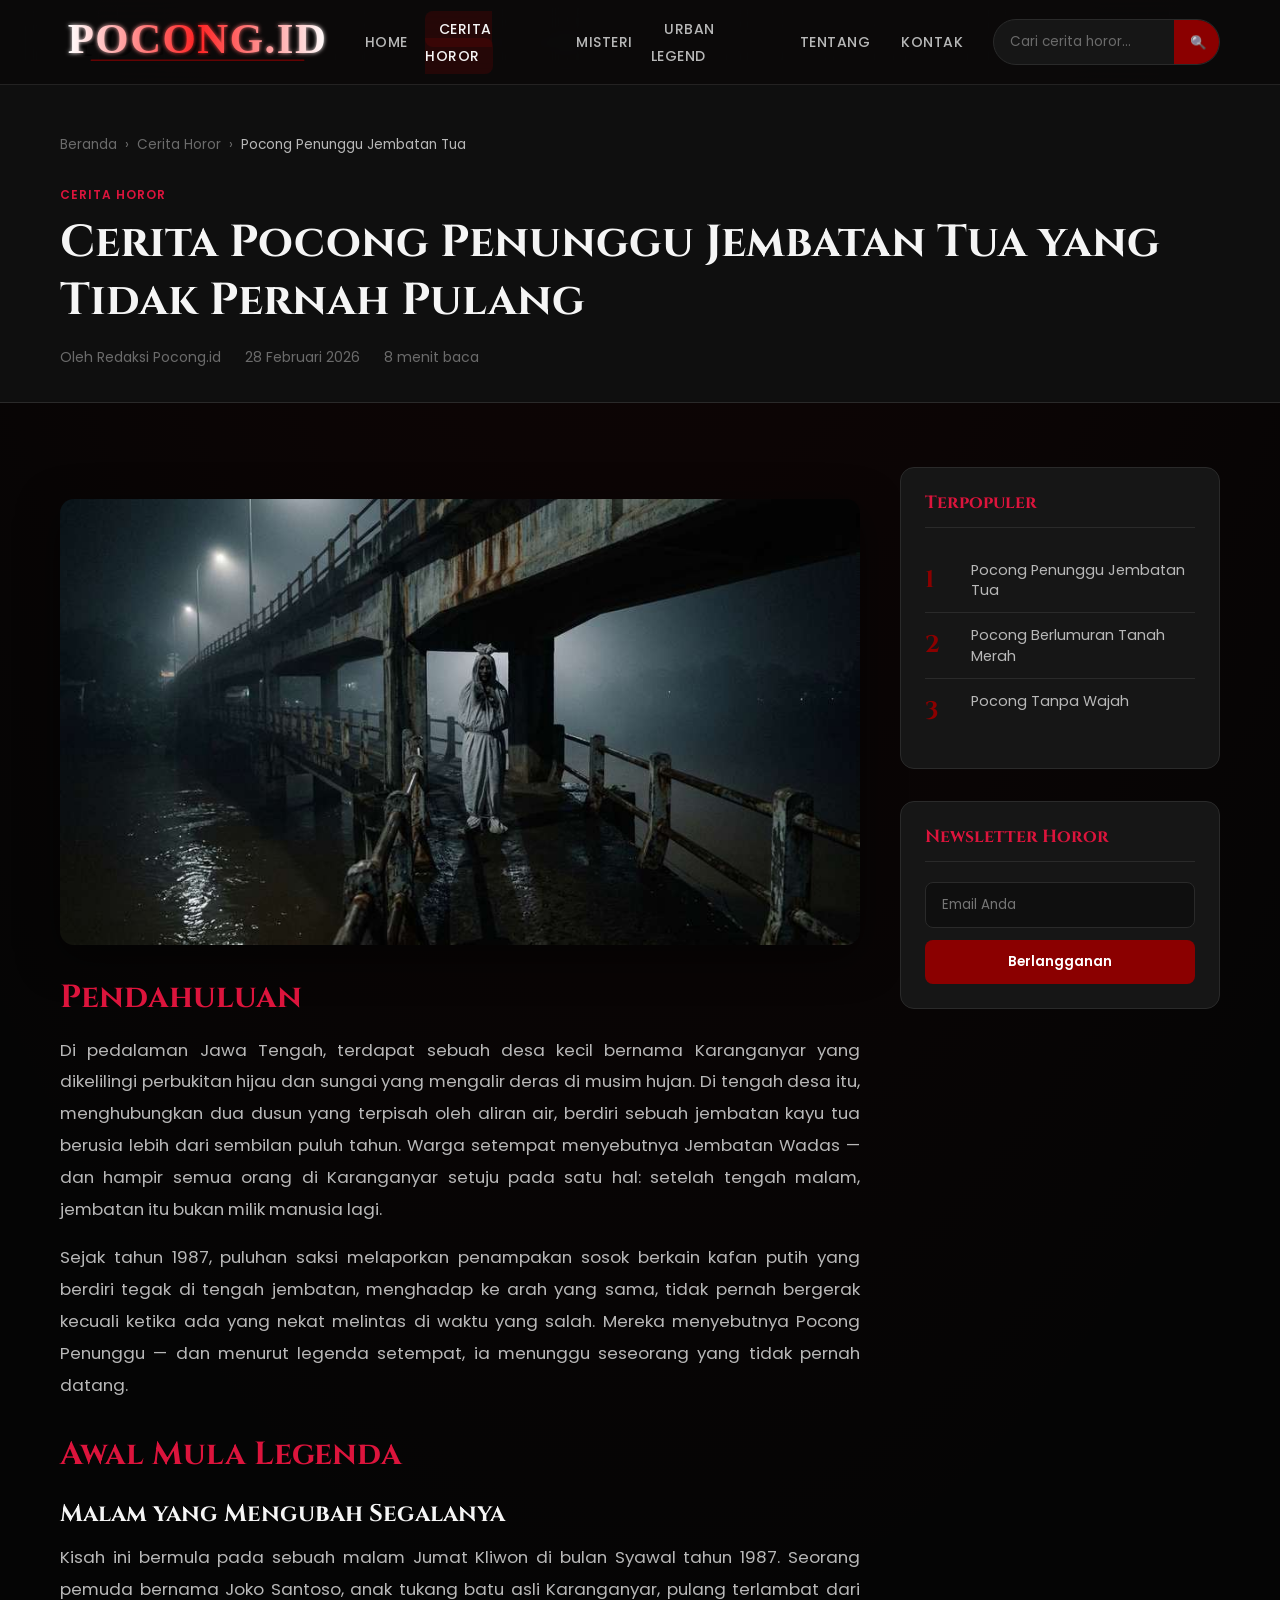
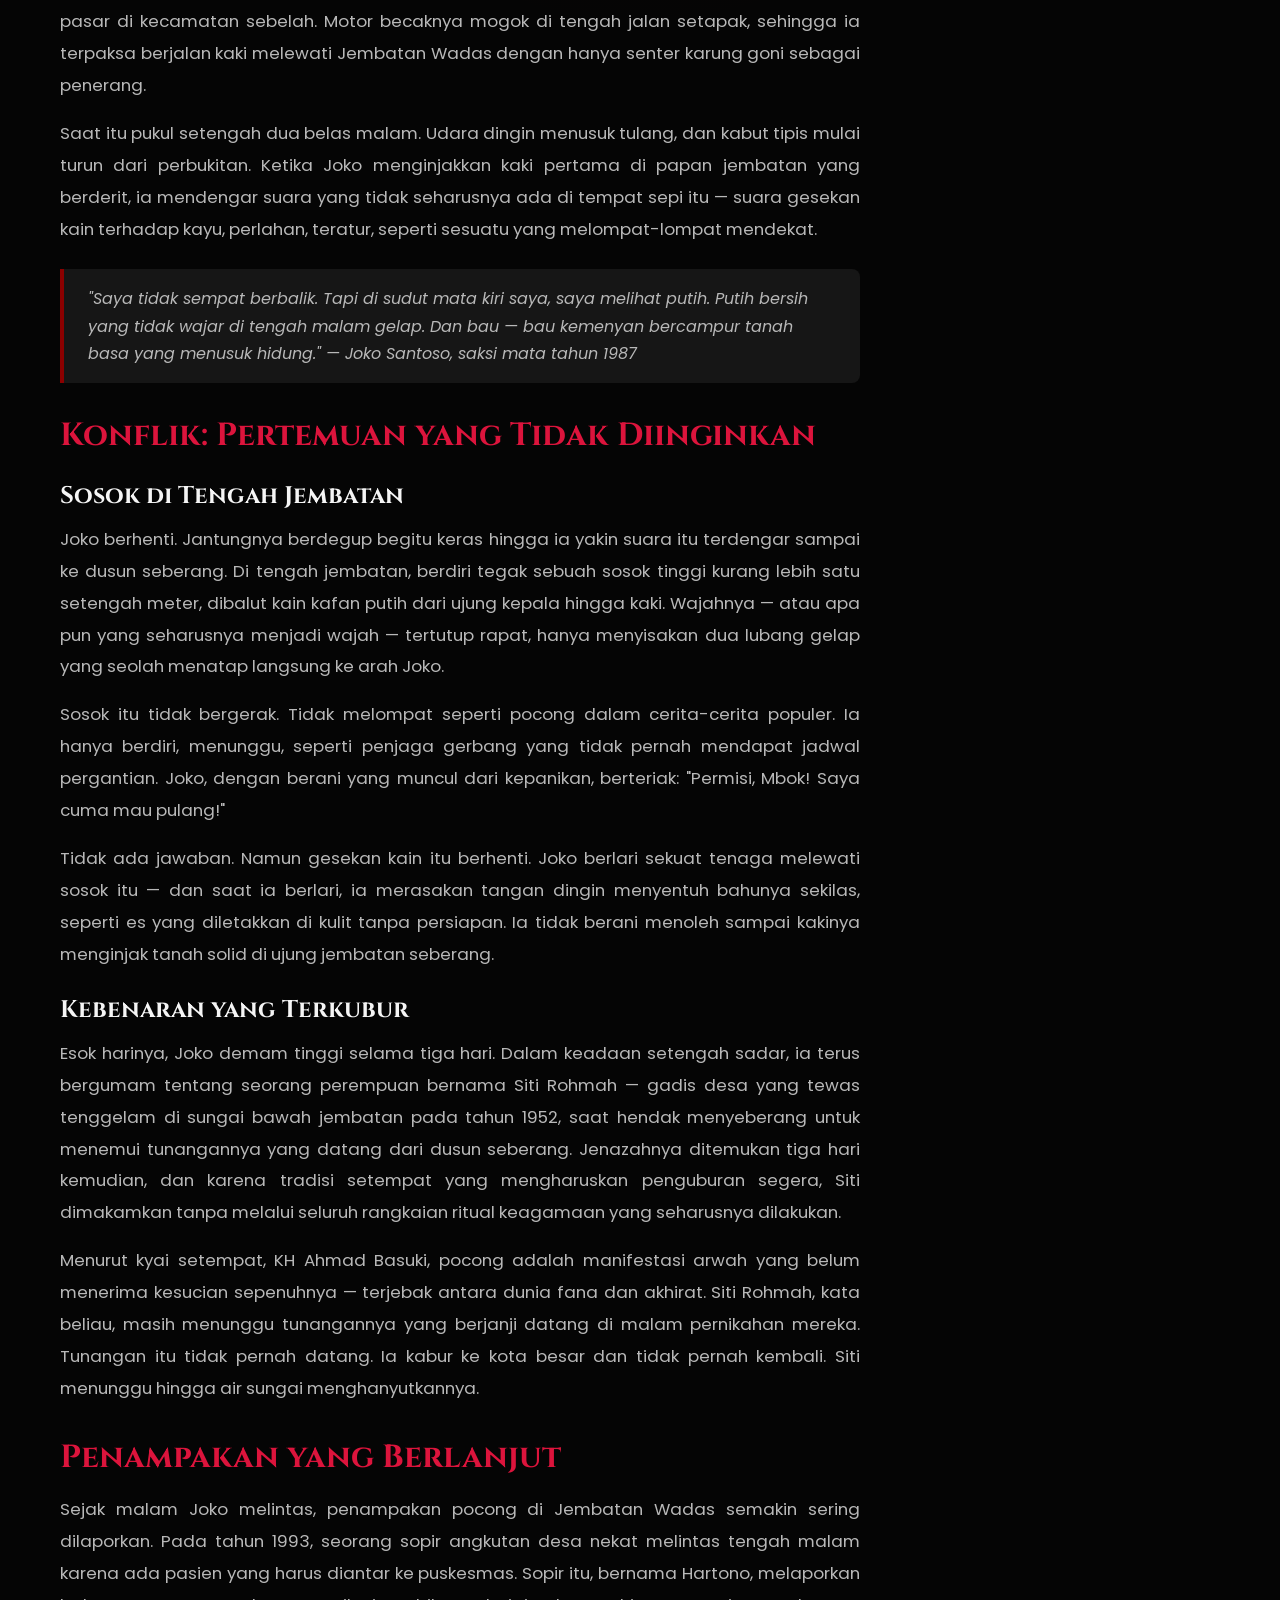
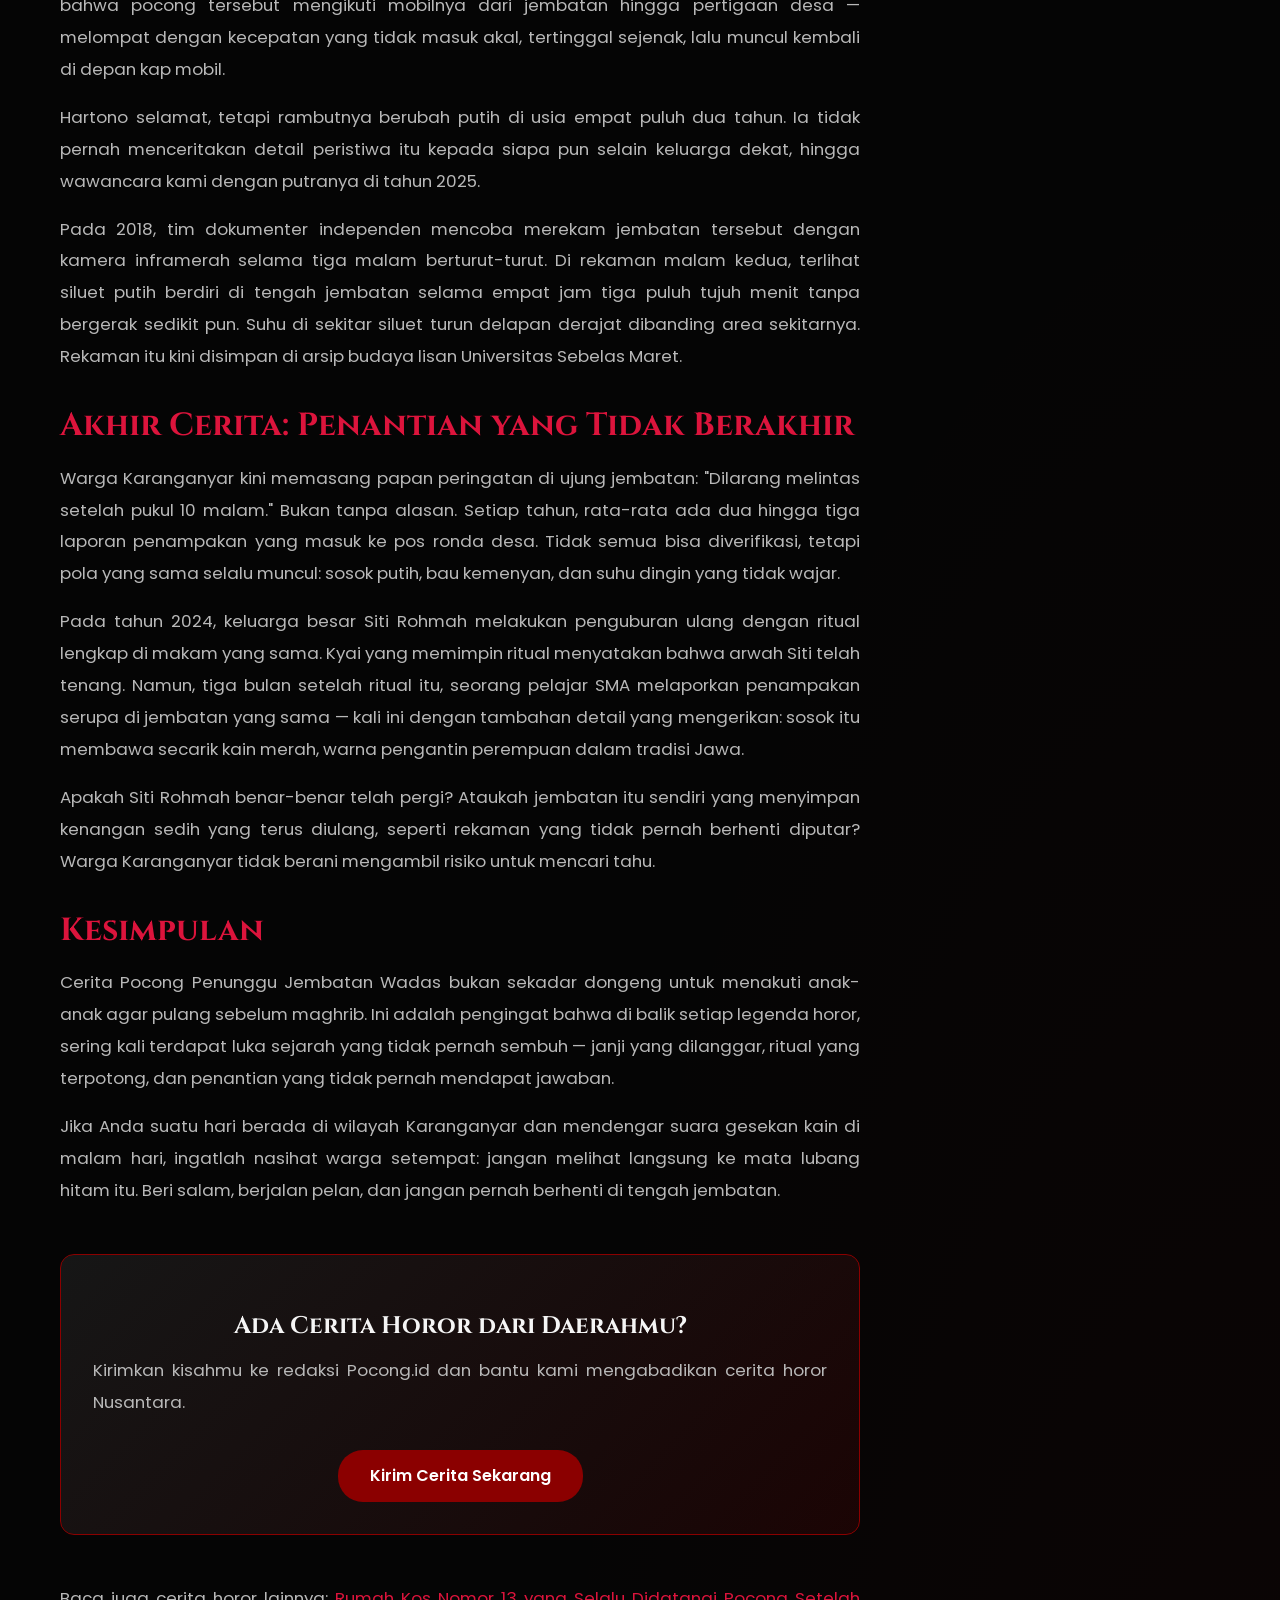
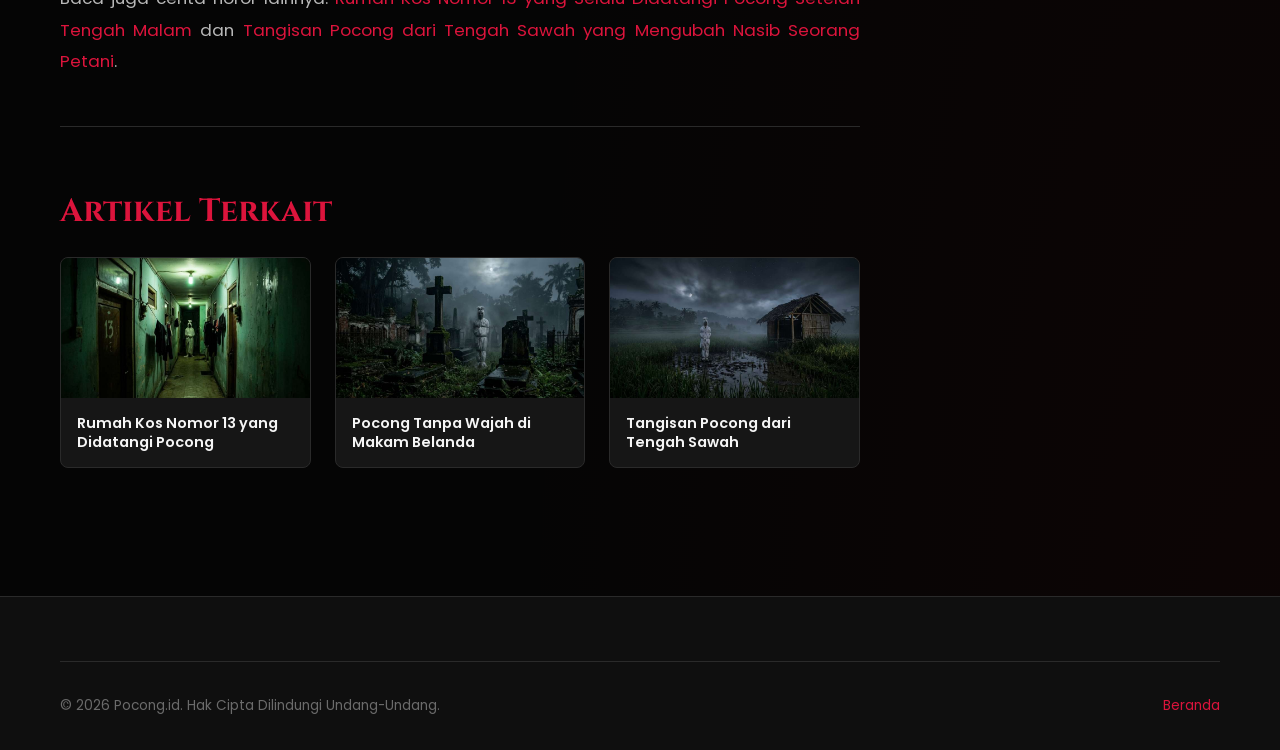
<file: artikel1.html>
<!DOCTYPE html>
<html lang="id">
<head>
  <meta charset="UTF-8">
    <meta name="theme-color" content="#050505">
  <meta name="color-scheme" content="dark">
  <meta name="format-detection" content="telephone=no">
  <link rel="alternate" hreflang="id" href="https://pocong.id/">
  <meta name="viewport" content="width=device-width, initial-scale=1.0">
  <title>Cerita Pocong Penunggu Jembatan Tua yang Tidak Pernah Pulang | Pocong.id</title>
  <meta name="description" content="Kisah mengerikan tentang pocong penunggu jembatan tua di Desa Karanganyar. Saksi mata melaporkan sosok berkain kafan putih yang tidak pernah meninggalkan jembatan sejak 1987.">
  <meta name="keywords" content="pocong jembatan, cerita horor jawa, pocong penunggu, hantu jembatan, cerita seram indonesia">
  <meta name="author" content="Redaksi Pocong.id">
  <meta name="robots" content="index, follow">
  <link rel="canonical" href="https://pocong.id/artikel1.html">
  <meta property="og:type" content="article">
  <meta property="og:title" content="Cerita Pocong Penunggu Jembatan Tua yang Tidak Pernah Pulang">
  <meta property="og:description" content="Sosok pocong telah menunggu di jembatan tua Desa Karanganyar sejak 1987. Tidak ada yang berani melintas setelah tengah malam.">
  <meta property="og:url" content="https://pocong.id/artikel1.html">
  <meta property="og:image" content="https://pocong.id/images/artikel1.jpg">
  <meta name="twitter:card" content="summary_large_image">
  <meta name="twitter:title" content="Pocong Penunggu Jembatan Tua">
  <meta name="twitter:description" content="Cerita horor dari Desa Karanganyar yang tidak pernah pudar dari ingatan warga.">
  <meta name="twitter:image" content="https://pocong.id/images/artikel1.jpg">
  <link rel="icon" type="image/png" href="images/favicon.png">
  <link rel="manifest" href="manifest.json">
  <link rel="preconnect" href="https://fonts.googleapis.com">
  <link rel="preconnect" href="https://fonts.gstatic.com" crossorigin>
  <link rel="preload" href="css/style.css" as="style">
  <link href="https://fonts.googleapis.com/css2?family=Cinzel:wght@400;600;700&family=Poppins:wght@400;500;600&display=swap" rel="stylesheet" media="print" onload="this.media='all'">
  <link rel="stylesheet" href="css/style.css">
  <script type="application/ld+json">
  {
    "@context": "https://schema.org",
    "@type": "Article",
    "headline": "Cerita Pocong Penunggu Jembatan Tua yang Tidak Pernah Pulang",
    "description": "Kisah pocong penunggu jembatan tua di Desa Karanganyar sejak 1987",
    "image": "https://pocong.id/images/artikel1.jpg",
    "author": { "@type": "Organization", "name": "Redaksi Pocong.id" },
    "publisher": {
      "@type": "Organization",
      "name": "Pocong.id",
      "logo": { "@type": "ImageObject", "url": "https://pocong.id/images/logo.png" }
    },
    "datePublished": "2026-02-28",
    "dateModified": "2026-02-28",
    "mainEntityOfPage": "https://pocong.id/artikel1.html"
  }
  </script>
  <script type="application/ld+json">
  {
    "@context": "https://schema.org",
    "@type": "BreadcrumbList",
    "itemListElement": [
      { "@type": "ListItem", "position": 1, "name": "Beranda", "item": "https://pocong.id/" },
      { "@type": "ListItem", "position": 2, "name": "Cerita Horor", "item": "https://pocong.id/artikel1.html" },
      { "@type": "ListItem", "position": 3, "name": "Pocong Penunggu Jembatan Tua" }
    ]
  }
  </script>
</head>
<body>
  <a href="#main-content" class="skip-link">Lompat ke konten utama</a>

  <div id="loading-screen" role="status" aria-label="Memuat halaman" aria-live="polite">
    <svg class="loader-icon" viewBox="0 0 100 100" fill="none" xmlns="http://www.w3.org/2000/svg">
      <circle cx="50" cy="50" r="45" stroke="rgba(139, 0, 0, 0.2)" stroke-width="2" />
      <circle cx="50" cy="50" r="45" stroke="#ff0000" stroke-width="2" stroke-dasharray="283" stroke-dashoffset="75" stroke-linecap="round">
        <animateTransform attributeName="transform" type="rotate" from="0 50 50" to="360 50 50" dur="2s" repeatCount="indefinite" />
      </circle>
      <path d="M50 25C40.6 25 33 32.6 33 42C33 47.3 35.4 52 39.2 55.2V63H44.6V58H55.4V63H60.8V55.2C64.6 52 67 47.3 67 42C67 32.6 59.4 25 50 25ZM43.6 42.9C42.3 42.9 41.3 41.9 41.3 40.6C41.3 39.3 42.3 38.3 43.6 38.3C44.9 38.3 45.9 39.3 45.9 40.6C45.9 41.9 44.9 42.9 43.6 42.9ZM56.4 42.9C55.1 42.9 54.1 41.9 54.1 40.6C54.1 39.3 55.1 38.3 56.4 38.3C57.7 38.3 58.7 39.3 58.7 40.6C58.7 41.9 57.7 42.9 56.4 42.9Z" fill="#ff0000">
        <animate attributeName="opacity" values="0.5;1;0.5" dur="1.5s" repeatCount="indefinite" />
      </path>
    </svg>
    <div class="loader-logo">POCONG.ID</div>
    <div class="loader-bar"><div class="loader-bar-fill"></div></div>
  </div>
  <div id="rain-container" aria-hidden="true"></div>
  <div id="lightning-flash" aria-hidden="true"></div>

  <header>
    <nav class="navbar" role="navigation" aria-label="Navigasi utama">
      <div class="navbar-inner">
        <a href="index.html" class="navbar-logo">
          <img src="images/logo.svg" alt="Logo Pocong.id" width="240" height="60">
        </a>
        <ul class="navbar-nav">
          <li><a href="index.html">Home</a></li>
          <li><a href="artikel1.html">Cerita Horor</a></li>
          <li><a href="artikel3.html">Misteri</a></li>
          <li><a href="artikel5.html">Urban Legend</a></li>
          <li><a href="tentang.html">Tentang</a></li>
          <li><a href="kontak.html">Kontak</a></li>
        </ul>
        <form class="search-form" role="search">
          <input type="search" placeholder="Cari cerita horor..." aria-label="Kata kunci pencarian">
          <button type="submit" aria-label="Cari">&#128269;</button>
        </form>
        <button class="hamburger" aria-label="Buka menu"><span></span><span></span><span></span></button>
      </div>
    </nav>
  </header>

  <div id="reading-progress" role="progressbar" aria-label="Kemajuan membaca artikel" aria-valuemin="0" aria-valuemax="100" aria-valuenow="0"></div>
  <main id="main-content">
    <div class="page-header">
      <div class="container">
        <nav class="breadcrumb" aria-label="Breadcrumb">
          <a href="index.html">Beranda</a> <span>&rsaquo;</span>
          <a href="artikel1.html">Cerita Horor</a> <span>&rsaquo;</span>
          <span class="current">Pocong Penunggu Jembatan Tua</span>
        </nav>
        <header class="article-header fade-in">
          <span class="article-category">Cerita Horor</span>
          <h1>Cerita Pocong Penunggu Jembatan Tua yang Tidak Pernah Pulang</h1>
          <div class="article-header-meta">
            <span>Oleh Redaksi Pocong.id</span>
            <time datetime="2026-02-28">28 Februari 2026</time>
            <span>8 menit baca</span>
          </div>
        </header>
      </div>
    </div>

    <article class="section">
      <div class="container">
        <div class="main-grid">
          <div class="article-content fade-in">
            <figure class="article-featured-image">
              <img src="images/artikel1.jpg" alt="Jembatan tua di Desa Karanganyar yang dikabarkan dihuni pocong penunggu" width="800" height="500" decoding="async" fetchpriority="high" loading="eager">
            </figure>

            <h2>Pendahuluan</h2>
            <p>Di pedalaman Jawa Tengah, terdapat sebuah desa kecil bernama Karanganyar yang dikelilingi perbukitan hijau dan sungai yang mengalir deras di musim hujan. Di tengah desa itu, menghubungkan dua dusun yang terpisah oleh aliran air, berdiri sebuah jembatan kayu tua berusia lebih dari sembilan puluh tahun. Warga setempat menyebutnya Jembatan Wadas — dan hampir semua orang di Karanganyar setuju pada satu hal: setelah tengah malam, jembatan itu bukan milik manusia lagi.</p>
            <p>Sejak tahun 1987, puluhan saksi melaporkan penampakan sosok berkain kafan putih yang berdiri tegak di tengah jembatan, menghadap ke arah yang sama, tidak pernah bergerak kecuali ketika ada yang nekat melintas di waktu yang salah. Mereka menyebutnya Pocong Penunggu — dan menurut legenda setempat, ia menunggu seseorang yang tidak pernah datang.</p>

            <h2>Awal Mula Legenda</h2>
            <h3>Malam yang Mengubah Segalanya</h3>
            <p>Kisah ini bermula pada sebuah malam Jumat Kliwon di bulan Syawal tahun 1987. Seorang pemuda bernama Joko Santoso, anak tukang batu asli Karanganyar, pulang terlambat dari pasar di kecamatan sebelah. Motor becaknya mogok di tengah jalan setapak, sehingga ia terpaksa berjalan kaki melewati Jembatan Wadas dengan hanya senter karung goni sebagai penerang.</p>
            <p>Saat itu pukul setengah dua belas malam. Udara dingin menusuk tulang, dan kabut tipis mulai turun dari perbukitan. Ketika Joko menginjakkan kaki pertama di papan jembatan yang berderit, ia mendengar suara yang tidak seharusnya ada di tempat sepi itu — suara gesekan kain terhadap kayu, perlahan, teratur, seperti sesuatu yang melompat-lompat mendekat.</p>
            <blockquote>"Saya tidak sempat berbalik. Tapi di sudut mata kiri saya, saya melihat putih. Putih bersih yang tidak wajar di tengah malam gelap. Dan bau — bau kemenyan bercampur tanah basa yang menusuk hidung." — Joko Santoso, saksi mata tahun 1987</blockquote>

            <h2>Konflik: Pertemuan yang Tidak Diinginkan</h2>
            <h3>Sosok di Tengah Jembatan</h3>
            <p>Joko berhenti. Jantungnya berdegup begitu keras hingga ia yakin suara itu terdengar sampai ke dusun seberang. Di tengah jembatan, berdiri tegak sebuah sosok tinggi kurang lebih satu setengah meter, dibalut kain kafan putih dari ujung kepala hingga kaki. Wajahnya — atau apa pun yang seharusnya menjadi wajah — tertutup rapat, hanya menyisakan dua lubang gelap yang seolah menatap langsung ke arah Joko.</p>
            <p>Sosok itu tidak bergerak. Tidak melompat seperti pocong dalam cerita-cerita populer. Ia hanya berdiri, menunggu, seperti penjaga gerbang yang tidak pernah mendapat jadwal pergantian. Joko, dengan berani yang muncul dari kepanikan, berteriak: "Permisi, Mbok! Saya cuma mau pulang!"</p>
            <p>Tidak ada jawaban. Namun gesekan kain itu berhenti. Joko berlari sekuat tenaga melewati sosok itu — dan saat ia berlari, ia merasakan tangan dingin menyentuh bahunya sekilas, seperti es yang diletakkan di kulit tanpa persiapan. Ia tidak berani menoleh sampai kakinya menginjak tanah solid di ujung jembatan seberang.</p>

            <h3>Kebenaran yang Terkubur</h3>
            <p>Esok harinya, Joko demam tinggi selama tiga hari. Dalam keadaan setengah sadar, ia terus bergumam tentang seorang perempuan bernama Siti Rohmah — gadis desa yang tewas tenggelam di sungai bawah jembatan pada tahun 1952, saat hendak menyeberang untuk menemui tunangannya yang datang dari dusun seberang. Jenazahnya ditemukan tiga hari kemudian, dan karena tradisi setempat yang mengharuskan penguburan segera, Siti dimakamkan tanpa melalui seluruh rangkaian ritual keagamaan yang seharusnya dilakukan.</p>
            <p>Menurut kyai setempat, KH Ahmad Basuki, pocong adalah manifestasi arwah yang belum menerima kesucian sepenuhnya — terjebak antara dunia fana dan akhirat. Siti Rohmah, kata beliau, masih menunggu tunangannya yang berjanji datang di malam pernikahan mereka. Tunangan itu tidak pernah datang. Ia kabur ke kota besar dan tidak pernah kembali. Siti menunggu hingga air sungai menghanyutkannya.</p>

            <h2>Penampakan yang Berlanjut</h2>
            <p>Sejak malam Joko melintas, penampakan pocong di Jembatan Wadas semakin sering dilaporkan. Pada tahun 1993, seorang sopir angkutan desa nekat melintas tengah malam karena ada pasien yang harus diantar ke puskesmas. Sopir itu, bernama Hartono, melaporkan bahwa pocong tersebut mengikuti mobilnya dari jembatan hingga pertigaan desa — melompat dengan kecepatan yang tidak masuk akal, tertinggal sejenak, lalu muncul kembali di depan kap mobil.</p>
            <p>Hartono selamat, tetapi rambutnya berubah putih di usia empat puluh dua tahun. Ia tidak pernah menceritakan detail peristiwa itu kepada siapa pun selain keluarga dekat, hingga wawancara kami dengan putranya di tahun 2025.</p>
            <p>Pada 2018, tim dokumenter independen mencoba merekam jembatan tersebut dengan kamera inframerah selama tiga malam berturut-turut. Di rekaman malam kedua, terlihat siluet putih berdiri di tengah jembatan selama empat jam tiga puluh tujuh menit tanpa bergerak sedikit pun. Suhu di sekitar siluet turun delapan derajat dibanding area sekitarnya. Rekaman itu kini disimpan di arsip budaya lisan Universitas Sebelas Maret.</p>

            <h2>Akhir Cerita: Penantian yang Tidak Berakhir</h2>
            <p>Warga Karanganyar kini memasang papan peringatan di ujung jembatan: "Dilarang melintas setelah pukul 10 malam." Bukan tanpa alasan. Setiap tahun, rata-rata ada dua hingga tiga laporan penampakan yang masuk ke pos ronda desa. Tidak semua bisa diverifikasi, tetapi pola yang sama selalu muncul: sosok putih, bau kemenyan, dan suhu dingin yang tidak wajar.</p>
            <p>Pada tahun 2024, keluarga besar Siti Rohmah melakukan penguburan ulang dengan ritual lengkap di makam yang sama. Kyai yang memimpin ritual menyatakan bahwa arwah Siti telah tenang. Namun, tiga bulan setelah ritual itu, seorang pelajar SMA melaporkan penampakan serupa di jembatan yang sama — kali ini dengan tambahan detail yang mengerikan: sosok itu membawa secarik kain merah, warna pengantin perempuan dalam tradisi Jawa.</p>
            <p>Apakah Siti Rohmah benar-benar telah pergi? Ataukah jembatan itu sendiri yang menyimpan kenangan sedih yang terus diulang, seperti rekaman yang tidak pernah berhenti diputar? Warga Karanganyar tidak berani mengambil risiko untuk mencari tahu.</p>

            <h2>Kesimpulan</h2>
            <p>Cerita Pocong Penunggu Jembatan Wadas bukan sekadar dongeng untuk menakuti anak-anak agar pulang sebelum maghrib. Ini adalah pengingat bahwa di balik setiap legenda horor, sering kali terdapat luka sejarah yang tidak pernah sembuh — janji yang dilanggar, ritual yang terpotong, dan penantian yang tidak pernah mendapat jawaban.</p>
            <p>Jika Anda suatu hari berada di wilayah Karanganyar dan mendengar suara gesekan kain di malam hari, ingatlah nasihat warga setempat: jangan melihat langsung ke mata lubang hitam itu. Beri salam, berjalan pelan, dan jangan pernah berhenti di tengah jembatan.</p>

            <div class="article-cta">
              <h3>Ada Cerita Horor dari Daerahmu?</h3>
              <p>Kirimkan kisahmu ke redaksi Pocong.id dan bantu kami mengabadikan cerita horor Nusantara.</p>
              <a href="kontak.html" class="btn">Kirim Cerita Sekarang</a>
            </div>

            <p>Baca juga cerita horor lainnya: <a href="artikel2.html">Rumah Kos Nomor 13 yang Selalu Didatangi Pocong Setelah Tengah Malam</a> dan <a href="artikel4.html">Tangisan Pocong dari Tengah Sawah yang Mengubah Nasib Seorang Petani</a>.</p>

            <section class="related-articles" aria-labelledby="related-title">
              <h2 id="related-title">Artikel Terkait</h2>
              <div class="related-grid">
                <article class="related-card">
                  <img src="images/artikel2.jpg" alt="Rumah kos nomor 13" width="300" height="140" decoding="async" loading="lazy">
                  <div class="related-card-body">
                    <h4><a href="artikel2.html">Rumah Kos Nomor 13 yang Didatangi Pocong</a></h4>
                  </div>
                </article>
                <article class="related-card">
                  <img src="images/artikel3.jpg" alt="Pocong di makam Belanda" width="300" height="140" decoding="async" loading="lazy">
                  <div class="related-card-body">
                    <h4><a href="artikel3.html">Pocong Tanpa Wajah di Makam Belanda</a></h4>
                  </div>
                </article>
                <article class="related-card">
                  <img src="images/artikel4.jpg" alt="Tangisan pocong di sawah" width="300" height="140" decoding="async" loading="lazy">
                  <div class="related-card-body">
                    <h4><a href="artikel4.html">Tangisan Pocong dari Tengah Sawah</a></h4>
                  </div>
                </article>
              </div>
            </section>
          </div>

          <aside class="sidebar">
            <div class="sidebar-widget fade-in">
              <h3 class="widget-title">Terpopuler</h3>
              <ol class="popular-list">
                <li><span class="popular-number">1</span><a href="artikel1.html">Pocong Penunggu Jembatan Tua</a></li>
                <li><span class="popular-number">2</span><a href="artikel5.html">Pocong Berlumuran Tanah Merah</a></li>
                <li><span class="popular-number">3</span><a href="artikel3.html">Pocong Tanpa Wajah</a></li>
              </ol>
            </div>
            <div class="sidebar-widget fade-in">
              <h3 class="widget-title">Newsletter Horor</h3>
              <form class="newsletter-form">
                <input type="email" placeholder="Email Anda" required aria-label="Email">
                <button type="submit">Berlangganan</button>
              </form>
            </div>
          </aside>
        </div>
      </div>
    </article>
  </main>

  <footer class="footer">
    <div class="container">
      <div class="footer-bottom">
        <p>&copy; 2026 Pocong.id. Hak Cipta Dilindungi Undang-Undang.</p>
        <p><a href="index.html">Beranda</a></p>
      </div>
    </div>
  </footer>
  <button id="back-to-top" aria-label="Kembali ke atas">&#8593;</button>
    <script src="js/config.js" defer></script>
  <script src="js/script.js" defer></script>
</body>
</html>
</file>
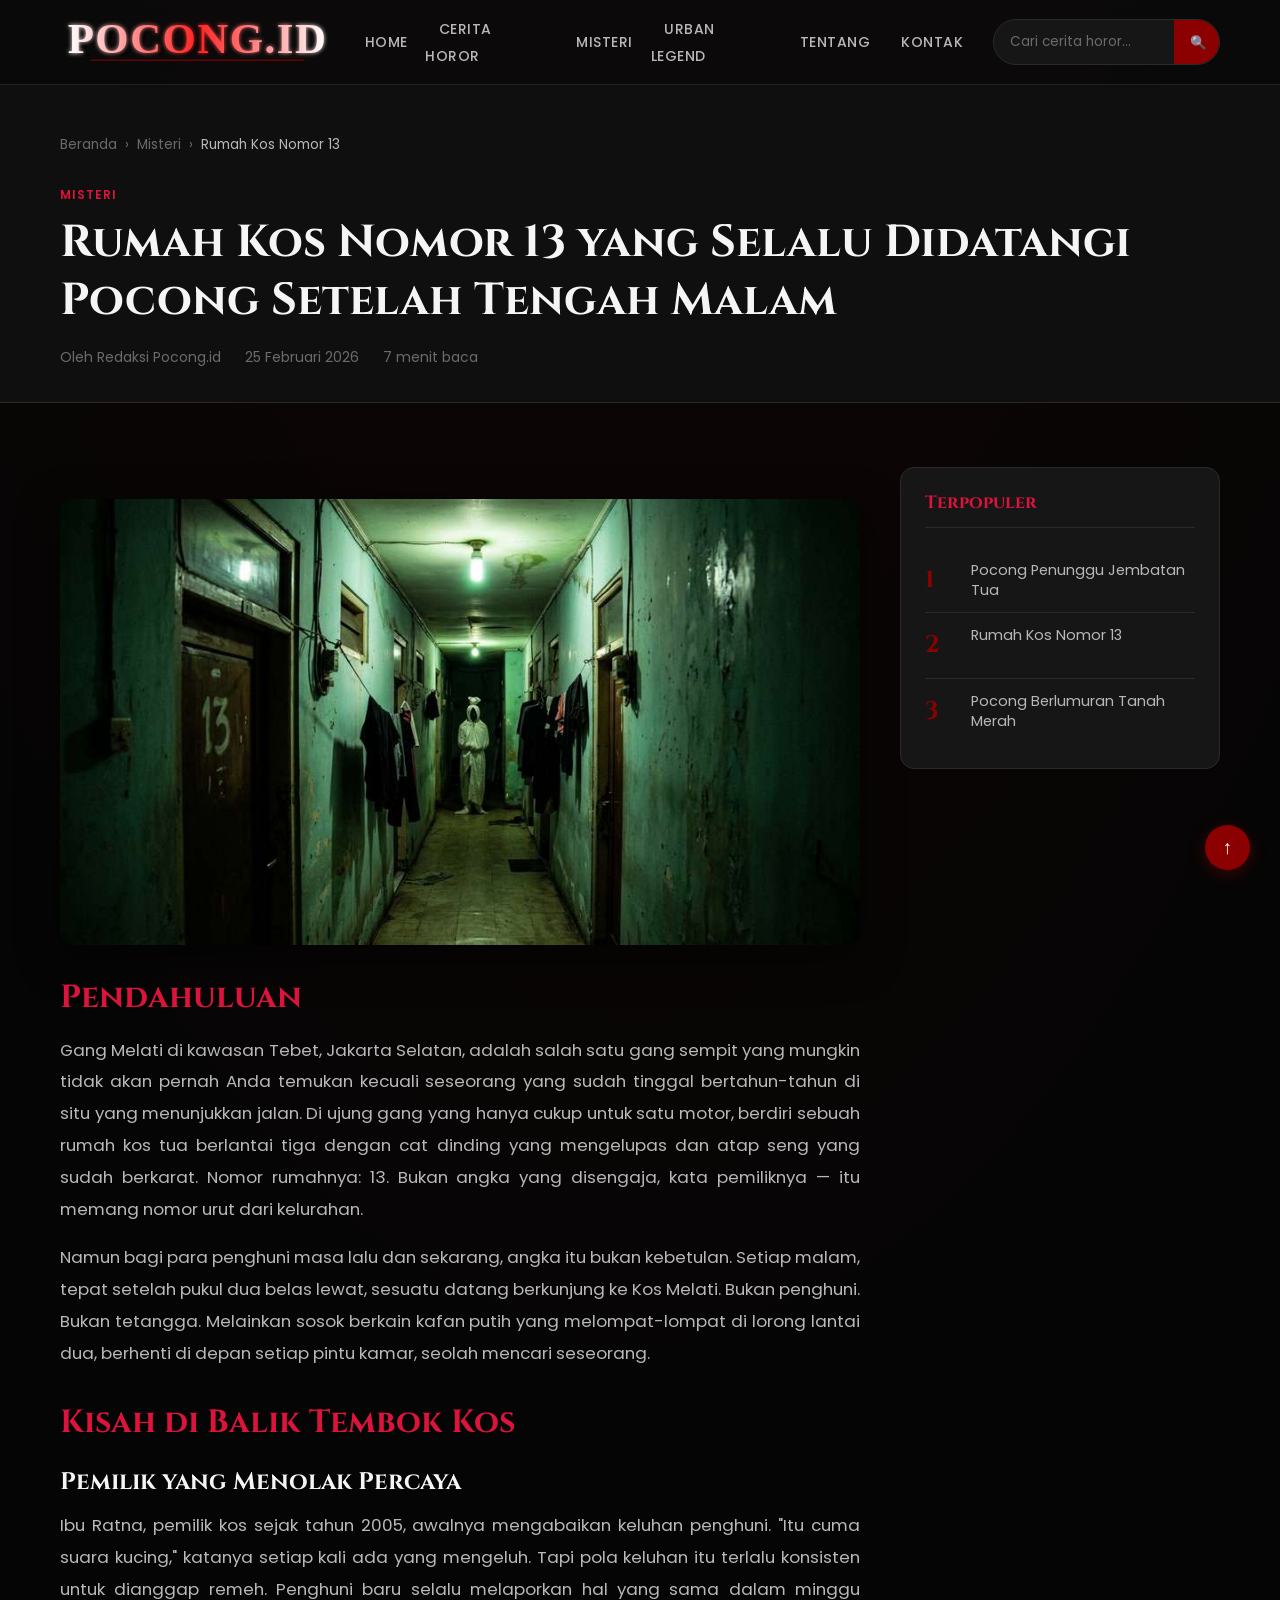
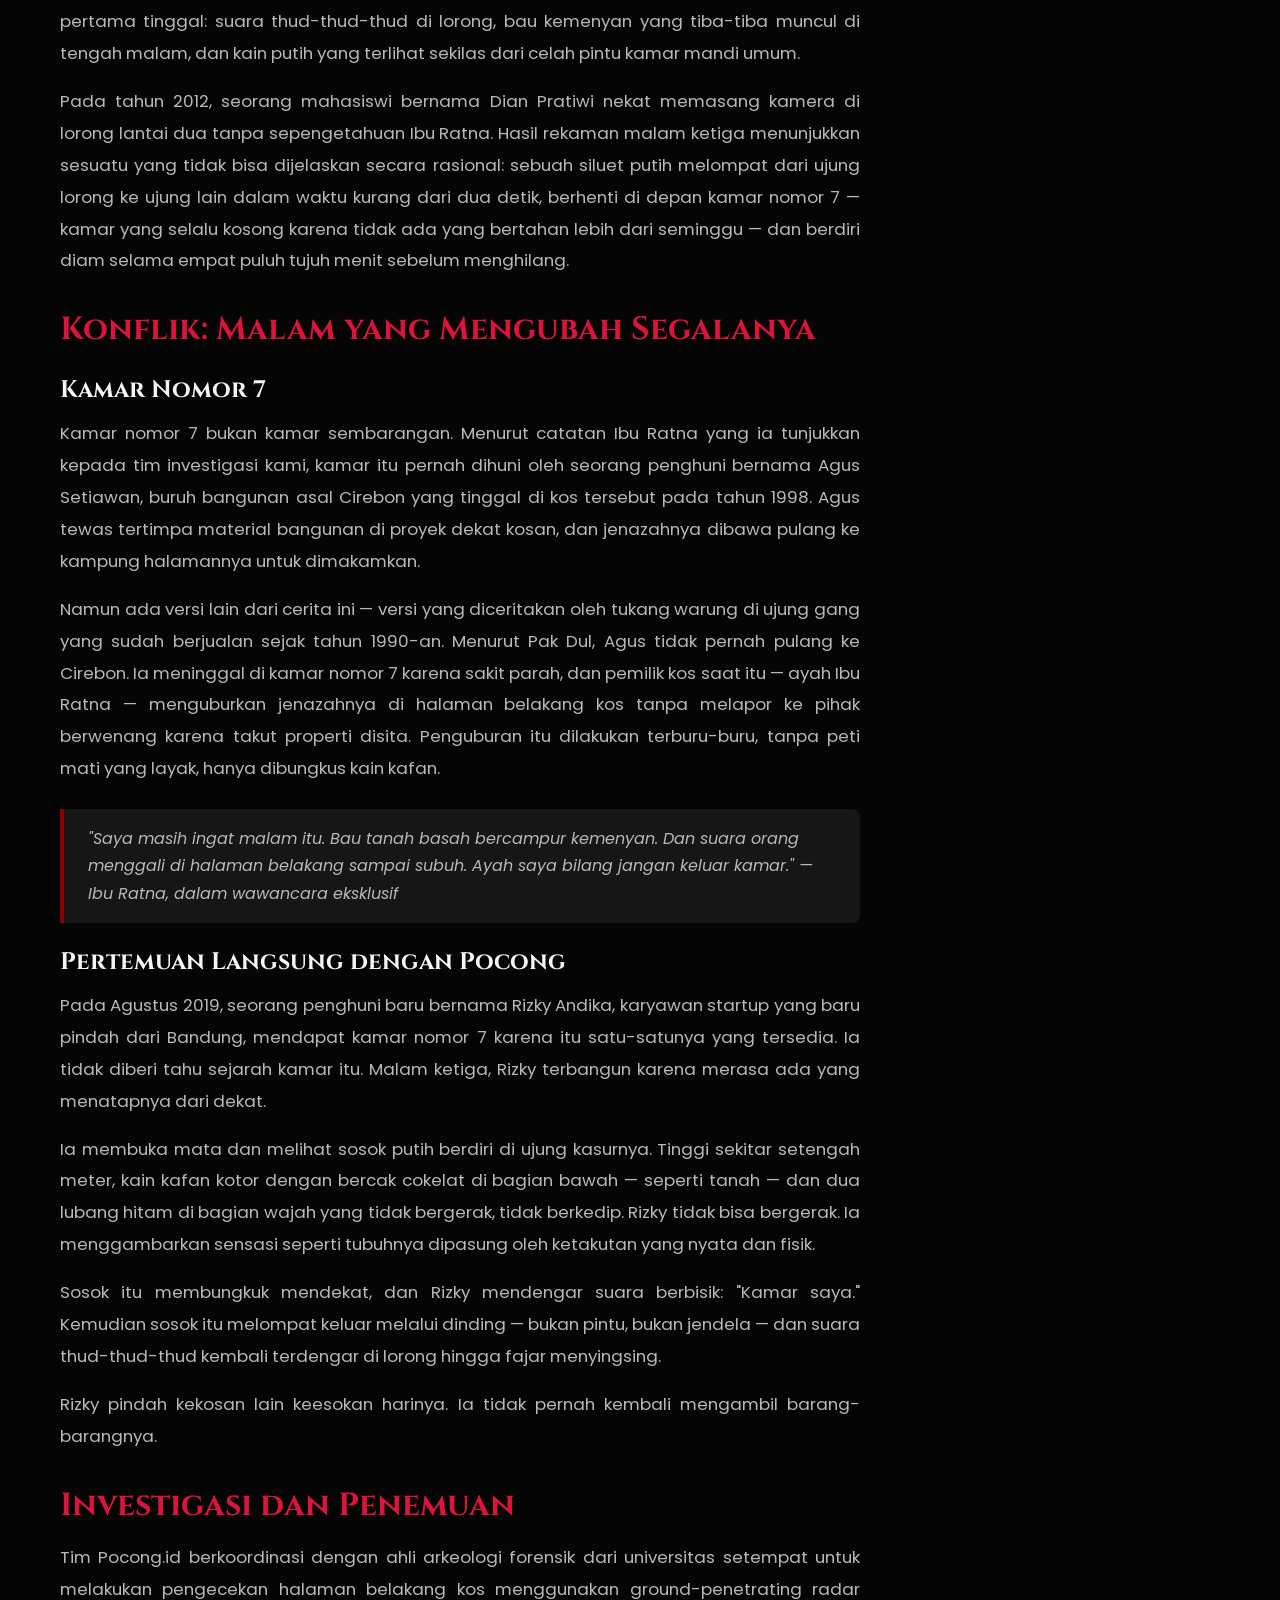
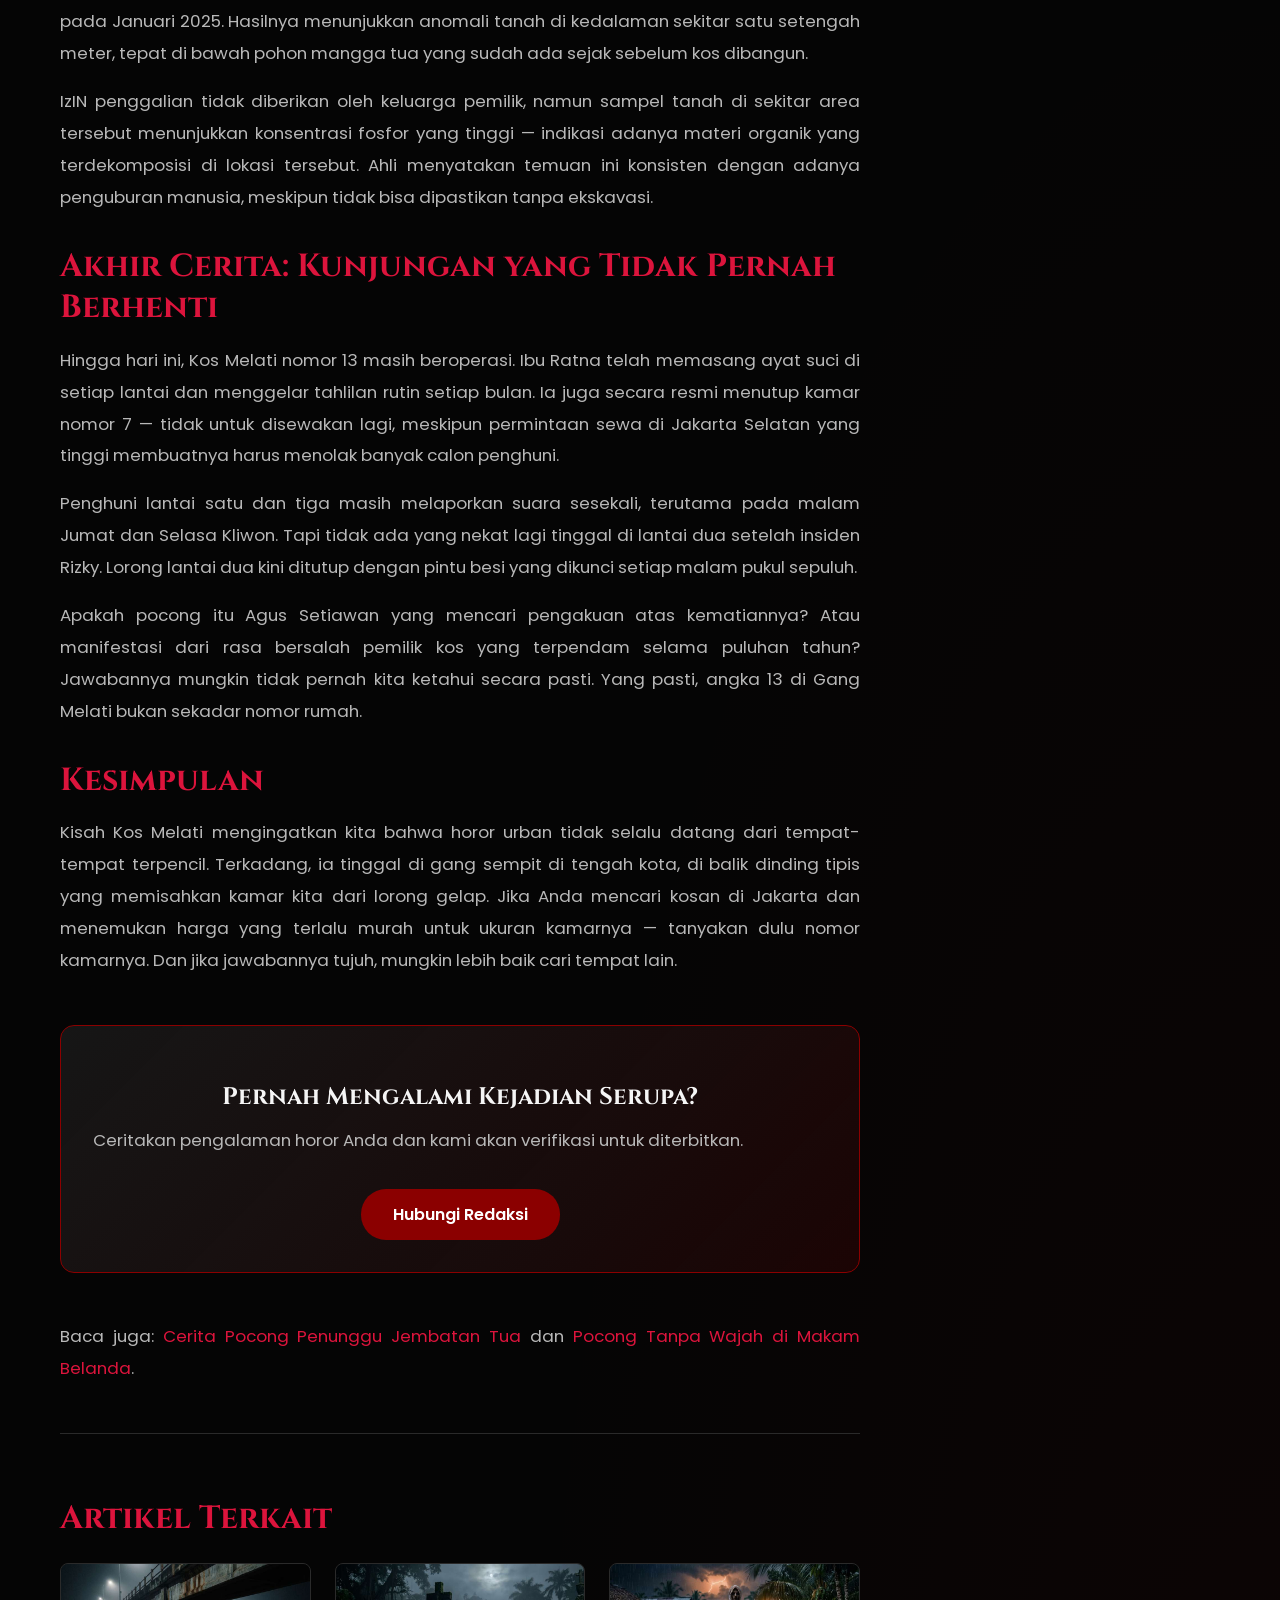
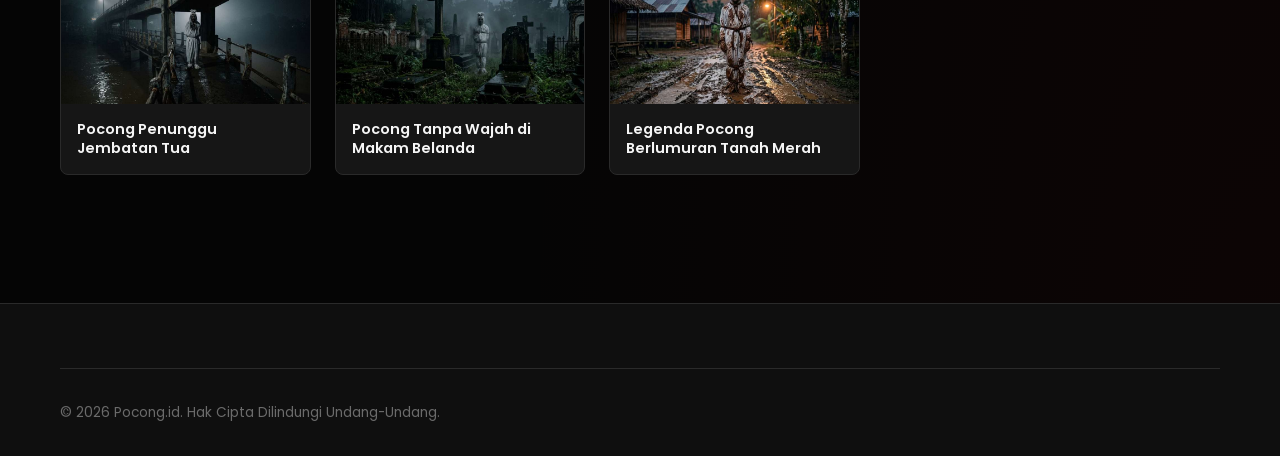
<file: artikel2.html>
<!DOCTYPE html>
<html lang="id">
<head>
  <meta charset="UTF-8">
    <meta name="theme-color" content="#050505">
  <meta name="color-scheme" content="dark">
  <meta name="format-detection" content="telephone=no">
  <link rel="alternate" hreflang="id" href="https://pocong.id/">
  <meta name="viewport" content="width=device-width, initial-scale=1.0">
  <title>Rumah Kos Nomor 13 yang Selalu Didatangi Pocong Setelah Tengah Malam | Pocong.id</title>
  <meta name="description" content="Kisah misterius rumah kos nomor 13 di Gang Melati, Jakarta. Penghuni melaporkan kunjungan pocong setiap malam setelah pukul 12.">
  <meta name="keywords" content="rumah kos angker, pocong jakarta, kos nomor 13, cerita horor urban, hantu kosan">
  <meta name="author" content="Redaksi Pocong.id">
  <meta name="robots" content="index, follow">
  <link rel="canonical" href="https://pocong.id/artikel2.html">
  <meta property="og:type" content="article">
  <meta property="og:title" content="Rumah Kos Nomor 13 yang Selalu Didatangi Pocong Setelah Tengah Malam">
  <meta property="og:description" content="Setiap malam setelah tengah malam, penghuni kosan Gang Melati mendengar kunjungan tak diundang.">
  <meta property="og:url" content="https://pocong.id/artikel2.html">
  <meta property="og:image" content="https://pocong.id/images/artikel2.jpg">
  <meta name="twitter:card" content="summary_large_image">
  <link rel="icon" type="image/png" href="images/favicon.png">
  <link rel="manifest" href="manifest.json">
  <link rel="preconnect" href="https://fonts.googleapis.com">
  <link rel="preconnect" href="https://fonts.gstatic.com" crossorigin>
  <link rel="preload" href="css/style.css" as="style">
  <link href="https://fonts.googleapis.com/css2?family=Cinzel:wght@400;600;700&family=Poppins:wght@400;500;600&display=swap" rel="stylesheet" media="print" onload="this.media='all'">
  <link rel="stylesheet" href="css/style.css">
  <script type="application/ld+json">
  {
    "@context": "https://schema.org",
    "@type": "Article",
    "headline": "Rumah Kos Nomor 13 yang Selalu Didatangi Pocong Setelah Tengah Malam",
    "image": "https://pocong.id/images/artikel2.jpg",
    "author": { "@type": "Organization", "name": "Redaksi Pocong.id" },
    "publisher": { "@type": "Organization", "name": "Pocong.id", "logo": { "@type": "ImageObject", "url": "https://pocong.id/images/logo.png" } },
    "datePublished": "2026-02-25",
    "dateModified": "2026-02-25",
    "mainEntityOfPage": "https://pocong.id/artikel2.html"
  }
  </script>
</head>
<body>
  <a href="#main-content" class="skip-link">Lompat ke konten utama</a>

  <div id="loading-screen" role="status" aria-label="Memuat halaman" aria-live="polite">
    <svg class="loader-icon" viewBox="0 0 100 100" fill="none" xmlns="http://www.w3.org/2000/svg">
      <circle cx="50" cy="50" r="45" stroke="rgba(139, 0, 0, 0.2)" stroke-width="2" />
      <circle cx="50" cy="50" r="45" stroke="#ff0000" stroke-width="2" stroke-dasharray="283" stroke-dashoffset="75" stroke-linecap="round">
        <animateTransform attributeName="transform" type="rotate" from="0 50 50" to="360 50 50" dur="2s" repeatCount="indefinite" />
      </circle>
      <path d="M50 25C40.6 25 33 32.6 33 42C33 47.3 35.4 52 39.2 55.2V63H44.6V58H55.4V63H60.8V55.2C64.6 52 67 47.3 67 42C67 32.6 59.4 25 50 25ZM43.6 42.9C42.3 42.9 41.3 41.9 41.3 40.6C41.3 39.3 42.3 38.3 43.6 38.3C44.9 38.3 45.9 39.3 45.9 40.6C45.9 41.9 44.9 42.9 43.6 42.9ZM56.4 42.9C55.1 42.9 54.1 41.9 54.1 40.6C54.1 39.3 55.1 38.3 56.4 38.3C57.7 38.3 58.7 39.3 58.7 40.6C58.7 41.9 57.7 42.9 56.4 42.9Z" fill="#ff0000">
        <animate attributeName="opacity" values="0.5;1;0.5" dur="1.5s" repeatCount="indefinite" />
      </path>
    </svg>
    <div class="loader-logo">POCONG.ID</div>
    <div class="loader-bar"><div class="loader-bar-fill"></div></div>
  </div>
  <div id="rain-container" aria-hidden="true"></div>
  <div id="lightning-flash" aria-hidden="true"></div>

  <header>
    <nav class="navbar" role="navigation" aria-label="Navigasi utama">
      <div class="navbar-inner">
        <a href="index.html" class="navbar-logo"><img src="images/logo.svg" alt="Logo Pocong.id" width="240" height="60"></a>
        <ul class="navbar-nav">
          <li><a href="index.html">Home</a></li>
          <li><a href="artikel1.html">Cerita Horor</a></li>
          <li><a href="artikel3.html">Misteri</a></li>
          <li><a href="artikel5.html">Urban Legend</a></li>
          <li><a href="tentang.html">Tentang</a></li>
          <li><a href="kontak.html">Kontak</a></li>
        </ul>
        <form class="search-form" role="search">
          <input type="search" placeholder="Cari cerita horor..." aria-label="Kata kunci pencarian">
          <button type="submit" aria-label="Cari">&#128269;</button>
        </form>
        <button class="hamburger" aria-label="Buka menu"><span></span><span></span><span></span></button>
      </div>
    </nav>
  </header>

  <div id="reading-progress" role="progressbar" aria-label="Kemajuan membaca artikel" aria-valuemin="0" aria-valuemax="100" aria-valuenow="0"></div>
  <main id="main-content">
    <div class="page-header">
      <div class="container">
        <nav class="breadcrumb" aria-label="Breadcrumb">
          <a href="index.html">Beranda</a> <span>&rsaquo;</span>
          <a href="artikel2.html">Misteri</a> <span>&rsaquo;</span>
          <span class="current">Rumah Kos Nomor 13</span>
        </nav>
        <header class="article-header fade-in">
          <span class="article-category">Misteri</span>
          <h1>Rumah Kos Nomor 13 yang Selalu Didatangi Pocong Setelah Tengah Malam</h1>
          <div class="article-header-meta">
            <span>Oleh Redaksi Pocong.id</span>
            <time datetime="2026-02-25">25 Februari 2026</time>
            <span>7 menit baca</span>
          </div>
        </header>
      </div>
    </div>

    <article class="section">
      <div class="container">
        <div class="main-grid">
          <div class="article-content fade-in">
            <figure class="article-featured-image">
              <img src="images/artikel2.jpg" alt="Gang sempit rumah kos nomor 13 di Jakarta yang angker" width="800" height="500" decoding="async" fetchpriority="high" loading="eager">
            </figure>

            <h2>Pendahuluan</h2>
            <p>Gang Melati di kawasan Tebet, Jakarta Selatan, adalah salah satu gang sempit yang mungkin tidak akan pernah Anda temukan kecuali seseorang yang sudah tinggal bertahun-tahun di situ yang menunjukkan jalan. Di ujung gang yang hanya cukup untuk satu motor, berdiri sebuah rumah kos tua berlantai tiga dengan cat dinding yang mengelupas dan atap seng yang sudah berkarat. Nomor rumahnya: 13. Bukan angka yang disengaja, kata pemiliknya — itu memang nomor urut dari kelurahan.</p>
            <p>Namun bagi para penghuni masa lalu dan sekarang, angka itu bukan kebetulan. Setiap malam, tepat setelah pukul dua belas lewat, sesuatu datang berkunjung ke Kos Melati. Bukan penghuni. Bukan tetangga. Melainkan sosok berkain kafan putih yang melompat-lompat di lorong lantai dua, berhenti di depan setiap pintu kamar, seolah mencari seseorang.</p>

            <h2>Kisah di Balik Tembok Kos</h2>
            <h3>Pemilik yang Menolak Percaya</h3>
            <p>Ibu Ratna, pemilik kos sejak tahun 2005, awalnya mengabaikan keluhan penghuni. "Itu cuma suara kucing," katanya setiap kali ada yang mengeluh. Tapi pola keluhan itu terlalu konsisten untuk dianggap remeh. Penghuni baru selalu melaporkan hal yang sama dalam minggu pertama tinggal: suara thud-thud-thud di lorong, bau kemenyan yang tiba-tiba muncul di tengah malam, dan kain putih yang terlihat sekilas dari celah pintu kamar mandi umum.</p>
            <p>Pada tahun 2012, seorang mahasiswi bernama Dian Pratiwi nekat memasang kamera di lorong lantai dua tanpa sepengetahuan Ibu Ratna. Hasil rekaman malam ketiga menunjukkan sesuatu yang tidak bisa dijelaskan secara rasional: sebuah siluet putih melompat dari ujung lorong ke ujung lain dalam waktu kurang dari dua detik, berhenti di depan kamar nomor 7 — kamar yang selalu kosong karena tidak ada yang bertahan lebih dari seminggu — dan berdiri diam selama empat puluh tujuh menit sebelum menghilang.</p>

            <h2>Konflik: Malam yang Mengubah Segalanya</h2>
            <h3>Kamar Nomor 7</h3>
            <p>Kamar nomor 7 bukan kamar sembarangan. Menurut catatan Ibu Ratna yang ia tunjukkan kepada tim investigasi kami, kamar itu pernah dihuni oleh seorang penghuni bernama Agus Setiawan, buruh bangunan asal Cirebon yang tinggal di kos tersebut pada tahun 1998. Agus tewas tertimpa material bangunan di proyek dekat kosan, dan jenazahnya dibawa pulang ke kampung halamannya untuk dimakamkan.</p>
            <p>Namun ada versi lain dari cerita ini — versi yang diceritakan oleh tukang warung di ujung gang yang sudah berjualan sejak tahun 1990-an. Menurut Pak Dul, Agus tidak pernah pulang ke Cirebon. Ia meninggal di kamar nomor 7 karena sakit parah, dan pemilik kos saat itu — ayah Ibu Ratna — menguburkan jenazahnya di halaman belakang kos tanpa melapor ke pihak berwenang karena takut properti disita. Penguburan itu dilakukan terburu-buru, tanpa peti mati yang layak, hanya dibungkus kain kafan.</p>
            <blockquote>"Saya masih ingat malam itu. Bau tanah basah bercampur kemenyan. Dan suara orang menggali di halaman belakang sampai subuh. Ayah saya bilang jangan keluar kamar." — Ibu Ratna, dalam wawancara eksklusif</blockquote>

            <h3>Pertemuan Langsung dengan Pocong</h3>
            <p>Pada Agustus 2019, seorang penghuni baru bernama Rizky Andika, karyawan startup yang baru pindah dari Bandung, mendapat kamar nomor 7 karena itu satu-satunya yang tersedia. Ia tidak diberi tahu sejarah kamar itu. Malam ketiga, Rizky terbangun karena merasa ada yang menatapnya dari dekat.</p>
            <p>Ia membuka mata dan melihat sosok putih berdiri di ujung kasurnya. Tinggi sekitar setengah meter, kain kafan kotor dengan bercak cokelat di bagian bawah — seperti tanah — dan dua lubang hitam di bagian wajah yang tidak bergerak, tidak berkedip. Rizky tidak bisa bergerak. Ia menggambarkan sensasi seperti tubuhnya dipasung oleh ketakutan yang nyata dan fisik.</p>
            <p>Sosok itu membungkuk mendekat, dan Rizky mendengar suara berbisik: "Kamar saya." Kemudian sosok itu melompat keluar melalui dinding — bukan pintu, bukan jendela — dan suara thud-thud-thud kembali terdengar di lorong hingga fajar menyingsing.</p>
            <p>Rizky pindah kekosan lain keesokan harinya. Ia tidak pernah kembali mengambil barang-barangnya.</p>

            <h2>Investigasi dan Penemuan</h2>
            <p>Tim Pocong.id berkoordinasi dengan ahli arkeologi forensik dari universitas setempat untuk melakukan pengecekan halaman belakang kos menggunakan ground-penetrating radar pada Januari 2025. Hasilnya menunjukkan anomali tanah di kedalaman sekitar satu setengah meter, tepat di bawah pohon mangga tua yang sudah ada sejak sebelum kos dibangun.</p>
            <p>IzIN penggalian tidak diberikan oleh keluarga pemilik, namun sampel tanah di sekitar area tersebut menunjukkan konsentrasi fosfor yang tinggi — indikasi adanya materi organik yang terdekomposisi di lokasi tersebut. Ahli menyatakan temuan ini konsisten dengan adanya penguburan manusia, meskipun tidak bisa dipastikan tanpa ekskavasi.</p>

            <h2>Akhir Cerita: Kunjungan yang Tidak Pernah Berhenti</h2>
            <p>Hingga hari ini, Kos Melati nomor 13 masih beroperasi. Ibu Ratna telah memasang ayat suci di setiap lantai dan menggelar tahlilan rutin setiap bulan. Ia juga secara resmi menutup kamar nomor 7 — tidak untuk disewakan lagi, meskipun permintaan sewa di Jakarta Selatan yang tinggi membuatnya harus menolak banyak calon penghuni.</p>
            <p>Penghuni lantai satu dan tiga masih melaporkan suara sesekali, terutama pada malam Jumat dan Selasa Kliwon. Tapi tidak ada yang nekat lagi tinggal di lantai dua setelah insiden Rizky. Lorong lantai dua kini ditutup dengan pintu besi yang dikunci setiap malam pukul sepuluh.</p>
            <p>Apakah pocong itu Agus Setiawan yang mencari pengakuan atas kematiannya? Atau manifestasi dari rasa bersalah pemilik kos yang terpendam selama puluhan tahun? Jawabannya mungkin tidak pernah kita ketahui secara pasti. Yang pasti, angka 13 di Gang Melati bukan sekadar nomor rumah.</p>

            <h2>Kesimpulan</h2>
            <p>Kisah Kos Melati mengingatkan kita bahwa horor urban tidak selalu datang dari tempat-tempat terpencil. Terkadang, ia tinggal di gang sempit di tengah kota, di balik dinding tipis yang memisahkan kamar kita dari lorong gelap. Jika Anda mencari kosan di Jakarta dan menemukan harga yang terlalu murah untuk ukuran kamarnya — tanyakan dulu nomor kamarnya. Dan jika jawabannya tujuh, mungkin lebih baik cari tempat lain.</p>

            <div class="article-cta">
              <h3>Pernah Mengalami Kejadian Serupa?</h3>
              <p>Ceritakan pengalaman horor Anda dan kami akan verifikasi untuk diterbitkan.</p>
              <a href="kontak.html" class="btn">Hubungi Redaksi</a>
            </div>

            <p>Baca juga: <a href="artikel1.html">Cerita Pocong Penunggu Jembatan Tua</a> dan <a href="artikel3.html">Pocong Tanpa Wajah di Makam Belanda</a>.</p>

            <section class="related-articles" aria-labelledby="related-title">
              <h2 id="related-title">Artikel Terkait</h2>
              <div class="related-grid">
                <article class="related-card">
                  <img src="images/artikel1.jpg" alt="Pocong penunggu jembatan" width="300" height="140" decoding="async" loading="lazy">
                  <div class="related-card-body"><h4><a href="artikel1.html">Pocong Penunggu Jembatan Tua</a></h4></div>
                </article>
                <article class="related-card">
                  <img src="images/artikel3.jpg" alt="Makam Belanda" width="300" height="140" decoding="async" loading="lazy">
                  <div class="related-card-body"><h4><a href="artikel3.html">Pocong Tanpa Wajah di Makam Belanda</a></h4></div>
                </article>
                <article class="related-card">
                  <img src="images/artikel5.jpg" alt="Desa terlarang" width="300" height="140" decoding="async" loading="lazy">
                  <div class="related-card-body"><h4><a href="artikel5.html">Legenda Pocong Berlumuran Tanah Merah</a></h4></div>
                </article>
              </div>
            </section>
          </div>

          <aside class="sidebar">
            <div class="sidebar-widget fade-in">
              <h3 class="widget-title">Terpopuler</h3>
              <ol class="popular-list">
                <li><span class="popular-number">1</span><a href="artikel1.html">Pocong Penunggu Jembatan Tua</a></li>
                <li><span class="popular-number">2</span><a href="artikel2.html">Rumah Kos Nomor 13</a></li>
                <li><span class="popular-number">3</span><a href="artikel5.html">Pocong Berlumuran Tanah Merah</a></li>
              </ol>
            </div>
          </aside>
        </div>
      </div>
    </article>
  </main>

  <footer class="footer">
    <div class="container">
      <div class="footer-bottom">
        <p>&copy; 2026 Pocong.id. Hak Cipta Dilindungi Undang-Undang.</p>
      </div>
    </div>
  </footer>
  <button id="back-to-top" aria-label="Kembali ke atas">&#8593;</button>
    <script src="js/config.js" defer></script>
  <script src="js/script.js" defer></script>
</body>
</html>
</file>
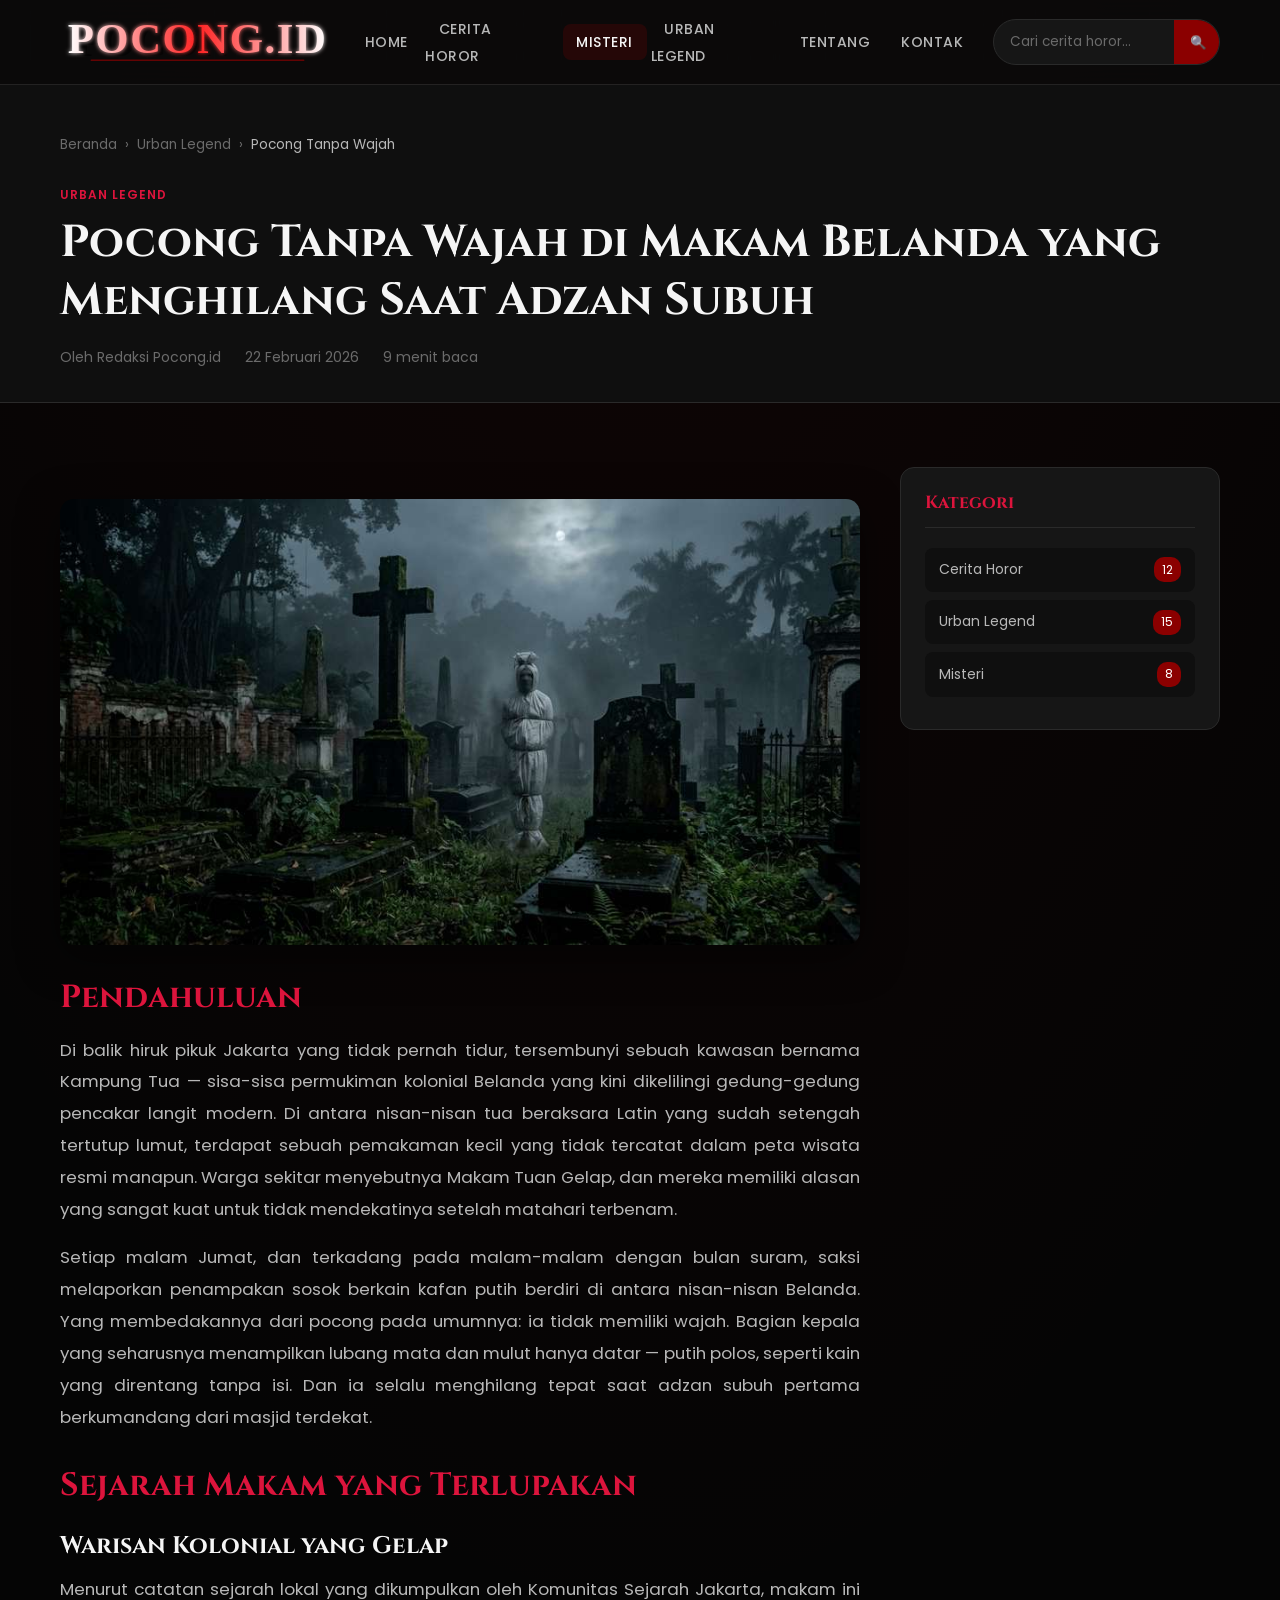
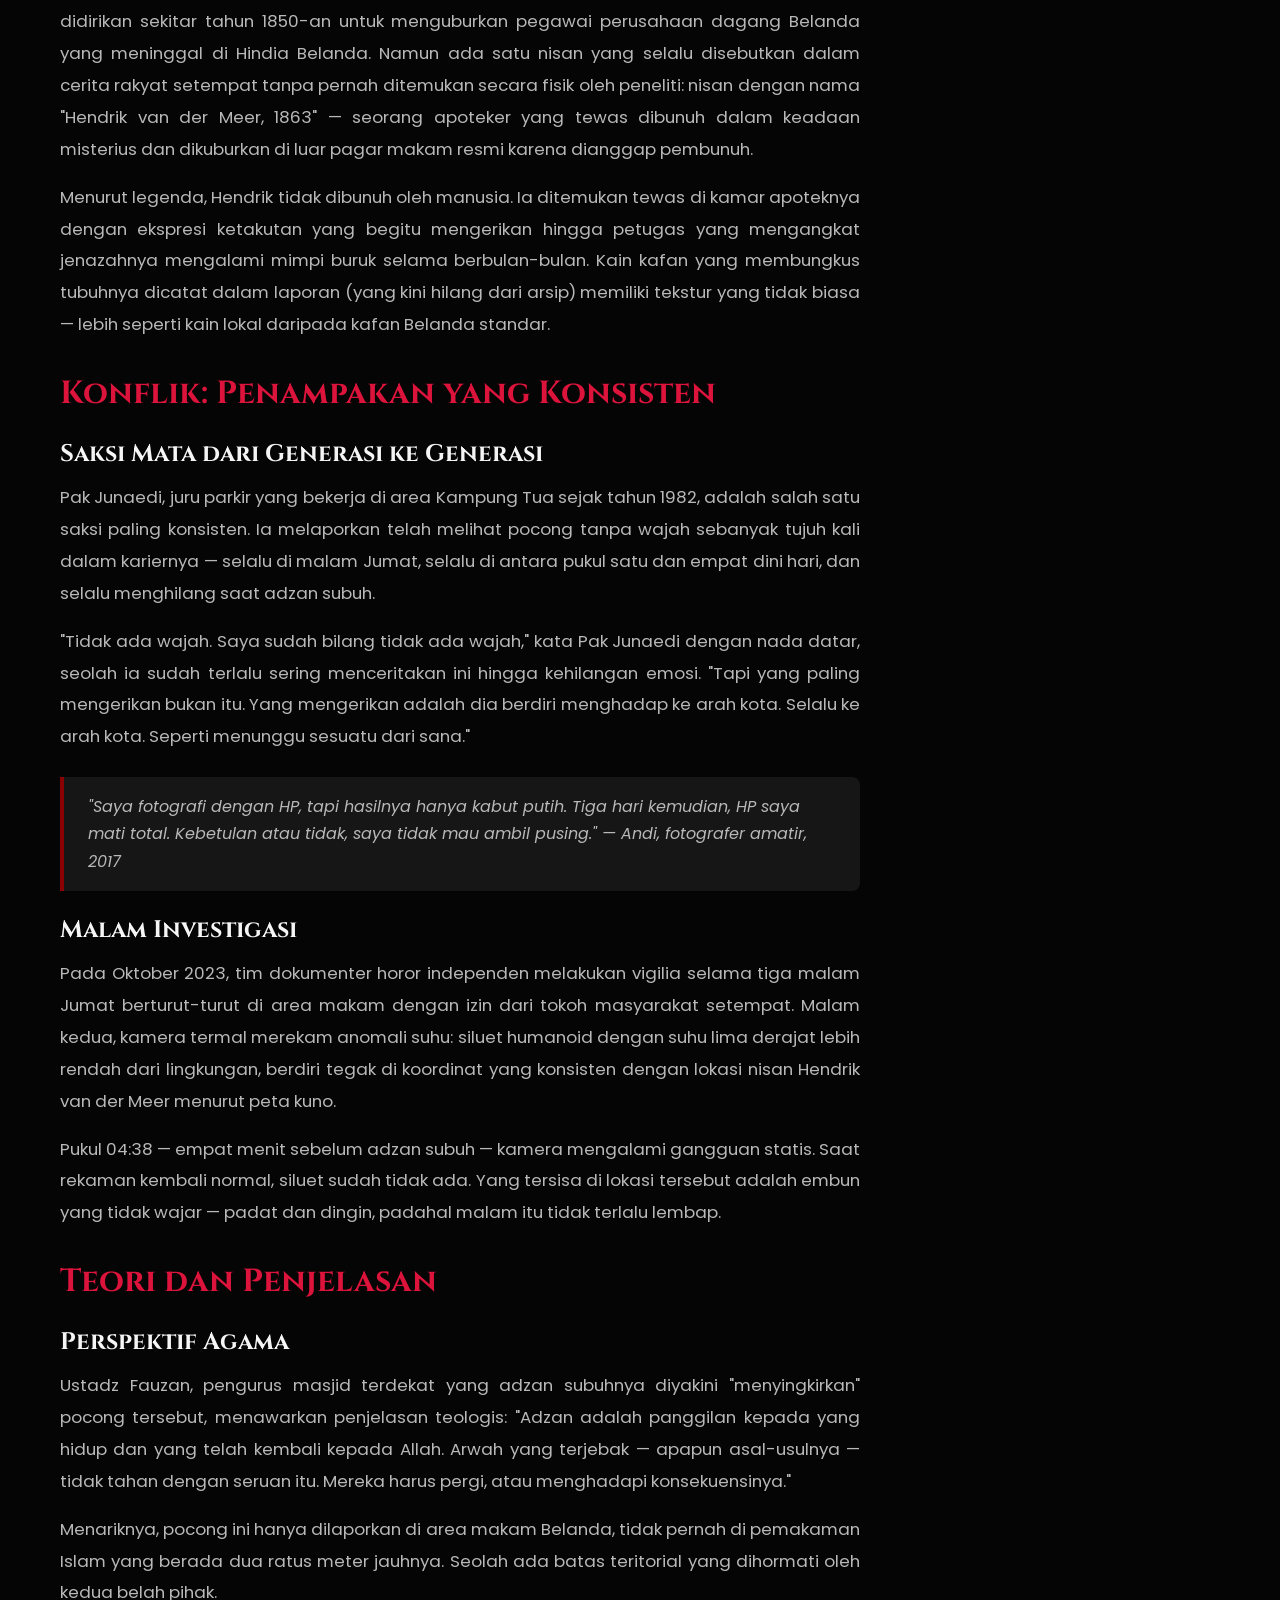
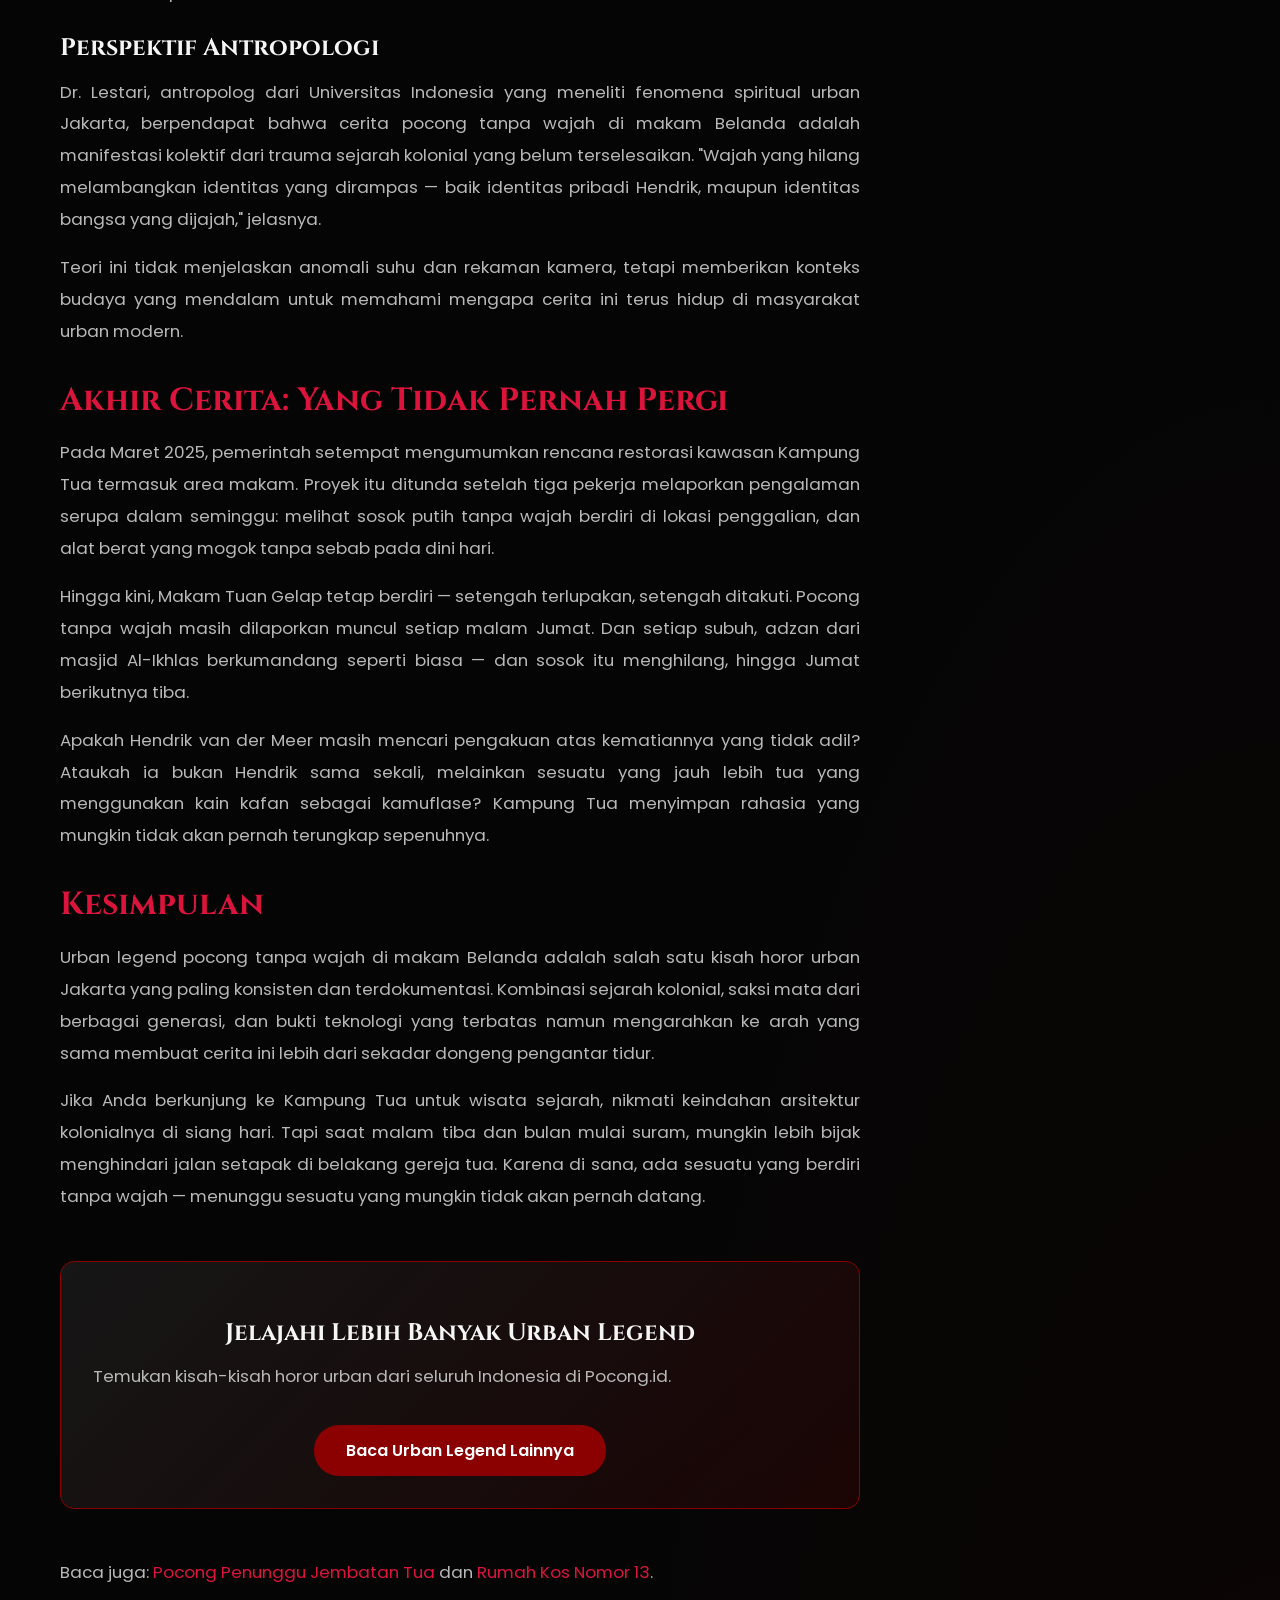
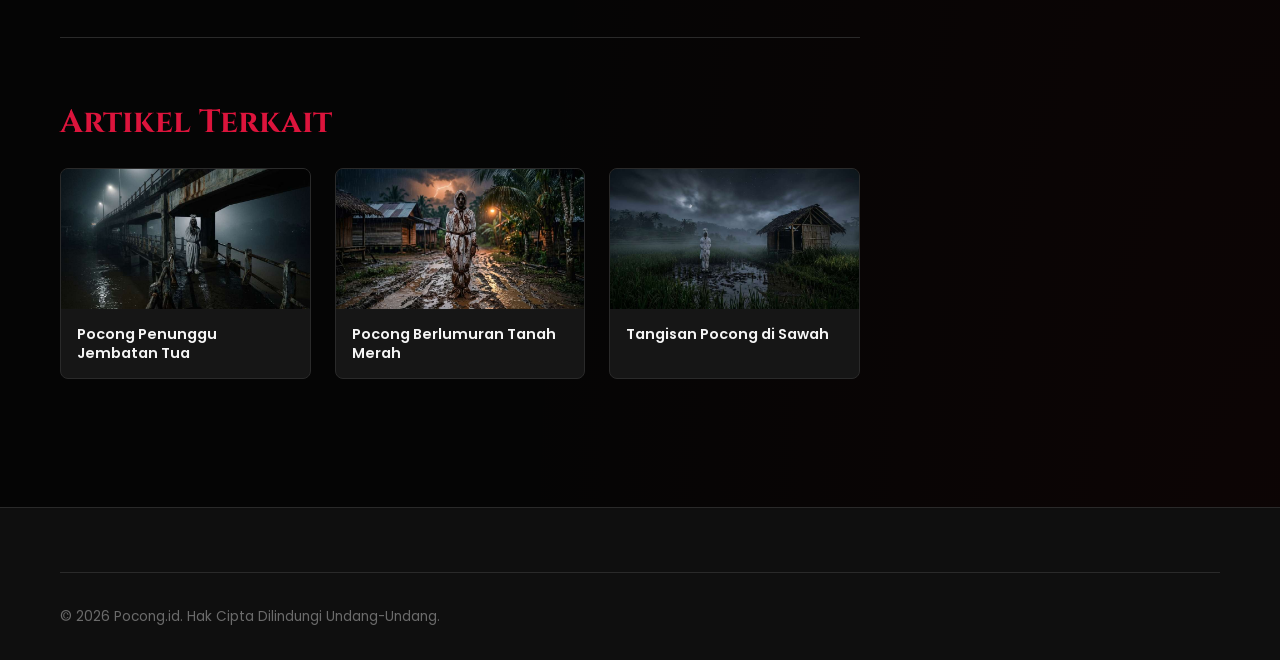
<file: artikel3.html>
<!DOCTYPE html>
<html lang="id">
<head>
  <meta charset="UTF-8">
    <meta name="theme-color" content="#050505">
  <meta name="color-scheme" content="dark">
  <meta name="format-detection" content="telephone=no">
  <link rel="alternate" hreflang="id" href="https://pocong.id/">
  <meta name="viewport" content="width=device-width, initial-scale=1.0">
  <title>Pocong Tanpa Wajah di Makam Belanda yang Menghilang Saat Adzan Subuh | Pocong.id</title>
  <meta name="description" content="Urban legend dari Kampung Tua: pocong tanpa wajah muncul di makam Belanda kuno setiap malam Jumat dan menghilang saat adzan subuh berkumandang.">
  <meta name="keywords" content="pocong tanpa wajah, makam belanda, urban legend jakarta, hantu kolonial, cerita horor">
  <meta name="author" content="Redaksi Pocong.id">
  <meta name="robots" content="index, follow">
  <link rel="canonical" href="https://pocong.id/artikel3.html">
  <meta property="og:type" content="article">
  <meta property="og:title" content="Pocong Tanpa Wajah di Makam Belanda">
  <meta property="og:description" content="Sosok pocong tanpa wajah di makam Belanda kuno Kampung Tua menghilang saat adzan subuh.">
  <meta property="og:url" content="https://pocong.id/artikel3.html">
  <meta property="og:image" content="https://pocong.id/images/artikel3.jpg">
  <meta name="twitter:card" content="summary_large_image">
  <link rel="icon" type="image/png" href="images/favicon.png">
  <link rel="manifest" href="manifest.json">
  <link rel="preconnect" href="https://fonts.googleapis.com">
  <link rel="preconnect" href="https://fonts.gstatic.com" crossorigin>
  <link rel="preload" href="css/style.css" as="style">
  <link href="https://fonts.googleapis.com/css2?family=Cinzel:wght@400;600;700&family=Poppins:wght@400;500;600&display=swap" rel="stylesheet" media="print" onload="this.media='all'">
  <link rel="stylesheet" href="css/style.css">
  <script type="application/ld+json">
  {
    "@context": "https://schema.org",
    "@type": "Article",
    "headline": "Pocong Tanpa Wajah di Makam Belanda yang Menghilang Saat Adzan Subuh",
    "image": "https://pocong.id/images/artikel3.jpg",
    "author": { "@type": "Organization", "name": "Redaksi Pocong.id" },
    "publisher": { "@type": "Organization", "name": "Pocong.id", "logo": { "@type": "ImageObject", "url": "https://pocong.id/images/logo.png" } },
    "datePublished": "2026-02-22",
    "dateModified": "2026-02-22",
    "mainEntityOfPage": "https://pocong.id/artikel3.html"
  }
  </script>
</head>
<body>
  <a href="#main-content" class="skip-link">Lompat ke konten utama</a>

  <div id="loading-screen" role="status" aria-label="Memuat halaman" aria-live="polite">
    <svg class="loader-icon" viewBox="0 0 100 100" fill="none" xmlns="http://www.w3.org/2000/svg">
      <circle cx="50" cy="50" r="45" stroke="rgba(139, 0, 0, 0.2)" stroke-width="2" />
      <circle cx="50" cy="50" r="45" stroke="#ff0000" stroke-width="2" stroke-dasharray="283" stroke-dashoffset="75" stroke-linecap="round">
        <animateTransform attributeName="transform" type="rotate" from="0 50 50" to="360 50 50" dur="2s" repeatCount="indefinite" />
      </circle>
      <path d="M50 25C40.6 25 33 32.6 33 42C33 47.3 35.4 52 39.2 55.2V63H44.6V58H55.4V63H60.8V55.2C64.6 52 67 47.3 67 42C67 32.6 59.4 25 50 25ZM43.6 42.9C42.3 42.9 41.3 41.9 41.3 40.6C41.3 39.3 42.3 38.3 43.6 38.3C44.9 38.3 45.9 39.3 45.9 40.6C45.9 41.9 44.9 42.9 43.6 42.9ZM56.4 42.9C55.1 42.9 54.1 41.9 54.1 40.6C54.1 39.3 55.1 38.3 56.4 38.3C57.7 38.3 58.7 39.3 58.7 40.6C58.7 41.9 57.7 42.9 56.4 42.9Z" fill="#ff0000">
        <animate attributeName="opacity" values="0.5;1;0.5" dur="1.5s" repeatCount="indefinite" />
      </path>
    </svg>
    <div class="loader-logo">POCONG.ID</div>
    <div class="loader-bar"><div class="loader-bar-fill"></div></div>
  </div>
  <div id="rain-container" aria-hidden="true"></div>
  <div id="lightning-flash" aria-hidden="true"></div>

  <header>
    <nav class="navbar" role="navigation" aria-label="Navigasi utama">
      <div class="navbar-inner">
        <a href="index.html" class="navbar-logo"><img src="images/logo.svg" alt="Logo Pocong.id" width="240" height="60"></a>
        <ul class="navbar-nav">
          <li><a href="index.html">Home</a></li>
          <li><a href="artikel1.html">Cerita Horor</a></li>
          <li><a href="artikel3.html">Misteri</a></li>
          <li><a href="artikel5.html">Urban Legend</a></li>
          <li><a href="tentang.html">Tentang</a></li>
          <li><a href="kontak.html">Kontak</a></li>
        </ul>
        <form class="search-form" role="search">
          <input type="search" placeholder="Cari cerita horor..." aria-label="Kata kunci pencarian">
          <button type="submit" aria-label="Cari">&#128269;</button>
        </form>
        <button class="hamburger" aria-label="Buka menu"><span></span><span></span><span></span></button>
      </div>
    </nav>
  </header>

  <div id="reading-progress" role="progressbar" aria-label="Kemajuan membaca artikel" aria-valuemin="0" aria-valuemax="100" aria-valuenow="0"></div>
  <main id="main-content">
    <div class="page-header">
      <div class="container">
        <nav class="breadcrumb" aria-label="Breadcrumb">
          <a href="index.html">Beranda</a> <span>&rsaquo;</span>
          <a href="artikel3.html">Urban Legend</a> <span>&rsaquo;</span>
          <span class="current">Pocong Tanpa Wajah</span>
        </nav>
        <header class="article-header fade-in">
          <span class="article-category">Urban Legend</span>
          <h1>Pocong Tanpa Wajah di Makam Belanda yang Menghilang Saat Adzan Subuh</h1>
          <div class="article-header-meta">
            <span>Oleh Redaksi Pocong.id</span>
            <time datetime="2026-02-22">22 Februari 2026</time>
            <span>9 menit baca</span>
          </div>
        </header>
      </div>
    </div>

    <article class="section">
      <div class="container">
        <div class="main-grid">
          <div class="article-content fade-in">
            <figure class="article-featured-image">
              <img src="images/artikel3.jpg" alt="Makam Belanda kuno di Kampung Tua dengan suasana mistis" width="800" height="500" decoding="async" fetchpriority="high" loading="eager">
            </figure>

            <h2>Pendahuluan</h2>
            <p>Di balik hiruk pikuk Jakarta yang tidak pernah tidur, tersembunyi sebuah kawasan bernama Kampung Tua — sisa-sisa permukiman kolonial Belanda yang kini dikelilingi gedung-gedung pencakar langit modern. Di antara nisan-nisan tua beraksara Latin yang sudah setengah tertutup lumut, terdapat sebuah pemakaman kecil yang tidak tercatat dalam peta wisata resmi manapun. Warga sekitar menyebutnya Makam Tuan Gelap, dan mereka memiliki alasan yang sangat kuat untuk tidak mendekatinya setelah matahari terbenam.</p>
            <p>Setiap malam Jumat, dan terkadang pada malam-malam dengan bulan suram, saksi melaporkan penampakan sosok berkain kafan putih berdiri di antara nisan-nisan Belanda. Yang membedakannya dari pocong pada umumnya: ia tidak memiliki wajah. Bagian kepala yang seharusnya menampilkan lubang mata dan mulut hanya datar — putih polos, seperti kain yang direntang tanpa isi. Dan ia selalu menghilang tepat saat adzan subuh pertama berkumandang dari masjid terdekat.</p>

            <h2>Sejarah Makam yang Terlupakan</h2>
            <h3>Warisan Kolonial yang Gelap</h3>
            <p>Menurut catatan sejarah lokal yang dikumpulkan oleh Komunitas Sejarah Jakarta, makam ini didirikan sekitar tahun 1850-an untuk menguburkan pegawai perusahaan dagang Belanda yang meninggal di Hindia Belanda. Namun ada satu nisan yang selalu disebutkan dalam cerita rakyat setempat tanpa pernah ditemukan secara fisik oleh peneliti: nisan dengan nama "Hendrik van der Meer, 1863" — seorang apoteker yang tewas dibunuh dalam keadaan misterius dan dikuburkan di luar pagar makam resmi karena dianggap pembunuh.</p>
            <p>Menurut legenda, Hendrik tidak dibunuh oleh manusia. Ia ditemukan tewas di kamar apoteknya dengan ekspresi ketakutan yang begitu mengerikan hingga petugas yang mengangkat jenazahnya mengalami mimpi buruk selama berbulan-bulan. Kain kafan yang membungkus tubuhnya dicatat dalam laporan (yang kini hilang dari arsip) memiliki tekstur yang tidak biasa — lebih seperti kain lokal daripada kafan Belanda standar.</p>

            <h2>Konflik: Penampakan yang Konsisten</h2>
            <h3>Saksi Mata dari Generasi ke Generasi</h3>
            <p>Pak Junaedi, juru parkir yang bekerja di area Kampung Tua sejak tahun 1982, adalah salah satu saksi paling konsisten. Ia melaporkan telah melihat pocong tanpa wajah sebanyak tujuh kali dalam kariernya — selalu di malam Jumat, selalu di antara pukul satu dan empat dini hari, dan selalu menghilang saat adzan subuh.</p>
            <p>"Tidak ada wajah. Saya sudah bilang tidak ada wajah," kata Pak Junaedi dengan nada datar, seolah ia sudah terlalu sering menceritakan ini hingga kehilangan emosi. "Tapi yang paling mengerikan bukan itu. Yang mengerikan adalah dia berdiri menghadap ke arah kota. Selalu ke arah kota. Seperti menunggu sesuatu dari sana."</p>
            <blockquote>"Saya fotografi dengan HP, tapi hasilnya hanya kabut putih. Tiga hari kemudian, HP saya mati total. Kebetulan atau tidak, saya tidak mau ambil pusing." — Andi, fotografer amatir, 2017</blockquote>

            <h3>Malam Investigasi</h3>
            <p>Pada Oktober 2023, tim dokumenter horor independen melakukan vigilia selama tiga malam Jumat berturut-turut di area makam dengan izin dari tokoh masyarakat setempat. Malam kedua, kamera termal merekam anomali suhu: siluet humanoid dengan suhu lima derajat lebih rendah dari lingkungan, berdiri tegak di koordinat yang konsisten dengan lokasi nisan Hendrik van der Meer menurut peta kuno.</p>
            <p>Pukul 04:38 — empat menit sebelum adzan subuh — kamera mengalami gangguan statis. Saat rekaman kembali normal, siluet sudah tidak ada. Yang tersisa di lokasi tersebut adalah embun yang tidak wajar — padat dan dingin, padahal malam itu tidak terlalu lembap.</p>

            <h2>Teori dan Penjelasan</h2>
            <h3>Perspektif Agama</h3>
            <p>Ustadz Fauzan, pengurus masjid terdekat yang adzan subuhnya diyakini "menyingkirkan" pocong tersebut, menawarkan penjelasan teologis: "Adzan adalah panggilan kepada yang hidup dan yang telah kembali kepada Allah. Arwah yang terjebak — apapun asal-usulnya — tidak tahan dengan seruan itu. Mereka harus pergi, atau menghadapi konsekuensinya."</p>
            <p>Menariknya, pocong ini hanya dilaporkan di area makam Belanda, tidak pernah di pemakaman Islam yang berada dua ratus meter jauhnya. Seolah ada batas teritorial yang dihormati oleh kedua belah pihak.</p>

            <h3>Perspektif Antropologi</h3>
            <p>Dr. Lestari, antropolog dari Universitas Indonesia yang meneliti fenomena spiritual urban Jakarta, berpendapat bahwa cerita pocong tanpa wajah di makam Belanda adalah manifestasi kolektif dari trauma sejarah kolonial yang belum terselesaikan. "Wajah yang hilang melambangkan identitas yang dirampas — baik identitas pribadi Hendrik, maupun identitas bangsa yang dijajah," jelasnya.</p>
            <p>Teori ini tidak menjelaskan anomali suhu dan rekaman kamera, tetapi memberikan konteks budaya yang mendalam untuk memahami mengapa cerita ini terus hidup di masyarakat urban modern.</p>

            <h2>Akhir Cerita: Yang Tidak Pernah Pergi</h2>
            <p>Pada Maret 2025, pemerintah setempat mengumumkan rencana restorasi kawasan Kampung Tua termasuk area makam. Proyek itu ditunda setelah tiga pekerja melaporkan pengalaman serupa dalam seminggu: melihat sosok putih tanpa wajah berdiri di lokasi penggalian, dan alat berat yang mogok tanpa sebab pada dini hari.</p>
            <p>Hingga kini, Makam Tuan Gelap tetap berdiri — setengah terlupakan, setengah ditakuti. Pocong tanpa wajah masih dilaporkan muncul setiap malam Jumat. Dan setiap subuh, adzan dari masjid Al-Ikhlas berkumandang seperti biasa — dan sosok itu menghilang, hingga Jumat berikutnya tiba.</p>
            <p>Apakah Hendrik van der Meer masih mencari pengakuan atas kematiannya yang tidak adil? Ataukah ia bukan Hendrik sama sekali, melainkan sesuatu yang jauh lebih tua yang menggunakan kain kafan sebagai kamuflase? Kampung Tua menyimpan rahasia yang mungkin tidak akan pernah terungkap sepenuhnya.</p>

            <h2>Kesimpulan</h2>
            <p>Urban legend pocong tanpa wajah di makam Belanda adalah salah satu kisah horor urban Jakarta yang paling konsisten dan terdokumentasi. Kombinasi sejarah kolonial, saksi mata dari berbagai generasi, dan bukti teknologi yang terbatas namun mengarahkan ke arah yang sama membuat cerita ini lebih dari sekadar dongeng pengantar tidur.</p>
            <p>Jika Anda berkunjung ke Kampung Tua untuk wisata sejarah, nikmati keindahan arsitektur kolonialnya di siang hari. Tapi saat malam tiba dan bulan mulai suram, mungkin lebih bijak menghindari jalan setapak di belakang gereja tua. Karena di sana, ada sesuatu yang berdiri tanpa wajah — menunggu sesuatu yang mungkin tidak akan pernah datang.</p>

            <div class="article-cta">
              <h3>Jelajahi Lebih Banyak Urban Legend</h3>
              <p>Temukan kisah-kisah horor urban dari seluruh Indonesia di Pocong.id.</p>
              <a href="artikel5.html" class="btn">Baca Urban Legend Lainnya</a>
            </div>

            <p>Baca juga: <a href="artikel1.html">Pocong Penunggu Jembatan Tua</a> dan <a href="artikel2.html">Rumah Kos Nomor 13</a>.</p>

            <section class="related-articles" aria-labelledby="related-title">
              <h2 id="related-title">Artikel Terkait</h2>
              <div class="related-grid">
                <article class="related-card">
                  <img src="images/artikel1.jpg" alt="Jembatan tua" width="300" height="140" decoding="async" loading="lazy">
                  <div class="related-card-body"><h4><a href="artikel1.html">Pocong Penunggu Jembatan Tua</a></h4></div>
                </article>
                <article class="related-card">
                  <img src="images/artikel5.jpg" alt="Desa terlarang" width="300" height="140" decoding="async" loading="lazy">
                  <div class="related-card-body"><h4><a href="artikel5.html">Pocong Berlumuran Tanah Merah</a></h4></div>
                </article>
                <article class="related-card">
                  <img src="images/artikel4.jpg" alt="Sawah malam" width="300" height="140" decoding="async" loading="lazy">
                  <div class="related-card-body"><h4><a href="artikel4.html">Tangisan Pocong di Sawah</a></h4></div>
                </article>
              </div>
            </section>
          </div>

          <aside class="sidebar">
            <div class="sidebar-widget fade-in">
              <h3 class="widget-title">Kategori</h3>
              <ul class="category-list">
                <li><a href="artikel1.html">Cerita Horor <span class="category-count">12</span></a></li>
                <li><a href="artikel3.html">Urban Legend <span class="category-count">15</span></a></li>
                <li><a href="artikel2.html">Misteri <span class="category-count">8</span></a></li>
              </ul>
            </div>
          </aside>
        </div>
      </div>
    </article>
  </main>

  <footer class="footer">
    <div class="container">
      <div class="footer-bottom">
        <p>&copy; 2026 Pocong.id. Hak Cipta Dilindungi Undang-Undang.</p>
      </div>
    </div>
  </footer>
  <button id="back-to-top" aria-label="Kembali ke atas">&#8593;</button>
    <script src="js/config.js" defer></script>
  <script src="js/script.js" defer></script>
</body>
</html>
</file>
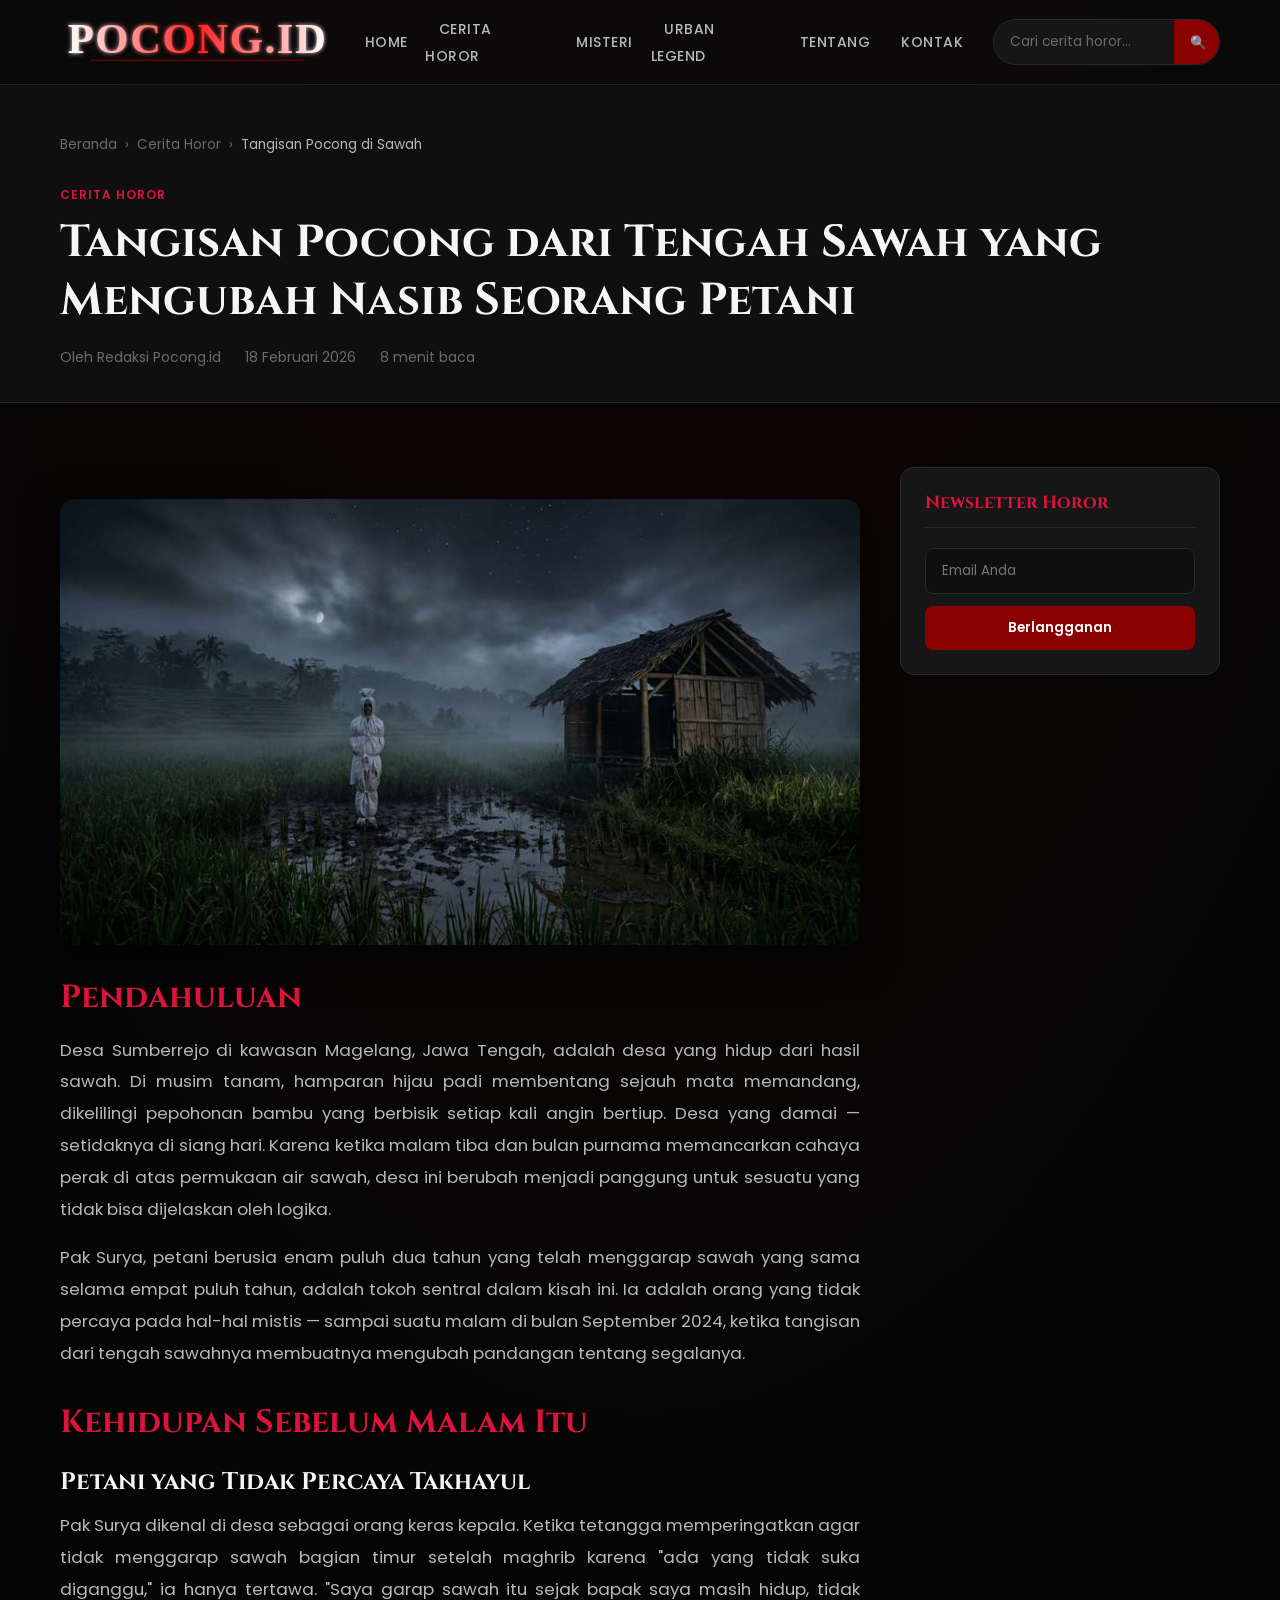
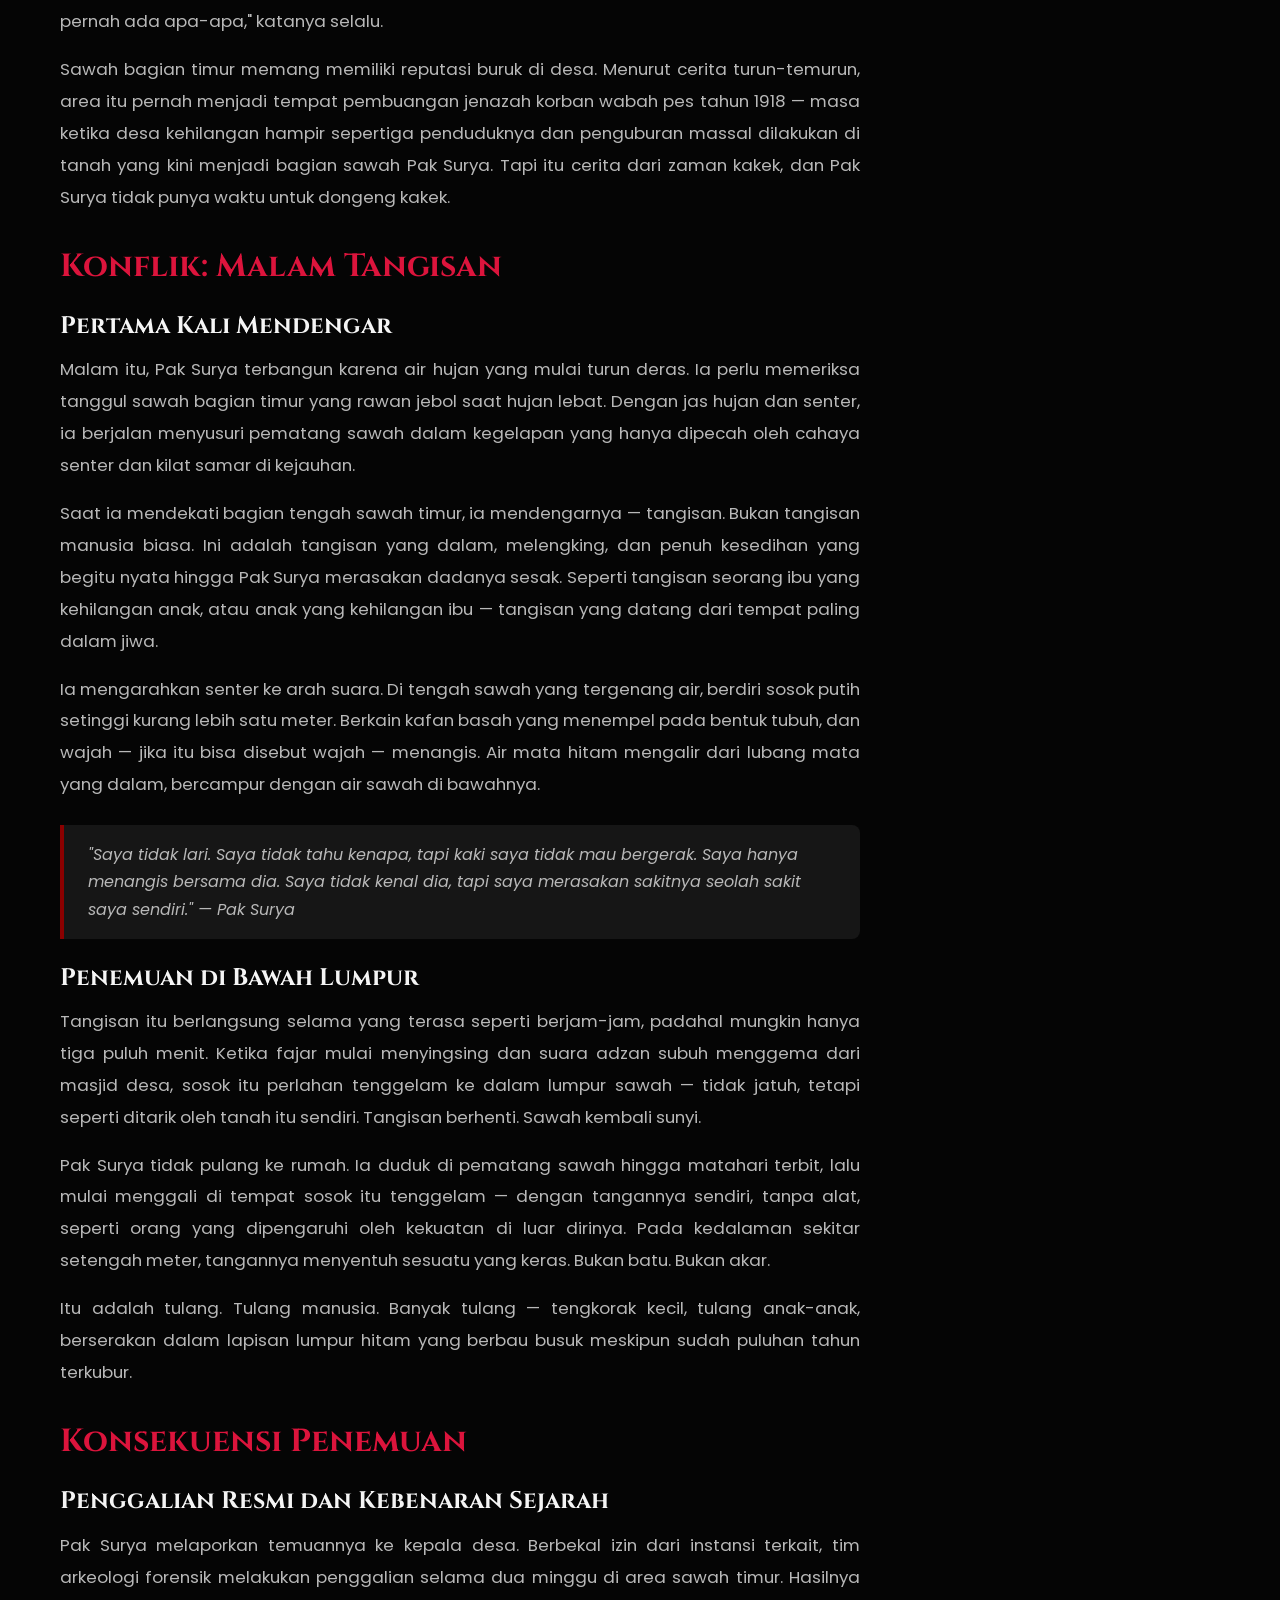
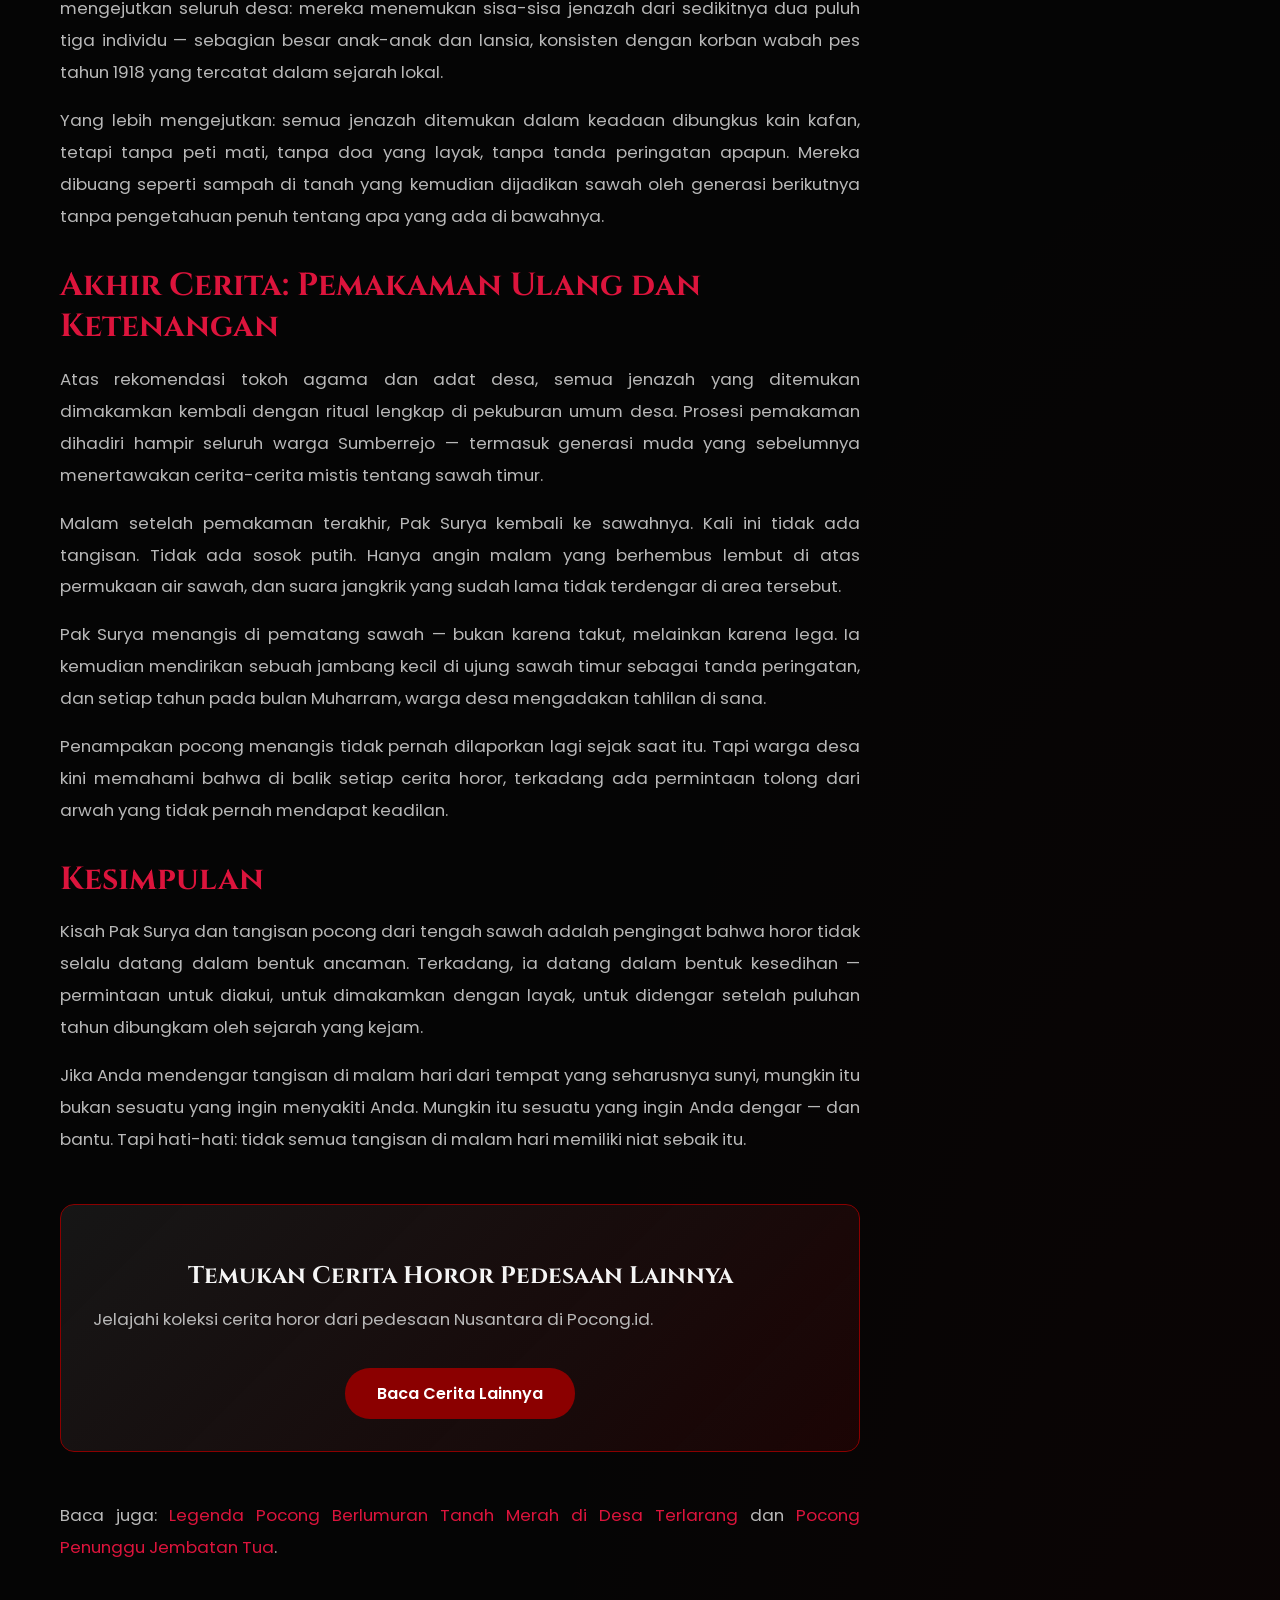
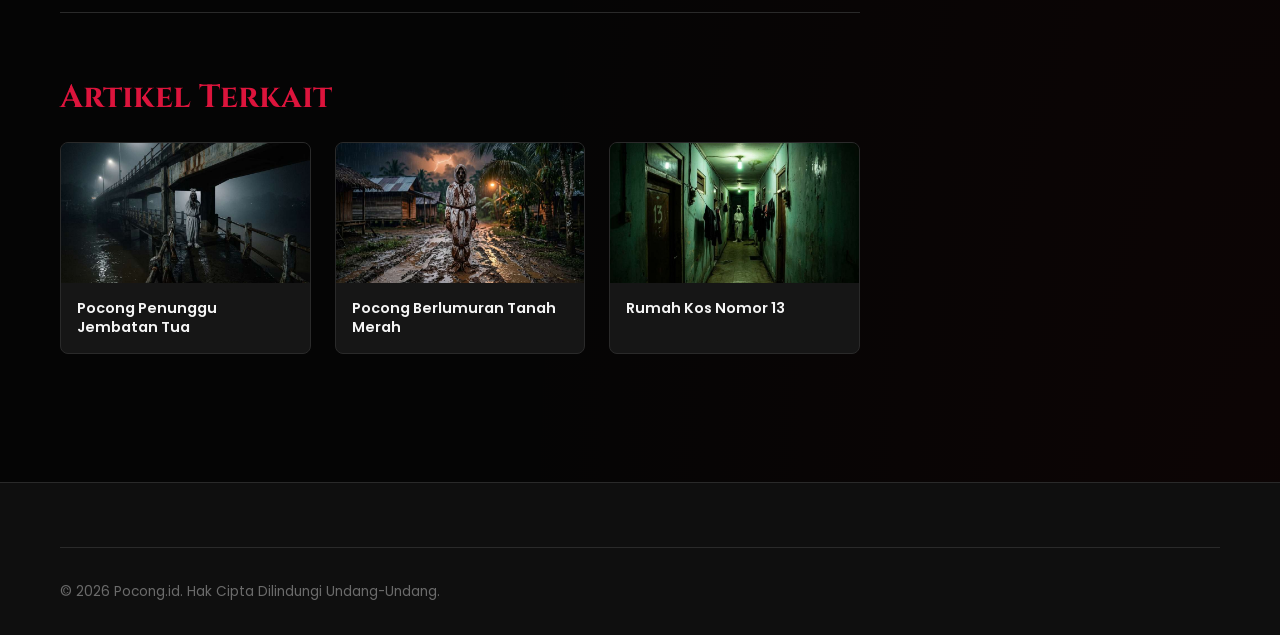
<file: artikel4.html>
<!DOCTYPE html>
<html lang="id">
<head>
  <meta charset="UTF-8">
    <meta name="theme-color" content="#050505">
  <meta name="color-scheme" content="dark">
  <meta name="format-detection" content="telephone=no">
  <link rel="alternate" hreflang="id" href="https://pocong.id/">
  <meta name="viewport" content="width=device-width, initial-scale=1.0">
  <title>Tangisan Pocong dari Tengah Sawah yang Mengubah Nasib Seorang Petani | Pocong.id</title>
  <meta name="description" content="Kisah Pak Surya, petani dari Desa Sumberrejo yang mendengar tangisan pocong dari tengah sawahnya dan menemukan rahasia mengerikan di baliknya.">
  <meta name="keywords" content="pocong sawah, cerita horor petani, tangisan pocong, horor pedesaan, legenda jawa">
  <meta name="author" content="Redaksi Pocong.id">
  <meta name="robots" content="index, follow">
  <link rel="canonical" href="https://pocong.id/artikel4.html">
  <meta property="og:type" content="article">
  <meta property="og:title" content="Tangisan Pocong dari Tengah Sawah">
  <meta property="og:description" content="Tangisan dari tengah sawah mengubah nasib seorang petani di Desa Sumberrejo.">
  <meta property="og:url" content="https://pocong.id/artikel4.html">
  <meta property="og:image" content="https://pocong.id/images/artikel4.jpg">
  <meta name="twitter:card" content="summary_large_image">
  <link rel="icon" type="image/png" href="images/favicon.png">
  <link rel="manifest" href="manifest.json">
  <link rel="preconnect" href="https://fonts.googleapis.com">
  <link rel="preconnect" href="https://fonts.gstatic.com" crossorigin>
  <link rel="preload" href="css/style.css" as="style">
  <link href="https://fonts.googleapis.com/css2?family=Cinzel:wght@400;600;700&family=Poppins:wght@400;500;600&display=swap" rel="stylesheet" media="print" onload="this.media='all'">
  <link rel="stylesheet" href="css/style.css">
  <script type="application/ld+json">
  {
    "@context": "https://schema.org",
    "@type": "Article",
    "headline": "Tangisan Pocong dari Tengah Sawah yang Mengubah Nasib Seorang Petani",
    "image": "https://pocong.id/images/artikel4.jpg",
    "author": { "@type": "Organization", "name": "Redaksi Pocong.id" },
    "publisher": { "@type": "Organization", "name": "Pocong.id", "logo": { "@type": "ImageObject", "url": "https://pocong.id/images/logo.png" } },
    "datePublished": "2026-02-18",
    "dateModified": "2026-02-18",
    "mainEntityOfPage": "https://pocong.id/artikel4.html"
  }
  </script>
</head>
<body>
  <a href="#main-content" class="skip-link">Lompat ke konten utama</a>

  <div id="loading-screen" role="status" aria-label="Memuat halaman" aria-live="polite">
    <svg class="loader-icon" viewBox="0 0 100 100" fill="none" xmlns="http://www.w3.org/2000/svg">
      <circle cx="50" cy="50" r="45" stroke="rgba(139, 0, 0, 0.2)" stroke-width="2" />
      <circle cx="50" cy="50" r="45" stroke="#ff0000" stroke-width="2" stroke-dasharray="283" stroke-dashoffset="75" stroke-linecap="round">
        <animateTransform attributeName="transform" type="rotate" from="0 50 50" to="360 50 50" dur="2s" repeatCount="indefinite" />
      </circle>
      <path d="M50 25C40.6 25 33 32.6 33 42C33 47.3 35.4 52 39.2 55.2V63H44.6V58H55.4V63H60.8V55.2C64.6 52 67 47.3 67 42C67 32.6 59.4 25 50 25ZM43.6 42.9C42.3 42.9 41.3 41.9 41.3 40.6C41.3 39.3 42.3 38.3 43.6 38.3C44.9 38.3 45.9 39.3 45.9 40.6C45.9 41.9 44.9 42.9 43.6 42.9ZM56.4 42.9C55.1 42.9 54.1 41.9 54.1 40.6C54.1 39.3 55.1 38.3 56.4 38.3C57.7 38.3 58.7 39.3 58.7 40.6C58.7 41.9 57.7 42.9 56.4 42.9Z" fill="#ff0000">
        <animate attributeName="opacity" values="0.5;1;0.5" dur="1.5s" repeatCount="indefinite" />
      </path>
    </svg>
    <div class="loader-logo">POCONG.ID</div>
    <div class="loader-bar"><div class="loader-bar-fill"></div></div>
  </div>
  <div id="rain-container" aria-hidden="true"></div>
  <div id="lightning-flash" aria-hidden="true"></div>

  <header>
    <nav class="navbar" role="navigation" aria-label="Navigasi utama">
      <div class="navbar-inner">
        <a href="index.html" class="navbar-logo"><img src="images/logo.svg" alt="Logo Pocong.id" width="240" height="60"></a>
        <ul class="navbar-nav">
          <li><a href="index.html">Home</a></li>
          <li><a href="artikel1.html">Cerita Horor</a></li>
          <li><a href="artikel3.html">Misteri</a></li>
          <li><a href="artikel5.html">Urban Legend</a></li>
          <li><a href="tentang.html">Tentang</a></li>
          <li><a href="kontak.html">Kontak</a></li>
        </ul>
        <form class="search-form" role="search">
          <input type="search" placeholder="Cari cerita horor..." aria-label="Kata kunci pencarian">
          <button type="submit" aria-label="Cari">&#128269;</button>
        </form>
        <button class="hamburger" aria-label="Buka menu"><span></span><span></span><span></span></button>
      </div>
    </nav>
  </header>

  <div id="reading-progress" role="progressbar" aria-label="Kemajuan membaca artikel" aria-valuemin="0" aria-valuemax="100" aria-valuenow="0"></div>
  <main id="main-content">
    <div class="page-header">
      <div class="container">
        <nav class="breadcrumb" aria-label="Breadcrumb">
          <a href="index.html">Beranda</a> <span>&rsaquo;</span>
          <a href="artikel4.html">Cerita Horor</a> <span>&rsaquo;</span>
          <span class="current">Tangisan Pocong di Sawah</span>
        </nav>
        <header class="article-header fade-in">
          <span class="article-category">Cerita Horor</span>
          <h1>Tangisan Pocong dari Tengah Sawah yang Mengubah Nasib Seorang Petani</h1>
          <div class="article-header-meta">
            <span>Oleh Redaksi Pocong.id</span>
            <time datetime="2026-02-18">18 Februari 2026</time>
            <span>8 menit baca</span>
          </div>
        </header>
      </div>
    </div>

    <article class="section">
      <div class="container">
        <div class="main-grid">
          <div class="article-content fade-in">
            <figure class="article-featured-image">
              <img src="images/artikel4.jpg" alt="Sawah luas di malam hari dengan kabut tipis di Desa Sumberrejo" width="800" height="500" decoding="async" fetchpriority="high" loading="eager">
            </figure>

            <h2>Pendahuluan</h2>
            <p>Desa Sumberrejo di kawasan Magelang, Jawa Tengah, adalah desa yang hidup dari hasil sawah. Di musim tanam, hamparan hijau padi membentang sejauh mata memandang, dikelilingi pepohonan bambu yang berbisik setiap kali angin bertiup. Desa yang damai — setidaknya di siang hari. Karena ketika malam tiba dan bulan purnama memancarkan cahaya perak di atas permukaan air sawah, desa ini berubah menjadi panggung untuk sesuatu yang tidak bisa dijelaskan oleh logika.</p>
            <p>Pak Surya, petani berusia enam puluh dua tahun yang telah menggarap sawah yang sama selama empat puluh tahun, adalah tokoh sentral dalam kisah ini. Ia adalah orang yang tidak percaya pada hal-hal mistis — sampai suatu malam di bulan September 2024, ketika tangisan dari tengah sawahnya membuatnya mengubah pandangan tentang segalanya.</p>

            <h2>Kehidupan Sebelum Malam Itu</h2>
            <h3>Petani yang Tidak Percaya Takhayul</h3>
            <p>Pak Surya dikenal di desa sebagai orang keras kepala. Ketika tetangga memperingatkan agar tidak menggarap sawah bagian timur setelah maghrib karena "ada yang tidak suka diganggu," ia hanya tertawa. "Saya garap sawah itu sejak bapak saya masih hidup, tidak pernah ada apa-apa," katanya selalu.</p>
            <p>Sawah bagian timur memang memiliki reputasi buruk di desa. Menurut cerita turun-temurun, area itu pernah menjadi tempat pembuangan jenazah korban wabah pes tahun 1918 — masa ketika desa kehilangan hampir sepertiga penduduknya dan penguburan massal dilakukan di tanah yang kini menjadi bagian sawah Pak Surya. Tapi itu cerita dari zaman kakek, dan Pak Surya tidak punya waktu untuk dongeng kakek.</p>

            <h2>Konflik: Malam Tangisan</h2>
            <h3>Pertama Kali Mendengar</h3>
            <p>Malam itu, Pak Surya terbangun karena air hujan yang mulai turun deras. Ia perlu memeriksa tanggul sawah bagian timur yang rawan jebol saat hujan lebat. Dengan jas hujan dan senter, ia berjalan menyusuri pematang sawah dalam kegelapan yang hanya dipecah oleh cahaya senter dan kilat samar di kejauhan.</p>
            <p>Saat ia mendekati bagian tengah sawah timur, ia mendengarnya — tangisan. Bukan tangisan manusia biasa. Ini adalah tangisan yang dalam, melengking, dan penuh kesedihan yang begitu nyata hingga Pak Surya merasakan dadanya sesak. Seperti tangisan seorang ibu yang kehilangan anak, atau anak yang kehilangan ibu — tangisan yang datang dari tempat paling dalam jiwa.</p>
            <p>Ia mengarahkan senter ke arah suara. Di tengah sawah yang tergenang air, berdiri sosok putih setinggi kurang lebih satu meter. Berkain kafan basah yang menempel pada bentuk tubuh, dan wajah — jika itu bisa disebut wajah — menangis. Air mata hitam mengalir dari lubang mata yang dalam, bercampur dengan air sawah di bawahnya.</p>
            <blockquote>"Saya tidak lari. Saya tidak tahu kenapa, tapi kaki saya tidak mau bergerak. Saya hanya menangis bersama dia. Saya tidak kenal dia, tapi saya merasakan sakitnya seolah sakit saya sendiri." — Pak Surya</blockquote>

            <h3>Penemuan di Bawah Lumpur</h3>
            <p>Tangisan itu berlangsung selama yang terasa seperti berjam-jam, padahal mungkin hanya tiga puluh menit. Ketika fajar mulai menyingsing dan suara adzan subuh menggema dari masjid desa, sosok itu perlahan tenggelam ke dalam lumpur sawah — tidak jatuh, tetapi seperti ditarik oleh tanah itu sendiri. Tangisan berhenti. Sawah kembali sunyi.</p>
            <p>Pak Surya tidak pulang ke rumah. Ia duduk di pematang sawah hingga matahari terbit, lalu mulai menggali di tempat sosok itu tenggelam — dengan tangannya sendiri, tanpa alat, seperti orang yang dipengaruhi oleh kekuatan di luar dirinya. Pada kedalaman sekitar setengah meter, tangannya menyentuh sesuatu yang keras. Bukan batu. Bukan akar.</p>
            <p>Itu adalah tulang. Tulang manusia. Banyak tulang — tengkorak kecil, tulang anak-anak, berserakan dalam lapisan lumpur hitam yang berbau busuk meskipun sudah puluhan tahun terkubur.</p>

            <h2>Konsekuensi Penemuan</h2>
            <h3>Penggalian Resmi dan Kebenaran Sejarah</h3>
            <p>Pak Surya melaporkan temuannya ke kepala desa. Berbekal izin dari instansi terkait, tim arkeologi forensik melakukan penggalian selama dua minggu di area sawah timur. Hasilnya mengejutkan seluruh desa: mereka menemukan sisa-sisa jenazah dari sedikitnya dua puluh tiga individu — sebagian besar anak-anak dan lansia, konsisten dengan korban wabah pes tahun 1918 yang tercatat dalam sejarah lokal.</p>
            <p>Yang lebih mengejutkan: semua jenazah ditemukan dalam keadaan dibungkus kain kafan, tetapi tanpa peti mati, tanpa doa yang layak, tanpa tanda peringatan apapun. Mereka dibuang seperti sampah di tanah yang kemudian dijadikan sawah oleh generasi berikutnya tanpa pengetahuan penuh tentang apa yang ada di bawahnya.</p>

            <h2>Akhir Cerita: Pemakaman Ulang dan Ketenangan</h2>
            <p>Atas rekomendasi tokoh agama dan adat desa, semua jenazah yang ditemukan dimakamkan kembali dengan ritual lengkap di pekuburan umum desa. Prosesi pemakaman dihadiri hampir seluruh warga Sumberrejo — termasuk generasi muda yang sebelumnya menertawakan cerita-cerita mistis tentang sawah timur.</p>
            <p>Malam setelah pemakaman terakhir, Pak Surya kembali ke sawahnya. Kali ini tidak ada tangisan. Tidak ada sosok putih. Hanya angin malam yang berhembus lembut di atas permukaan air sawah, dan suara jangkrik yang sudah lama tidak terdengar di area tersebut.</p>
            <p>Pak Surya menangis di pematang sawah — bukan karena takut, melainkan karena lega. Ia kemudian mendirikan sebuah jambang kecil di ujung sawah timur sebagai tanda peringatan, dan setiap tahun pada bulan Muharram, warga desa mengadakan tahlilan di sana.</p>
            <p>Penampakan pocong menangis tidak pernah dilaporkan lagi sejak saat itu. Tapi warga desa kini memahami bahwa di balik setiap cerita horor, terkadang ada permintaan tolong dari arwah yang tidak pernah mendapat keadilan.</p>

            <h2>Kesimpulan</h2>
            <p>Kisah Pak Surya dan tangisan pocong dari tengah sawah adalah pengingat bahwa horor tidak selalu datang dalam bentuk ancaman. Terkadang, ia datang dalam bentuk kesedihan — permintaan untuk diakui, untuk dimakamkan dengan layak, untuk didengar setelah puluhan tahun dibungkam oleh sejarah yang kejam.</p>
            <p>Jika Anda mendengar tangisan di malam hari dari tempat yang seharusnya sunyi, mungkin itu bukan sesuatu yang ingin menyakiti Anda. Mungkin itu sesuatu yang ingin Anda dengar — dan bantu. Tapi hati-hati: tidak semua tangisan di malam hari memiliki niat sebaik itu.</p>

            <div class="article-cta">
              <h3>Temukan Cerita Horor Pedesaan Lainnya</h3>
              <p>Jelajahi koleksi cerita horor dari pedesaan Nusantara di Pocong.id.</p>
              <a href="artikel1.html" class="btn">Baca Cerita Lainnya</a>
            </div>

            <p>Baca juga: <a href="artikel5.html">Legenda Pocong Berlumuran Tanah Merah di Desa Terlarang</a> dan <a href="artikel1.html">Pocong Penunggu Jembatan Tua</a>.</p>

            <section class="related-articles" aria-labelledby="related-title">
              <h2 id="related-title">Artikel Terkait</h2>
              <div class="related-grid">
                <article class="related-card">
                  <img src="images/artikel1.jpg" alt="Jembatan tua" width="300" height="140" decoding="async" loading="lazy">
                  <div class="related-card-body"><h4><a href="artikel1.html">Pocong Penunggu Jembatan Tua</a></h4></div>
                </article>
                <article class="related-card">
                  <img src="images/artikel5.jpg" alt="Desa terlarang" width="300" height="140" decoding="async" loading="lazy">
                  <div class="related-card-body"><h4><a href="artikel5.html">Pocong Berlumuran Tanah Merah</a></h4></div>
                </article>
                <article class="related-card">
                  <img src="images/artikel2.jpg" alt="Kos nomor 13" width="300" height="140" decoding="async" loading="lazy">
                  <div class="related-card-body"><h4><a href="artikel2.html">Rumah Kos Nomor 13</a></h4></div>
                </article>
              </div>
            </section>
          </div>

          <aside class="sidebar">
            <div class="sidebar-widget fade-in">
              <h3 class="widget-title">Newsletter Horor</h3>
              <form class="newsletter-form">
                <input type="email" placeholder="Email Anda" required aria-label="Email">
                <button type="submit">Berlangganan</button>
              </form>
            </div>
          </aside>
        </div>
      </div>
    </article>
  </main>

  <footer class="footer">
    <div class="container">
      <div class="footer-bottom">
        <p>&copy; 2026 Pocong.id. Hak Cipta Dilindungi Undang-Undang.</p>
      </div>
    </div>
  </footer>
  <button id="back-to-top" aria-label="Kembali ke atas">&#8593;</button>
    <script src="js/config.js" defer></script>
  <script src="js/script.js" defer></script>
</body>
</html>
</file>
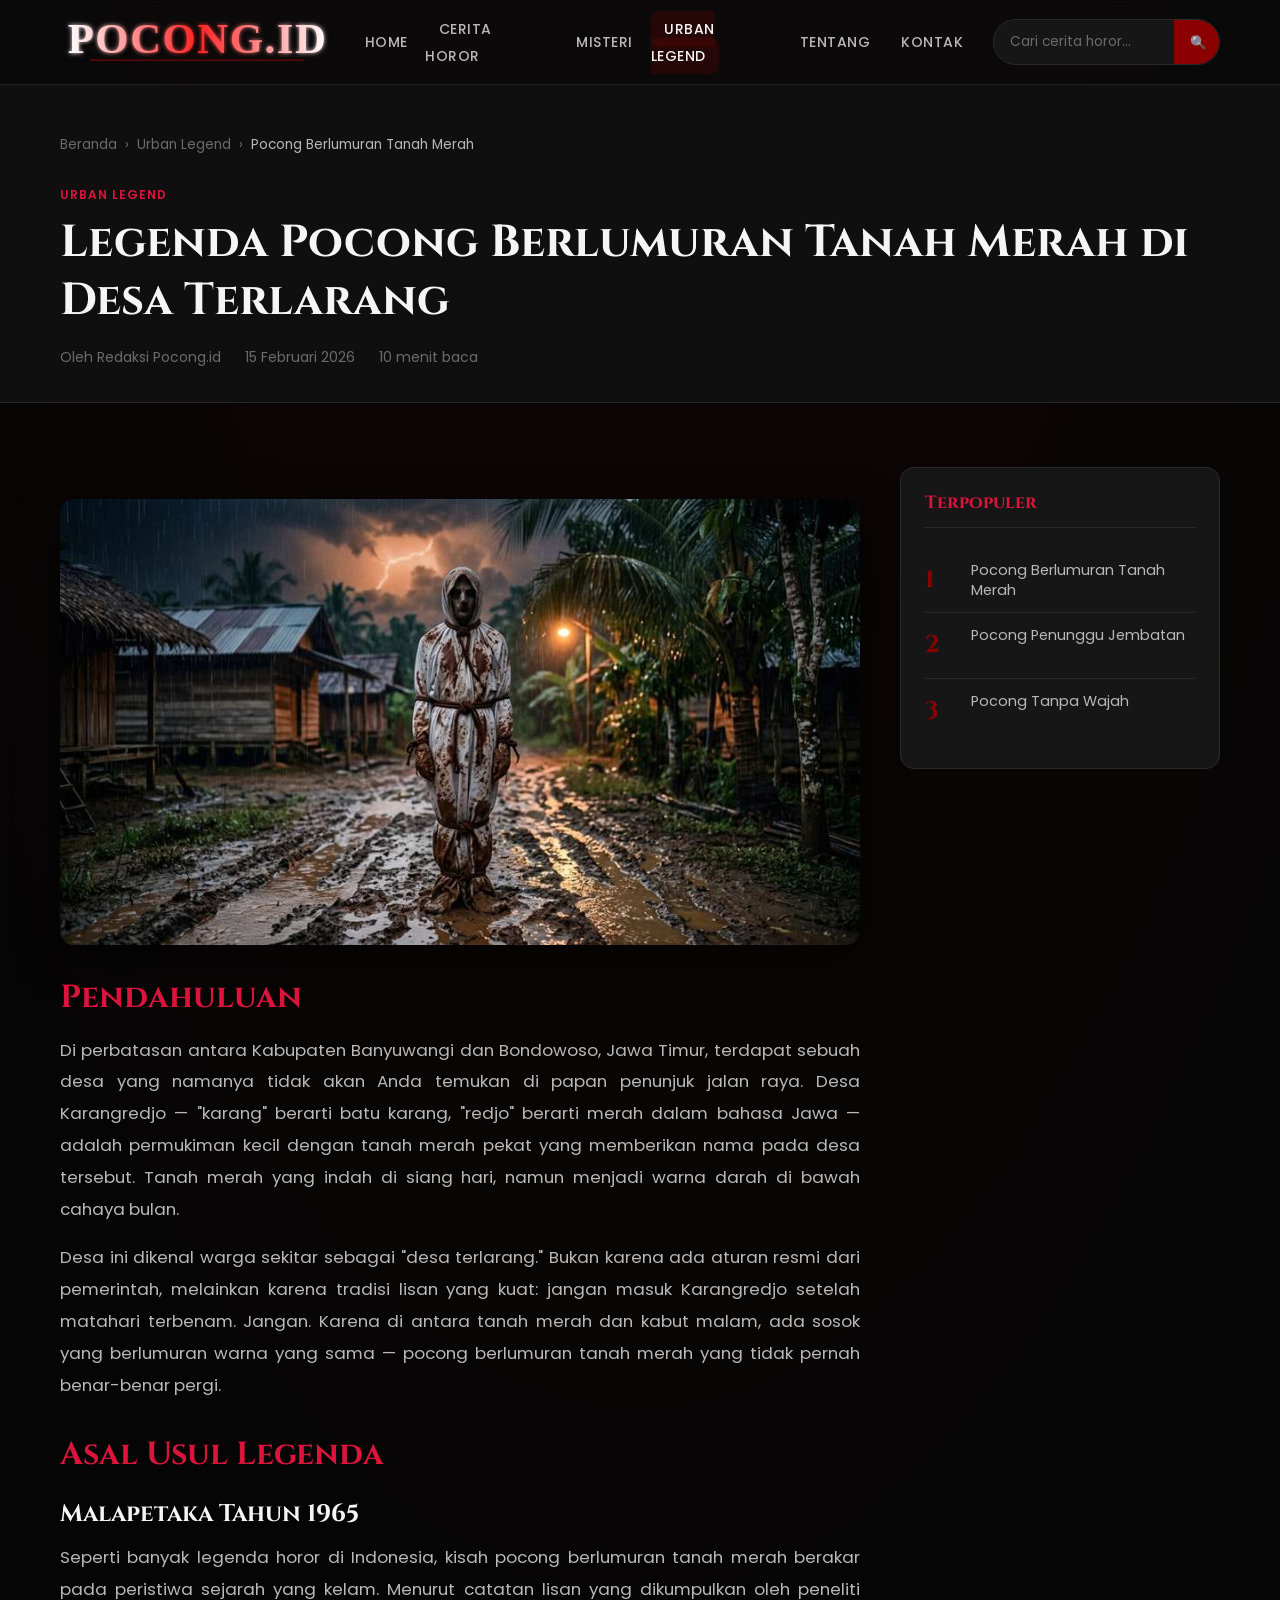
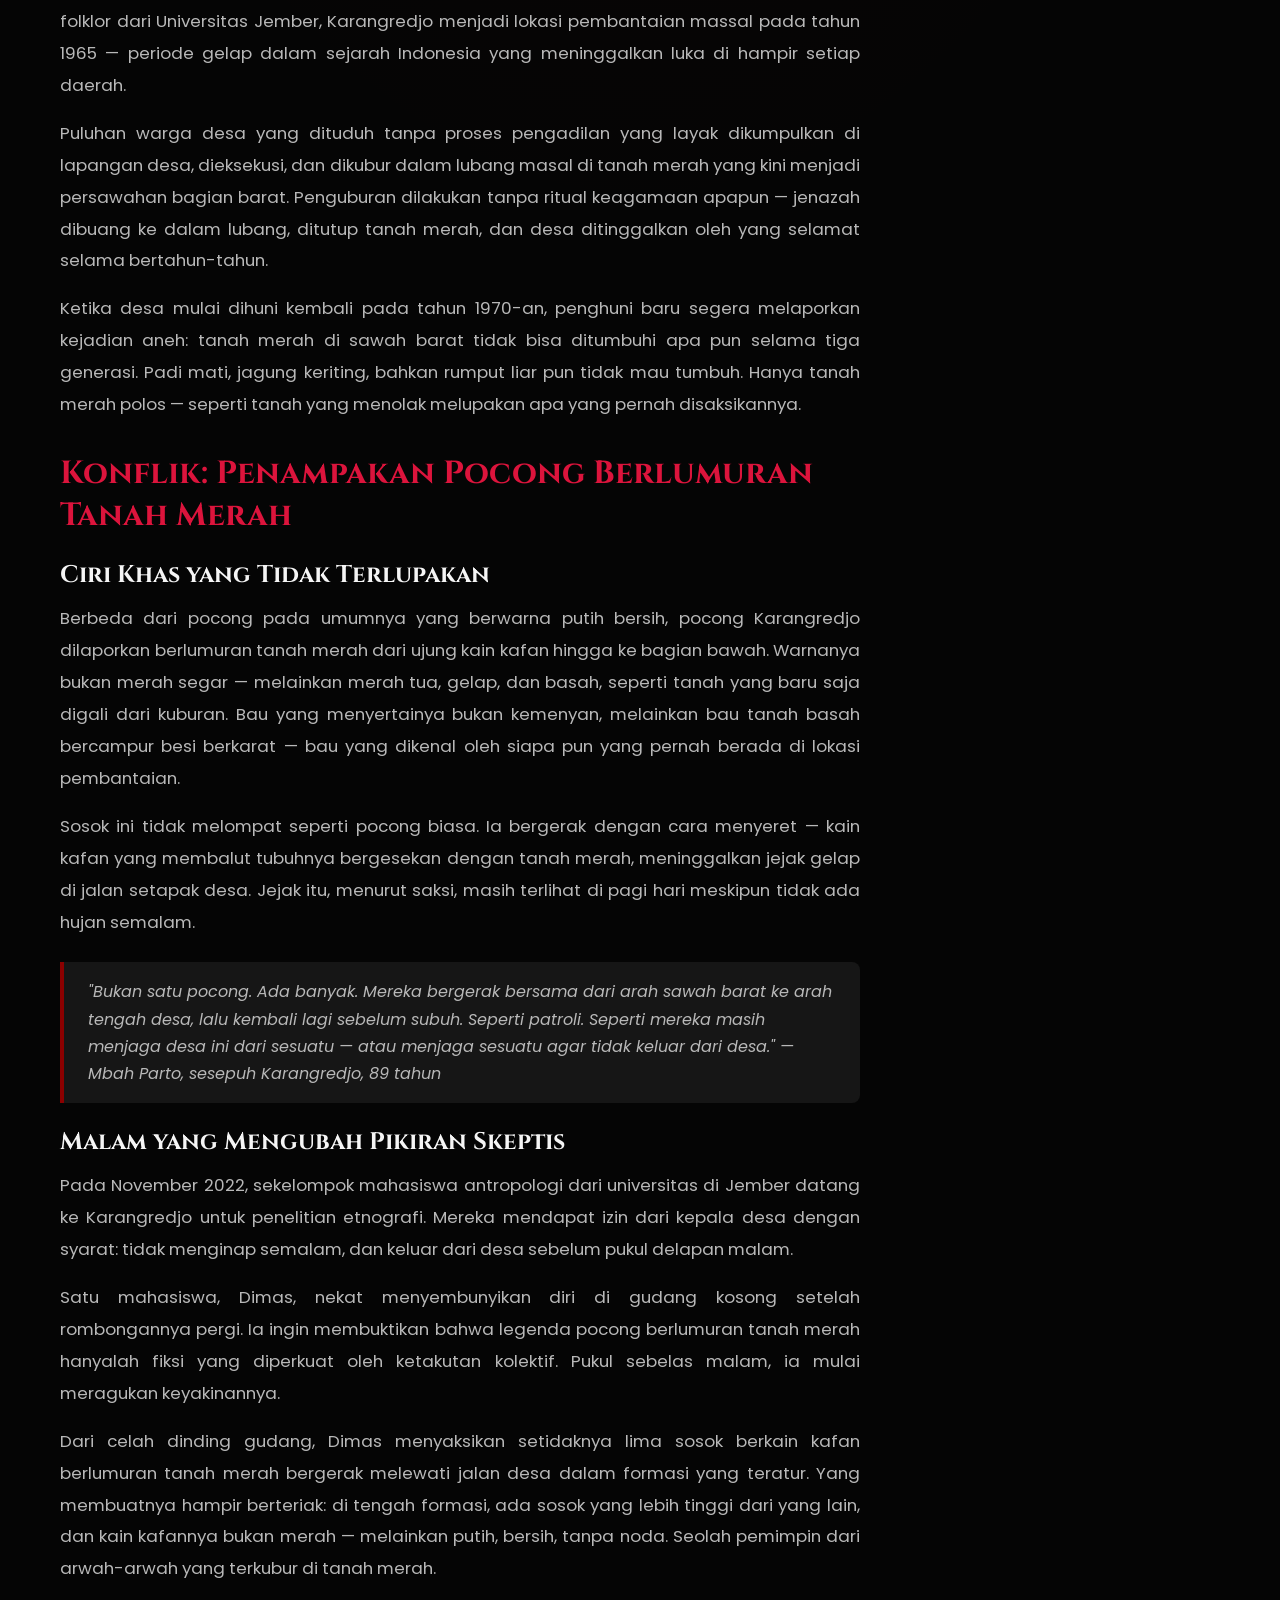
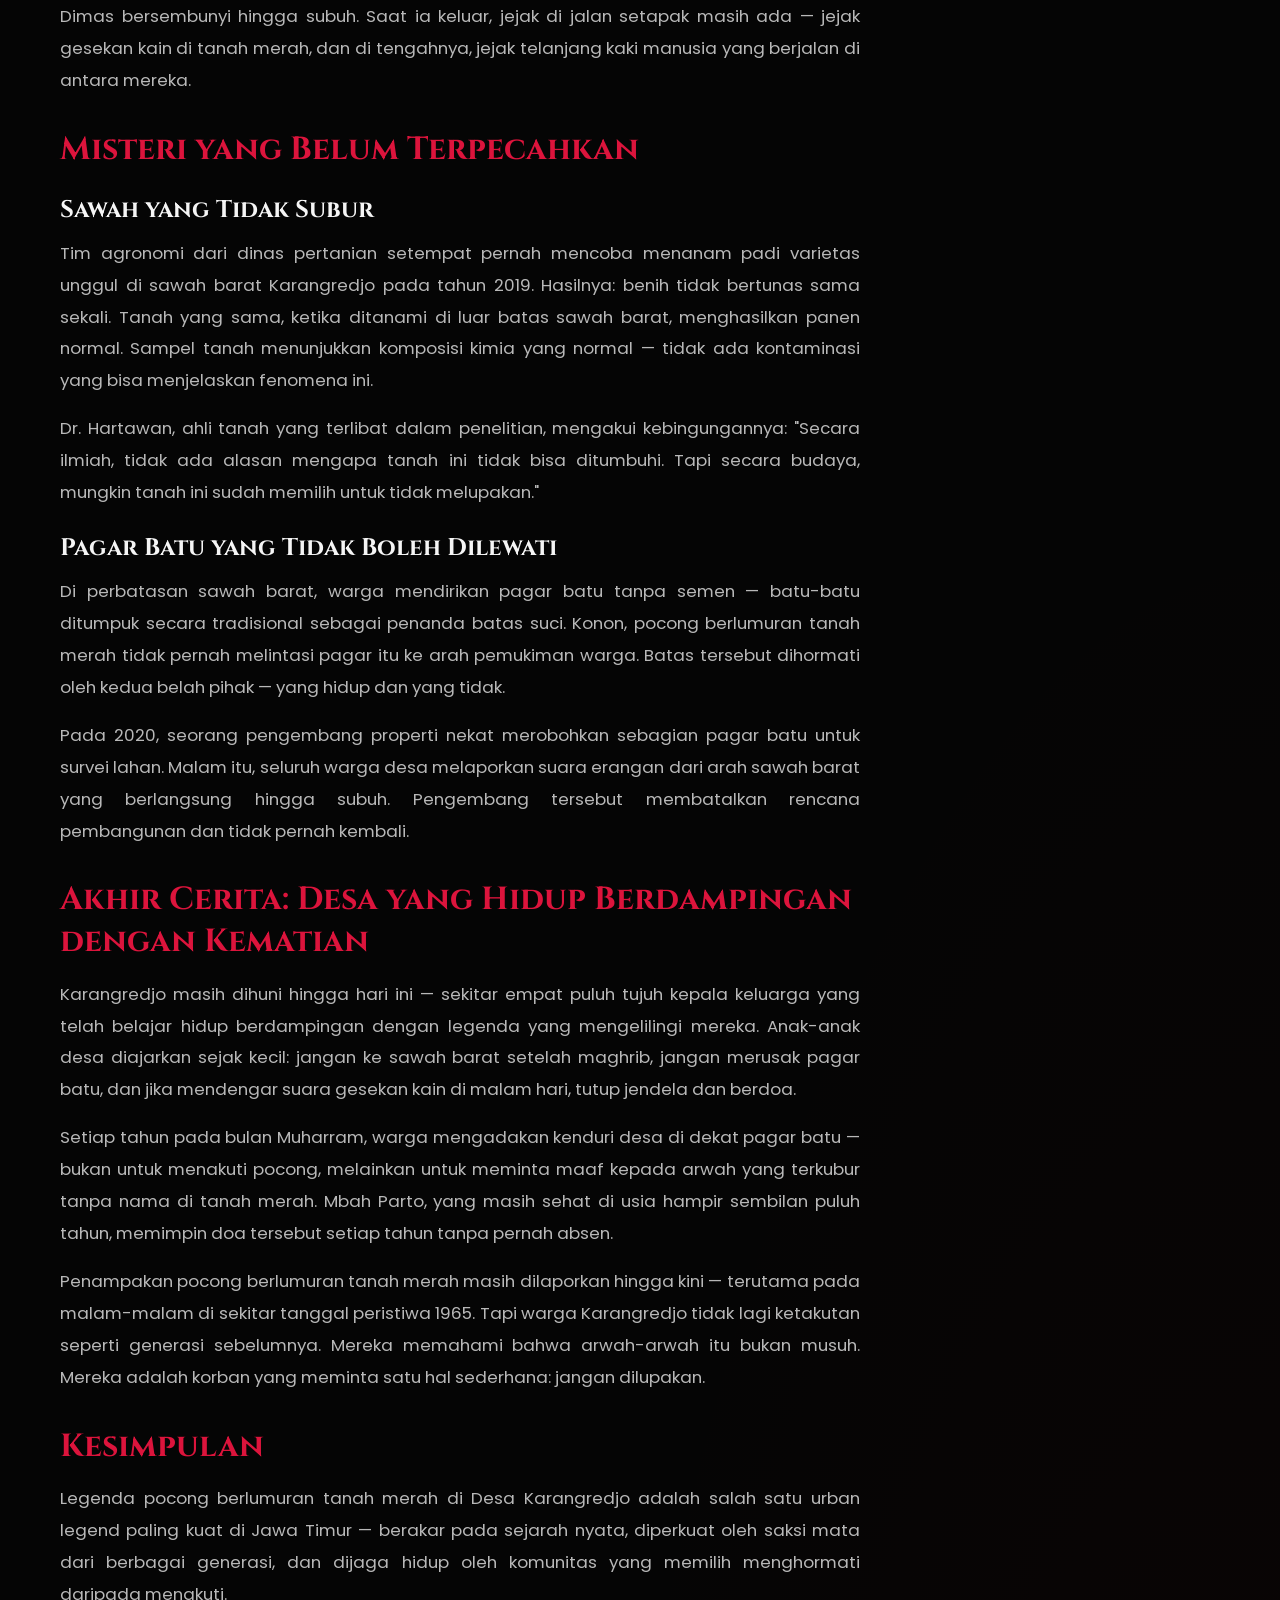
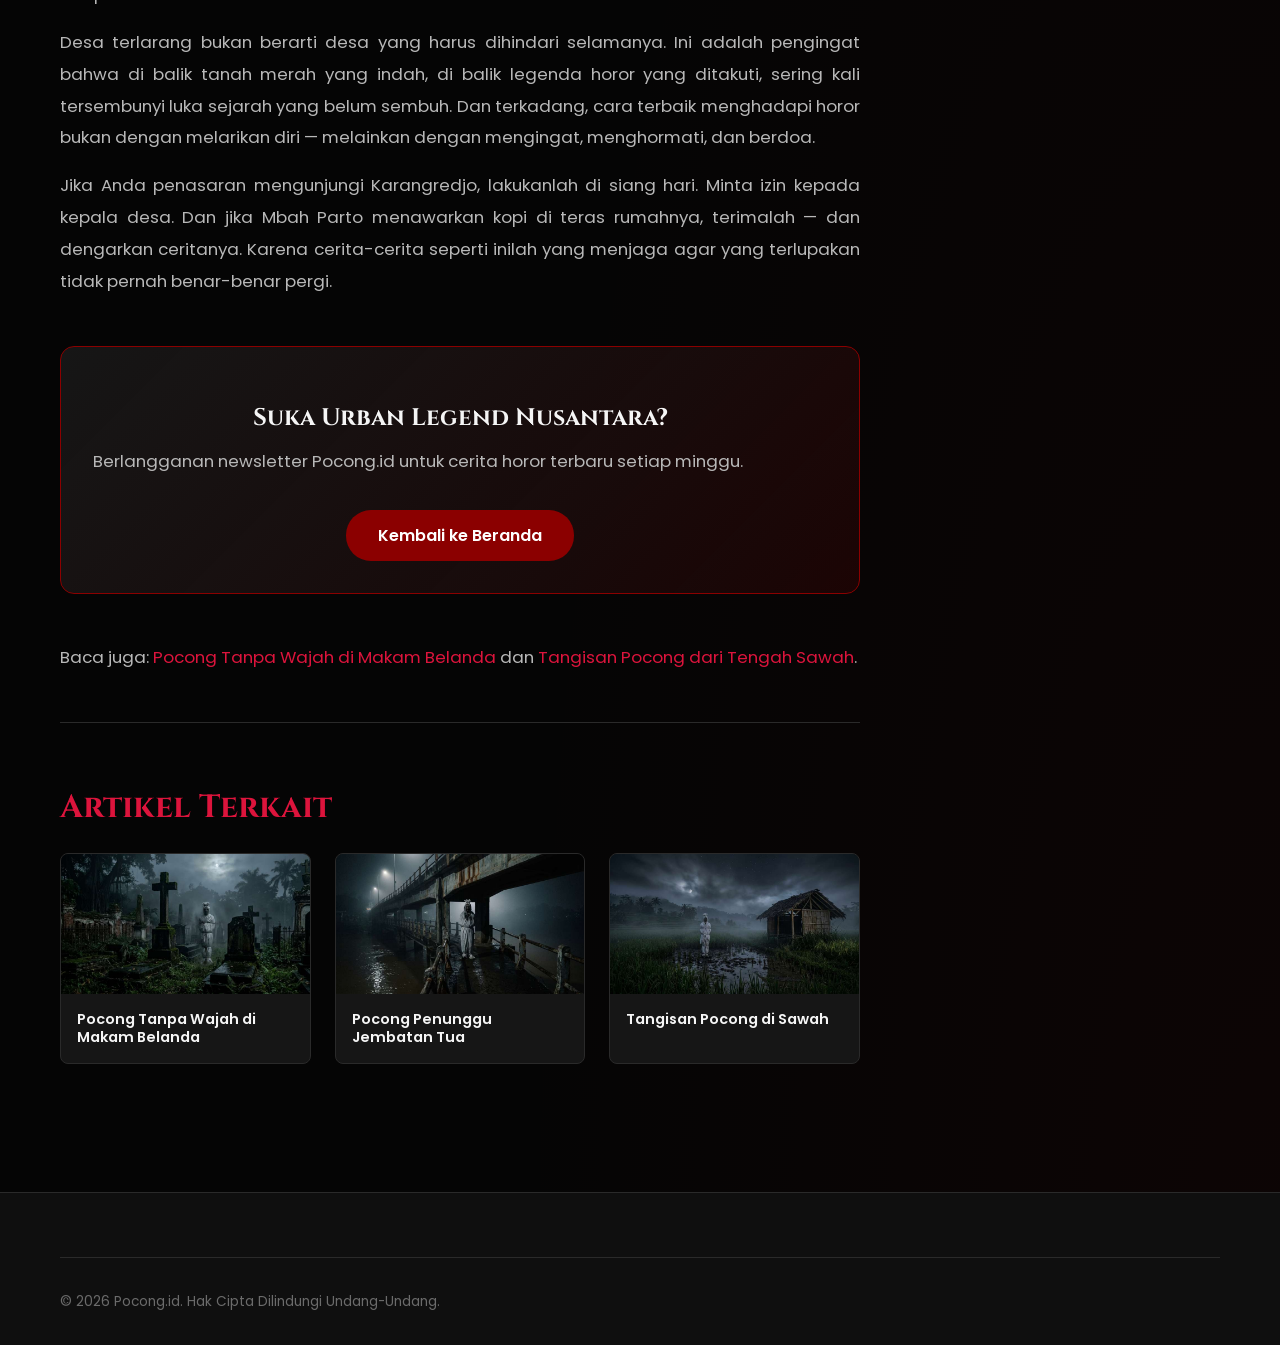
<file: artikel5.html>
<!DOCTYPE html>
<html lang="id">
<head>
  <meta charset="UTF-8">
    <meta name="theme-color" content="#050505">
  <meta name="color-scheme" content="dark">
  <meta name="format-detection" content="telephone=no">
  <link rel="alternate" hreflang="id" href="https://pocong.id/">
  <meta name="viewport" content="width=device-width, initial-scale=1.0">
  <title>Legenda Pocong Berlumuran Tanah Merah di Desa Terlarang | Pocong.id</title>
  <meta name="description" content="Urban legend Desa Karangredjo: pocong berlumuran tanah merah muncul setiap malam dan desa ini dilarang dikunjungi setelah matahari terbenam.">
  <meta name="keywords" content="pocong tanah merah, desa terlarang, urban legend indonesia, legenda pocong, cerita horor desa">
  <meta name="author" content="Redaksi Pocong.id">
  <meta name="robots" content="index, follow">
  <link rel="canonical" href="https://pocong.id/artikel5.html">
  <meta property="og:type" content="article">
  <meta property="og:title" content="Legenda Pocong Berlumuran Tanah Merah di Desa Terlarang">
  <meta property="og:description" content="Desa Karangredjo dan pocong berlumuran tanah merah yang menghantui setiap malam.">
  <meta property="og:url" content="https://pocong.id/artikel5.html">
  <meta property="og:image" content="https://pocong.id/images/artikel5.jpg">
  <meta name="twitter:card" content="summary_large_image">
  <link rel="icon" type="image/png" href="images/favicon.png">
  <link rel="manifest" href="manifest.json">
  <link rel="preconnect" href="https://fonts.googleapis.com">
  <link rel="preconnect" href="https://fonts.gstatic.com" crossorigin>
  <link rel="preload" href="css/style.css" as="style">
  <link href="https://fonts.googleapis.com/css2?family=Cinzel:wght@400;600;700&family=Poppins:wght@400;500;600&display=swap" rel="stylesheet" media="print" onload="this.media='all'">
  <link rel="stylesheet" href="css/style.css">
  <script type="application/ld+json">
  {
    "@context": "https://schema.org",
    "@type": "Article",
    "headline": "Legenda Pocong Berlumuran Tanah Merah di Desa Terlarang",
    "image": "https://pocong.id/images/artikel5.jpg",
    "author": { "@type": "Organization", "name": "Redaksi Pocong.id" },
    "publisher": { "@type": "Organization", "name": "Pocong.id", "logo": { "@type": "ImageObject", "url": "https://pocong.id/images/logo.png" } },
    "datePublished": "2026-02-15",
    "dateModified": "2026-02-15",
    "mainEntityOfPage": "https://pocong.id/artikel5.html"
  }
  </script>
</head>
<body>
  <a href="#main-content" class="skip-link">Lompat ke konten utama</a>

  <div id="loading-screen" role="status" aria-label="Memuat halaman" aria-live="polite">
    <svg class="loader-icon" viewBox="0 0 100 100" fill="none" xmlns="http://www.w3.org/2000/svg">
      <circle cx="50" cy="50" r="45" stroke="rgba(139, 0, 0, 0.2)" stroke-width="2" />
      <circle cx="50" cy="50" r="45" stroke="#ff0000" stroke-width="2" stroke-dasharray="283" stroke-dashoffset="75" stroke-linecap="round">
        <animateTransform attributeName="transform" type="rotate" from="0 50 50" to="360 50 50" dur="2s" repeatCount="indefinite" />
      </circle>
      <path d="M50 25C40.6 25 33 32.6 33 42C33 47.3 35.4 52 39.2 55.2V63H44.6V58H55.4V63H60.8V55.2C64.6 52 67 47.3 67 42C67 32.6 59.4 25 50 25ZM43.6 42.9C42.3 42.9 41.3 41.9 41.3 40.6C41.3 39.3 42.3 38.3 43.6 38.3C44.9 38.3 45.9 39.3 45.9 40.6C45.9 41.9 44.9 42.9 43.6 42.9ZM56.4 42.9C55.1 42.9 54.1 41.9 54.1 40.6C54.1 39.3 55.1 38.3 56.4 38.3C57.7 38.3 58.7 39.3 58.7 40.6C58.7 41.9 57.7 42.9 56.4 42.9Z" fill="#ff0000">
        <animate attributeName="opacity" values="0.5;1;0.5" dur="1.5s" repeatCount="indefinite" />
      </path>
    </svg>
    <div class="loader-logo">POCONG.ID</div>
    <div class="loader-bar"><div class="loader-bar-fill"></div></div>
  </div>
  <div id="rain-container" aria-hidden="true"></div>
  <div id="lightning-flash" aria-hidden="true"></div>

  <header>
    <nav class="navbar" role="navigation" aria-label="Navigasi utama">
      <div class="navbar-inner">
        <a href="index.html" class="navbar-logo"><img src="images/logo.svg" alt="Logo Pocong.id" width="240" height="60"></a>
        <ul class="navbar-nav">
          <li><a href="index.html">Home</a></li>
          <li><a href="artikel1.html">Cerita Horor</a></li>
          <li><a href="artikel3.html">Misteri</a></li>
          <li><a href="artikel5.html">Urban Legend</a></li>
          <li><a href="tentang.html">Tentang</a></li>
          <li><a href="kontak.html">Kontak</a></li>
        </ul>
        <form class="search-form" role="search">
          <input type="search" placeholder="Cari cerita horor..." aria-label="Kata kunci pencarian">
          <button type="submit" aria-label="Cari">&#128269;</button>
        </form>
        <button class="hamburger" aria-label="Buka menu"><span></span><span></span><span></span></button>
      </div>
    </nav>
  </header>

  <div id="reading-progress" role="progressbar" aria-label="Kemajuan membaca artikel" aria-valuemin="0" aria-valuemax="100" aria-valuenow="0"></div>
  <main id="main-content">
    <div class="page-header">
      <div class="container">
        <nav class="breadcrumb" aria-label="Breadcrumb">
          <a href="index.html">Beranda</a> <span>&rsaquo;</span>
          <a href="artikel5.html">Urban Legend</a> <span>&rsaquo;</span>
          <span class="current">Pocong Berlumuran Tanah Merah</span>
        </nav>
        <header class="article-header fade-in">
          <span class="article-category">Urban Legend</span>
          <h1>Legenda Pocong Berlumuran Tanah Merah di Desa Terlarang</h1>
          <div class="article-header-meta">
            <span>Oleh Redaksi Pocong.id</span>
            <time datetime="2026-02-15">15 Februari 2026</time>
            <span>10 menit baca</span>
          </div>
        </header>
      </div>
    </div>

    <article class="section">
      <div class="container">
        <div class="main-grid">
          <div class="article-content fade-in">
            <figure class="article-featured-image">
              <img src="images/artikel5.jpg" alt="Desa Karangredjo dengan tanah merah di malam hari" width="800" height="500" decoding="async" fetchpriority="high" loading="eager">
            </figure>

            <h2>Pendahuluan</h2>
            <p>Di perbatasan antara Kabupaten Banyuwangi dan Bondowoso, Jawa Timur, terdapat sebuah desa yang namanya tidak akan Anda temukan di papan penunjuk jalan raya. Desa Karangredjo — "karang" berarti batu karang, "redjo" berarti merah dalam bahasa Jawa — adalah permukiman kecil dengan tanah merah pekat yang memberikan nama pada desa tersebut. Tanah merah yang indah di siang hari, namun menjadi warna darah di bawah cahaya bulan.</p>
            <p>Desa ini dikenal warga sekitar sebagai "desa terlarang." Bukan karena ada aturan resmi dari pemerintah, melainkan karena tradisi lisan yang kuat: jangan masuk Karangredjo setelah matahari terbenam. Jangan. Karena di antara tanah merah dan kabut malam, ada sosok yang berlumuran warna yang sama — pocong berlumuran tanah merah yang tidak pernah benar-benar pergi.</p>

            <h2>Asal Usul Legenda</h2>
            <h3>Malapetaka Tahun 1965</h3>
            <p>Seperti banyak legenda horor di Indonesia, kisah pocong berlumuran tanah merah berakar pada peristiwa sejarah yang kelam. Menurut catatan lisan yang dikumpulkan oleh peneliti folklor dari Universitas Jember, Karangredjo menjadi lokasi pembantaian massal pada tahun 1965 — periode gelap dalam sejarah Indonesia yang meninggalkan luka di hampir setiap daerah.</p>
            <p>Puluhan warga desa yang dituduh tanpa proses pengadilan yang layak dikumpulkan di lapangan desa, dieksekusi, dan dikubur dalam lubang masal di tanah merah yang kini menjadi persawahan bagian barat. Penguburan dilakukan tanpa ritual keagamaan apapun — jenazah dibuang ke dalam lubang, ditutup tanah merah, dan desa ditinggalkan oleh yang selamat selama bertahun-tahun.</p>
            <p>Ketika desa mulai dihuni kembali pada tahun 1970-an, penghuni baru segera melaporkan kejadian aneh: tanah merah di sawah barat tidak bisa ditumbuhi apa pun selama tiga generasi. Padi mati, jagung keriting, bahkan rumput liar pun tidak mau tumbuh. Hanya tanah merah polos — seperti tanah yang menolak melupakan apa yang pernah disaksikannya.</p>

            <h2>Konflik: Penampakan Pocong Berlumuran Tanah Merah</h2>
            <h3>Ciri Khas yang Tidak Terlupakan</h3>
            <p>Berbeda dari pocong pada umumnya yang berwarna putih bersih, pocong Karangredjo dilaporkan berlumuran tanah merah dari ujung kain kafan hingga ke bagian bawah. Warnanya bukan merah segar — melainkan merah tua, gelap, dan basah, seperti tanah yang baru saja digali dari kuburan. Bau yang menyertainya bukan kemenyan, melainkan bau tanah basah bercampur besi berkarat — bau yang dikenal oleh siapa pun yang pernah berada di lokasi pembantaian.</p>
            <p>Sosok ini tidak melompat seperti pocong biasa. Ia bergerak dengan cara menyeret — kain kafan yang membalut tubuhnya bergesekan dengan tanah merah, meninggalkan jejak gelap di jalan setapak desa. Jejak itu, menurut saksi, masih terlihat di pagi hari meskipun tidak ada hujan semalam.</p>
            <blockquote>"Bukan satu pocong. Ada banyak. Mereka bergerak bersama dari arah sawah barat ke arah tengah desa, lalu kembali lagi sebelum subuh. Seperti patroli. Seperti mereka masih menjaga desa ini dari sesuatu — atau menjaga sesuatu agar tidak keluar dari desa." — Mbah Parto, sesepuh Karangredjo, 89 tahun</blockquote>

            <h3>Malam yang Mengubah Pikiran Skeptis</h3>
            <p>Pada November 2022, sekelompok mahasiswa antropologi dari universitas di Jember datang ke Karangredjo untuk penelitian etnografi. Mereka mendapat izin dari kepala desa dengan syarat: tidak menginap semalam, dan keluar dari desa sebelum pukul delapan malam.</p>
            <p>Satu mahasiswa, Dimas, nekat menyembunyikan diri di gudang kosong setelah rombongannya pergi. Ia ingin membuktikan bahwa legenda pocong berlumuran tanah merah hanyalah fiksi yang diperkuat oleh ketakutan kolektif. Pukul sebelas malam, ia mulai meragukan keyakinannya.</p>
            <p>Dari celah dinding gudang, Dimas menyaksikan setidaknya lima sosok berkain kafan berlumuran tanah merah bergerak melewati jalan desa dalam formasi yang teratur. Yang membuatnya hampir berteriak: di tengah formasi, ada sosok yang lebih tinggi dari yang lain, dan kain kafannya bukan merah — melainkan putih, bersih, tanpa noda. Seolah pemimpin dari arwah-arwah yang terkubur di tanah merah.</p>
            <p>Dimas bersembunyi hingga subuh. Saat ia keluar, jejak di jalan setapak masih ada — jejak gesekan kain di tanah merah, dan di tengahnya, jejak telanjang kaki manusia yang berjalan di antara mereka.</p>

            <h2>Misteri yang Belum Terpecahkan</h2>
            <h3>Sawah yang Tidak Subur</h3>
            <p>Tim agronomi dari dinas pertanian setempat pernah mencoba menanam padi varietas unggul di sawah barat Karangredjo pada tahun 2019. Hasilnya: benih tidak bertunas sama sekali. Tanah yang sama, ketika ditanami di luar batas sawah barat, menghasilkan panen normal. Sampel tanah menunjukkan komposisi kimia yang normal — tidak ada kontaminasi yang bisa menjelaskan fenomena ini.</p>
            <p>Dr. Hartawan, ahli tanah yang terlibat dalam penelitian, mengakui kebingungannya: "Secara ilmiah, tidak ada alasan mengapa tanah ini tidak bisa ditumbuhi. Tapi secara budaya, mungkin tanah ini sudah memilih untuk tidak melupakan."</p>

            <h3>Pagar Batu yang Tidak Boleh Dilewati</h3>
            <p>Di perbatasan sawah barat, warga mendirikan pagar batu tanpa semen — batu-batu ditumpuk secara tradisional sebagai penanda batas suci. Konon, pocong berlumuran tanah merah tidak pernah melintasi pagar itu ke arah pemukiman warga. Batas tersebut dihormati oleh kedua belah pihak — yang hidup dan yang tidak.</p>
            <p>Pada 2020, seorang pengembang properti nekat merobohkan sebagian pagar batu untuk survei lahan. Malam itu, seluruh warga desa melaporkan suara erangan dari arah sawah barat yang berlangsung hingga subuh. Pengembang tersebut membatalkan rencana pembangunan dan tidak pernah kembali.</p>

            <h2>Akhir Cerita: Desa yang Hidup Berdampingan dengan Kematian</h2>
            <p>Karangredjo masih dihuni hingga hari ini — sekitar empat puluh tujuh kepala keluarga yang telah belajar hidup berdampingan dengan legenda yang mengelilingi mereka. Anak-anak desa diajarkan sejak kecil: jangan ke sawah barat setelah maghrib, jangan merusak pagar batu, dan jika mendengar suara gesekan kain di malam hari, tutup jendela dan berdoa.</p>
            <p>Setiap tahun pada bulan Muharram, warga mengadakan kenduri desa di dekat pagar batu — bukan untuk menakuti pocong, melainkan untuk meminta maaf kepada arwah yang terkubur tanpa nama di tanah merah. Mbah Parto, yang masih sehat di usia hampir sembilan puluh tahun, memimpin doa tersebut setiap tahun tanpa pernah absen.</p>
            <p>Penampakan pocong berlumuran tanah merah masih dilaporkan hingga kini — terutama pada malam-malam di sekitar tanggal peristiwa 1965. Tapi warga Karangredjo tidak lagi ketakutan seperti generasi sebelumnya. Mereka memahami bahwa arwah-arwah itu bukan musuh. Mereka adalah korban yang meminta satu hal sederhana: jangan dilupakan.</p>

            <h2>Kesimpulan</h2>
            <p>Legenda pocong berlumuran tanah merah di Desa Karangredjo adalah salah satu urban legend paling kuat di Jawa Timur — berakar pada sejarah nyata, diperkuat oleh saksi mata dari berbagai generasi, dan dijaga hidup oleh komunitas yang memilih menghormati daripada menakuti.</p>
            <p>Desa terlarang bukan berarti desa yang harus dihindari selamanya. Ini adalah pengingat bahwa di balik tanah merah yang indah, di balik legenda horor yang ditakuti, sering kali tersembunyi luka sejarah yang belum sembuh. Dan terkadang, cara terbaik menghadapi horor bukan dengan melarikan diri — melainkan dengan mengingat, menghormati, dan berdoa.</p>
            <p>Jika Anda penasaran mengunjungi Karangredjo, lakukanlah di siang hari. Minta izin kepada kepala desa. Dan jika Mbah Parto menawarkan kopi di teras rumahnya, terimalah — dan dengarkan ceritanya. Karena cerita-cerita seperti inilah yang menjaga agar yang terlupakan tidak pernah benar-benar pergi.</p>

            <div class="article-cta">
              <h3>Suka Urban Legend Nusantara?</h3>
              <p>Berlangganan newsletter Pocong.id untuk cerita horor terbaru setiap minggu.</p>
              <a href="index.html" class="btn">Kembali ke Beranda</a>
            </div>

            <p>Baca juga: <a href="artikel3.html">Pocong Tanpa Wajah di Makam Belanda</a> dan <a href="artikel4.html">Tangisan Pocong dari Tengah Sawah</a>.</p>

            <section class="related-articles" aria-labelledby="related-title">
              <h2 id="related-title">Artikel Terkait</h2>
              <div class="related-grid">
                <article class="related-card">
                  <img src="images/artikel3.jpg" alt="Makam Belanda" width="300" height="140" decoding="async" loading="lazy">
                  <div class="related-card-body"><h4><a href="artikel3.html">Pocong Tanpa Wajah di Makam Belanda</a></h4></div>
                </article>
                <article class="related-card">
                  <img src="images/artikel1.jpg" alt="Jembatan tua" width="300" height="140" decoding="async" loading="lazy">
                  <div class="related-card-body"><h4><a href="artikel1.html">Pocong Penunggu Jembatan Tua</a></h4></div>
                </article>
                <article class="related-card">
                  <img src="images/artikel4.jpg" alt="Sawah malam" width="300" height="140" decoding="async" loading="lazy">
                  <div class="related-card-body"><h4><a href="artikel4.html">Tangisan Pocong di Sawah</a></h4></div>
                </article>
              </div>
            </section>
          </div>

          <aside class="sidebar">
            <div class="sidebar-widget fade-in">
              <h3 class="widget-title">Terpopuler</h3>
              <ol class="popular-list">
                <li><span class="popular-number">1</span><a href="artikel5.html">Pocong Berlumuran Tanah Merah</a></li>
                <li><span class="popular-number">2</span><a href="artikel1.html">Pocong Penunggu Jembatan</a></li>
                <li><span class="popular-number">3</span><a href="artikel3.html">Pocong Tanpa Wajah</a></li>
              </ol>
            </div>
          </aside>
        </div>
      </div>
    </article>
  </main>

  <footer class="footer">
    <div class="container">
      <div class="footer-bottom">
        <p>&copy; 2026 Pocong.id. Hak Cipta Dilindungi Undang-Undang.</p>
      </div>
    </div>
  </footer>
  <button id="back-to-top" aria-label="Kembali ke atas">&#8593;</button>
    <script src="js/config.js" defer></script>
  <script src="js/script.js" defer></script>
</body>
</html>
</file>
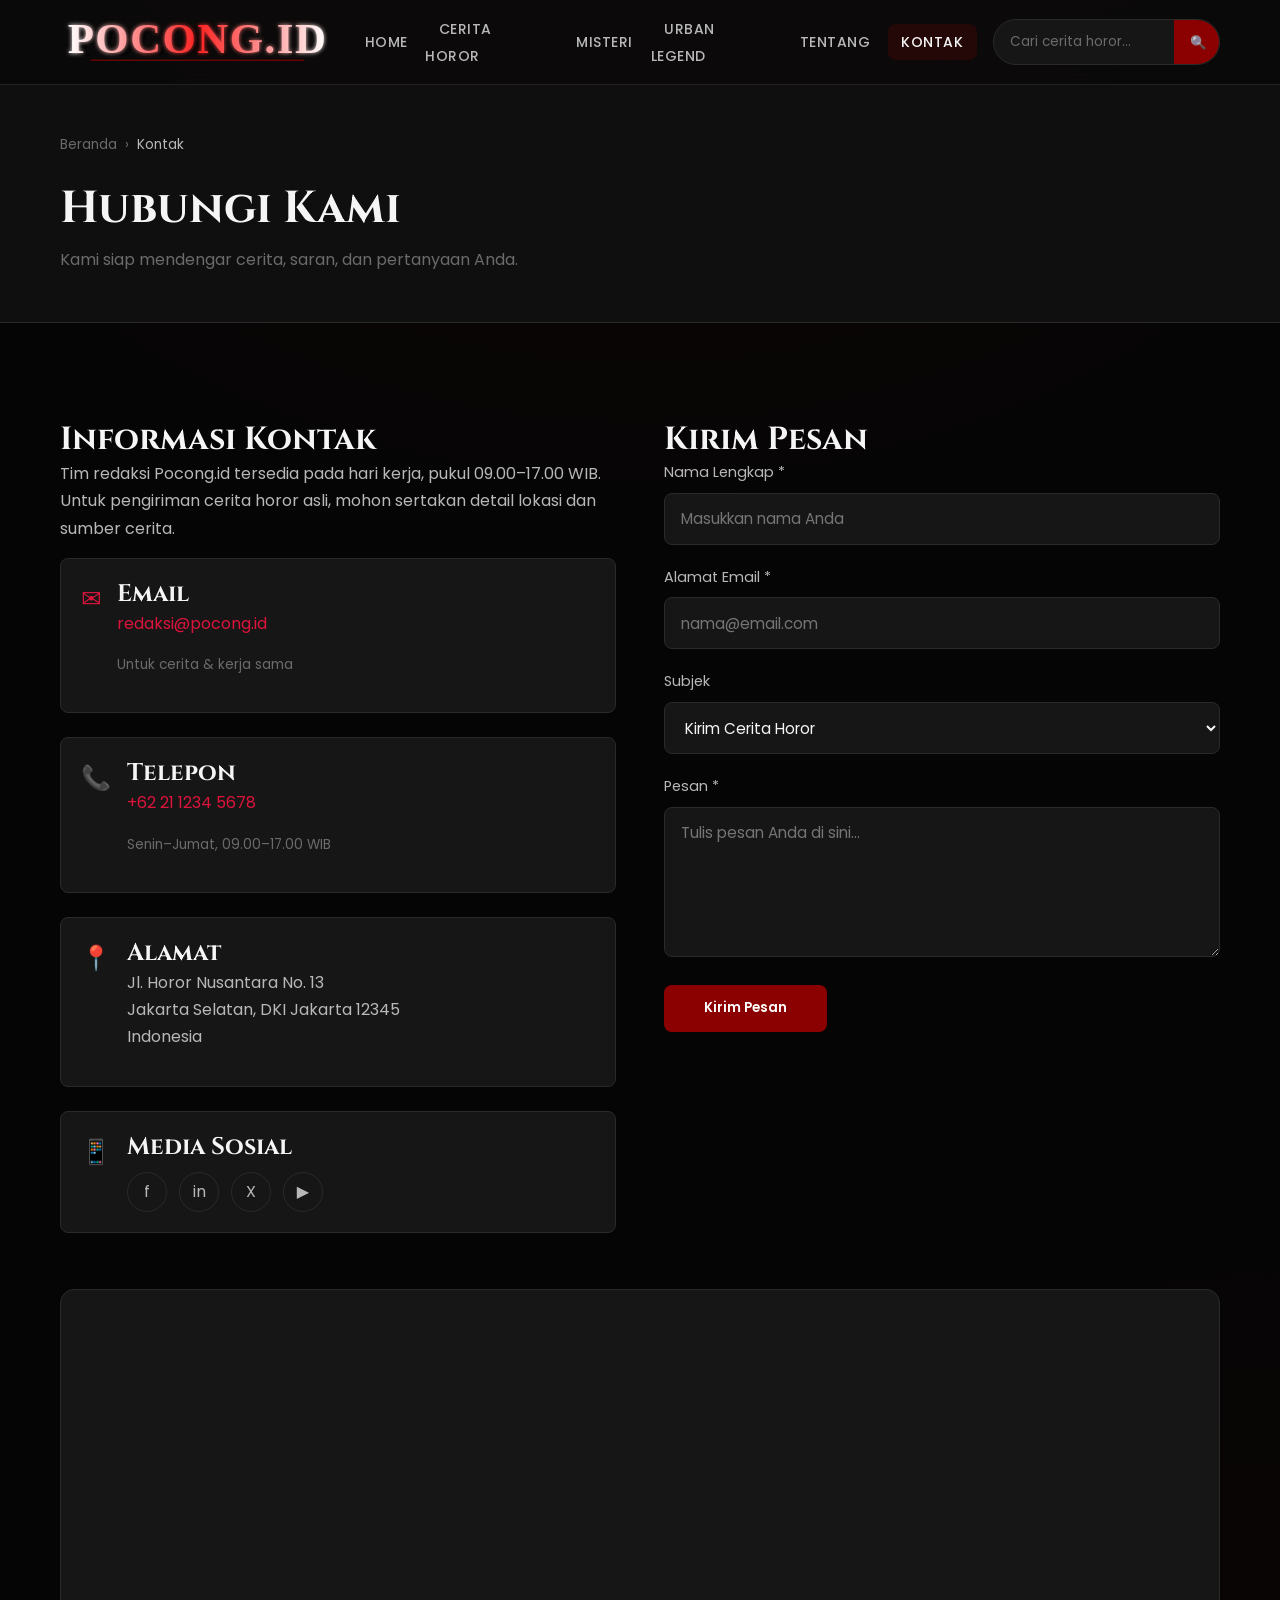
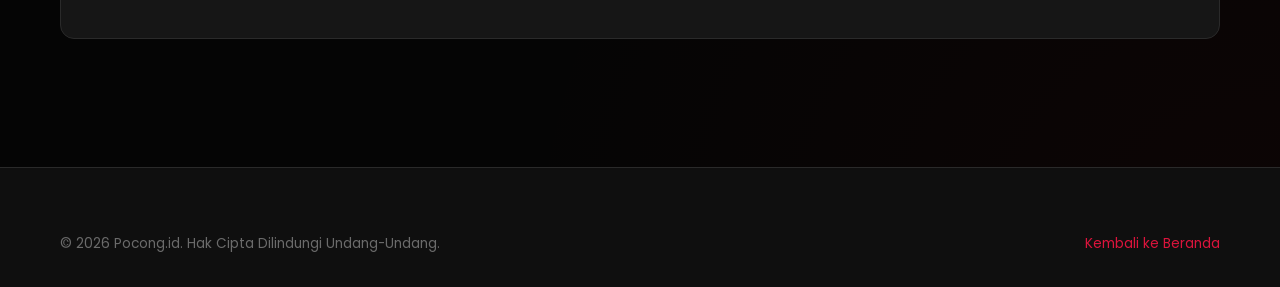
<file: kontak.html>
<!DOCTYPE html>
<html lang="id">
<head>
  <meta charset="UTF-8">
    <meta name="theme-color" content="#050505">
  <meta name="color-scheme" content="dark">
  <meta name="format-detection" content="telephone=no">
  <link rel="alternate" hreflang="id" href="https://pocong.id/">
  <meta name="viewport" content="width=device-width, initial-scale=1.0">
  <title>Kontak - Pocong.id | Hubungi Redaksi Kami</title>
  <meta name="description" content="Hubungi tim redaksi Pocong.id. Kirim cerita horor, saran, atau pertanyaan melalui formulir kontak, email, atau telepon.">
  <meta name="keywords" content="kontak pocong.id, kirim cerita horor, redaksi pocong, hubungi kami">
  <meta name="robots" content="index, follow">
  <link rel="canonical" href="https://pocong.id/kontak.html">
  <meta property="og:title" content="Kontak - Pocong.id">
  <meta property="og:description" content="Hubungi tim redaksi Pocong.id untuk cerita, saran, dan kerja sama.">
  <meta property="og:url" content="https://pocong.id/kontak.html">
  <meta property="og:type" content="website">
  <link rel="icon" type="image/png" href="images/favicon.png">
  <link rel="manifest" href="manifest.json">
  <link rel="preconnect" href="https://fonts.googleapis.com">
  <link rel="preconnect" href="https://fonts.gstatic.com" crossorigin>
  <link rel="preload" href="css/style.css" as="style">
  <link href="https://fonts.googleapis.com/css2?family=Cinzel:wght@400;600;700&family=Poppins:wght@400;500;600&display=swap" rel="stylesheet" media="print" onload="this.media='all'">
  <link rel="stylesheet" href="css/style.css">
  <script type="application/ld+json">
  {
    "@context": "https://schema.org",
    "@type": "ContactPage",
    "name": "Kontak Pocong.id",
    "url": "https://pocong.id/kontak.html",
    "mainEntity": {
      "@type": "Organization",
      "name": "Pocong.id",
      "email": "redaksi@pocong.id",
      "telephone": "+62-21-1234-5678",
      "address": {
        "@type": "PostalAddress",
        "streetAddress": "Jl. Horor Nusantara No. 13",
        "addressLocality": "Jakarta Selatan",
        "addressRegion": "DKI Jakarta",
        "postalCode": "12345",
        "addressCountry": "ID"
      }
    }
  }
  </script>
</head>
<body>
  <a href="#main-content" class="skip-link">Lompat ke konten utama</a>

  <div id="loading-screen" role="status" aria-label="Memuat halaman" aria-live="polite">
    <svg class="loader-icon" viewBox="0 0 100 100" fill="none" xmlns="http://www.w3.org/2000/svg">
      <circle cx="50" cy="50" r="45" stroke="rgba(139, 0, 0, 0.2)" stroke-width="2" />
      <circle cx="50" cy="50" r="45" stroke="#ff0000" stroke-width="2" stroke-dasharray="283" stroke-dashoffset="75" stroke-linecap="round">
        <animateTransform attributeName="transform" type="rotate" from="0 50 50" to="360 50 50" dur="2s" repeatCount="indefinite" />
      </circle>
      <path d="M50 25C40.6 25 33 32.6 33 42C33 47.3 35.4 52 39.2 55.2V63H44.6V58H55.4V63H60.8V55.2C64.6 52 67 47.3 67 42C67 32.6 59.4 25 50 25ZM43.6 42.9C42.3 42.9 41.3 41.9 41.3 40.6C41.3 39.3 42.3 38.3 43.6 38.3C44.9 38.3 45.9 39.3 45.9 40.6C45.9 41.9 44.9 42.9 43.6 42.9ZM56.4 42.9C55.1 42.9 54.1 41.9 54.1 40.6C54.1 39.3 55.1 38.3 56.4 38.3C57.7 38.3 58.7 39.3 58.7 40.6C58.7 41.9 57.7 42.9 56.4 42.9Z" fill="#ff0000">
        <animate attributeName="opacity" values="0.5;1;0.5" dur="1.5s" repeatCount="indefinite" />
      </path>
    </svg>
    <div class="loader-logo">POCONG.ID</div>
    <div class="loader-bar"><div class="loader-bar-fill"></div></div>
  </div>
  <div id="rain-container" aria-hidden="true"></div>
  <div id="lightning-flash" aria-hidden="true"></div>

  <header>
    <nav class="navbar" role="navigation" aria-label="Navigasi utama">
      <div class="navbar-inner">
        <a href="index.html" class="navbar-logo">
          <img src="images/logo.svg" alt="Logo Pocong.id" width="240" height="60">
        </a>
        <ul class="navbar-nav">
          <li><a href="index.html">Home</a></li>
          <li><a href="artikel1.html">Cerita Horor</a></li>
          <li><a href="artikel3.html">Misteri</a></li>
          <li><a href="artikel5.html">Urban Legend</a></li>
          <li><a href="tentang.html">Tentang</a></li>
          <li><a href="kontak.html">Kontak</a></li>
        </ul>
        <form class="search-form" role="search">
          <input type="search" placeholder="Cari cerita horor..." aria-label="Kata kunci pencarian">
          <button type="submit" aria-label="Cari">&#128269;</button>
        </form>
        <button class="hamburger" aria-label="Buka menu"><span></span><span></span><span></span></button>
      </div>
    </nav>
  </header>

  <main id="main-content">
    <div class="page-header">
      <div class="container">
        <nav class="breadcrumb" aria-label="Breadcrumb">
          <a href="index.html">Beranda</a> <span>&rsaquo;</span> <span class="current">Kontak</span>
        </nav>
        <h1>Hubungi Kami</h1>
        <p style="color:var(--text-muted);margin-top:0.5rem;">Kami siap mendengar cerita, saran, dan pertanyaan Anda.</p>
      </div>
    </div>

    <section class="section">
      <div class="container">
        <div class="contact-grid fade-in">
          <div>
            <h2>Informasi Kontak</h2>
            <p>Tim redaksi Pocong.id tersedia pada hari kerja, pukul 09.00–17.00 WIB. Untuk pengiriman cerita horor asli, mohon sertakan detail lokasi dan sumber cerita.</p>

            <div class="contact-info-item">
              <span class="contact-info-icon">&#9993;</span>
              <div>
                <h3>Email</h3>
                <p><a href="mailto:redaksi@pocong.id">redaksi@pocong.id</a></p>
                <p style="font-size:0.85rem;color:var(--text-muted);">Untuk cerita &amp; kerja sama</p>
              </div>
            </div>

            <div class="contact-info-item">
              <span class="contact-info-icon">&#128222;</span>
              <div>
                <h3>Telepon</h3>
                <p><a href="tel:+622112345678">+62 21 1234 5678</a></p>
                <p style="font-size:0.85rem;color:var(--text-muted);">Senin–Jumat, 09.00–17.00 WIB</p>
              </div>
            </div>

            <div class="contact-info-item">
              <span class="contact-info-icon">&#128205;</span>
              <div>
                <h3>Alamat</h3>
                <p>Jl. Horor Nusantara No. 13<br>Jakarta Selatan, DKI Jakarta 12345<br>Indonesia</p>
              </div>
            </div>

            <div class="contact-info-item">
              <span class="contact-info-icon">&#128241;</span>
              <div>
                <h3>Media Sosial</h3>
                <div class="social-links" style="margin-top:0.5rem;">
                  <a href="https://facebook.com/pocongid" target="_blank" rel="noopener" aria-label="Facebook">f</a>
                  <a href="https://instagram.com/pocongid" target="_blank" rel="noopener" aria-label="Instagram">in</a>
                  <a href="https://twitter.com/pocongid" target="_blank" rel="noopener" aria-label="Twitter">X</a>
                  <a href="https://youtube.com/pocongid" target="_blank" rel="noopener" aria-label="YouTube">&#9654;</a>
                </div>
              </div>
            </div>
          </div>

          <div>
            <h2>Kirim Pesan</h2>
            <form class="contact-form" aria-label="Formulir kontak">
              <div class="form-group">
                <label for="nama">Nama Lengkap *</label>
                <input type="text" id="nama" name="nama" required placeholder="Masukkan nama Anda">
              </div>
              <div class="form-group">
                <label for="email">Alamat Email *</label>
                <input type="email" id="email" name="email" required placeholder="nama@email.com">
              </div>
              <div class="form-group">
                <label for="subjek">Subjek</label>
                <select id="subjek" name="subjek">
                  <option value="cerita">Kirim Cerita Horor</option>
                  <option value="saran">Saran &amp; Masukan</option>
                  <option value="kerjasama">Kerja Sama</option>
                  <option value="lainnya">Lainnya</option>
                </select>
              </div>
              <div class="form-group">
                <label for="pesan">Pesan *</label>
                <textarea id="pesan" name="pesan" required placeholder="Tulis pesan Anda di sini..."></textarea>
              </div>
              <button type="submit">Kirim Pesan</button>
            </form>
          </div>
        </div>

        <div class="map-placeholder fade-in">
          <iframe 
            src="https://www.google.com/maps/embed?pb=!1m18!1m12!1m3!1d126906.94056253457!2d106.74563814424683!3d-6.281896796349372!2m3!1f0!2f0!3f0!3m2!1i1024!2i768!4f13.1!3m3!1m2!1s0x2e69f1c7bfbbfa2d%3A0xea8b9e69c1064f2!2sSouth%20Jakarta%2C%20South%20Jakarta%20City%2C%20Jakarta!5e0!3m2!1sen!2sid!4v1700000000000!5m2!1sen!2sid" 
            width="100%" 
            height="100%" 
            style="border:0;" 
            allowfullscreen="" 
            loading="lazy" 
            referrerpolicy="no-referrer-when-downgrade"
            title="Peta Lokasi Kantor Redaksi Pocong.id"></iframe>
        </div>
      </div>
    </section>
  </main>

  <footer class="footer">
    <div class="container">
      <div class="footer-bottom" style="border-top:none;padding-top:0;">
        <p>&copy; 2026 Pocong.id. Hak Cipta Dilindungi Undang-Undang.</p>
        <p><a href="index.html">Kembali ke Beranda</a></p>
      </div>
    </div>
  </footer>
  <button id="back-to-top" aria-label="Kembali ke atas">&#8593;</button>
    <script src="js/config.js" defer></script>
  <script src="js/script.js" defer></script>
</body>
</html>
</file>
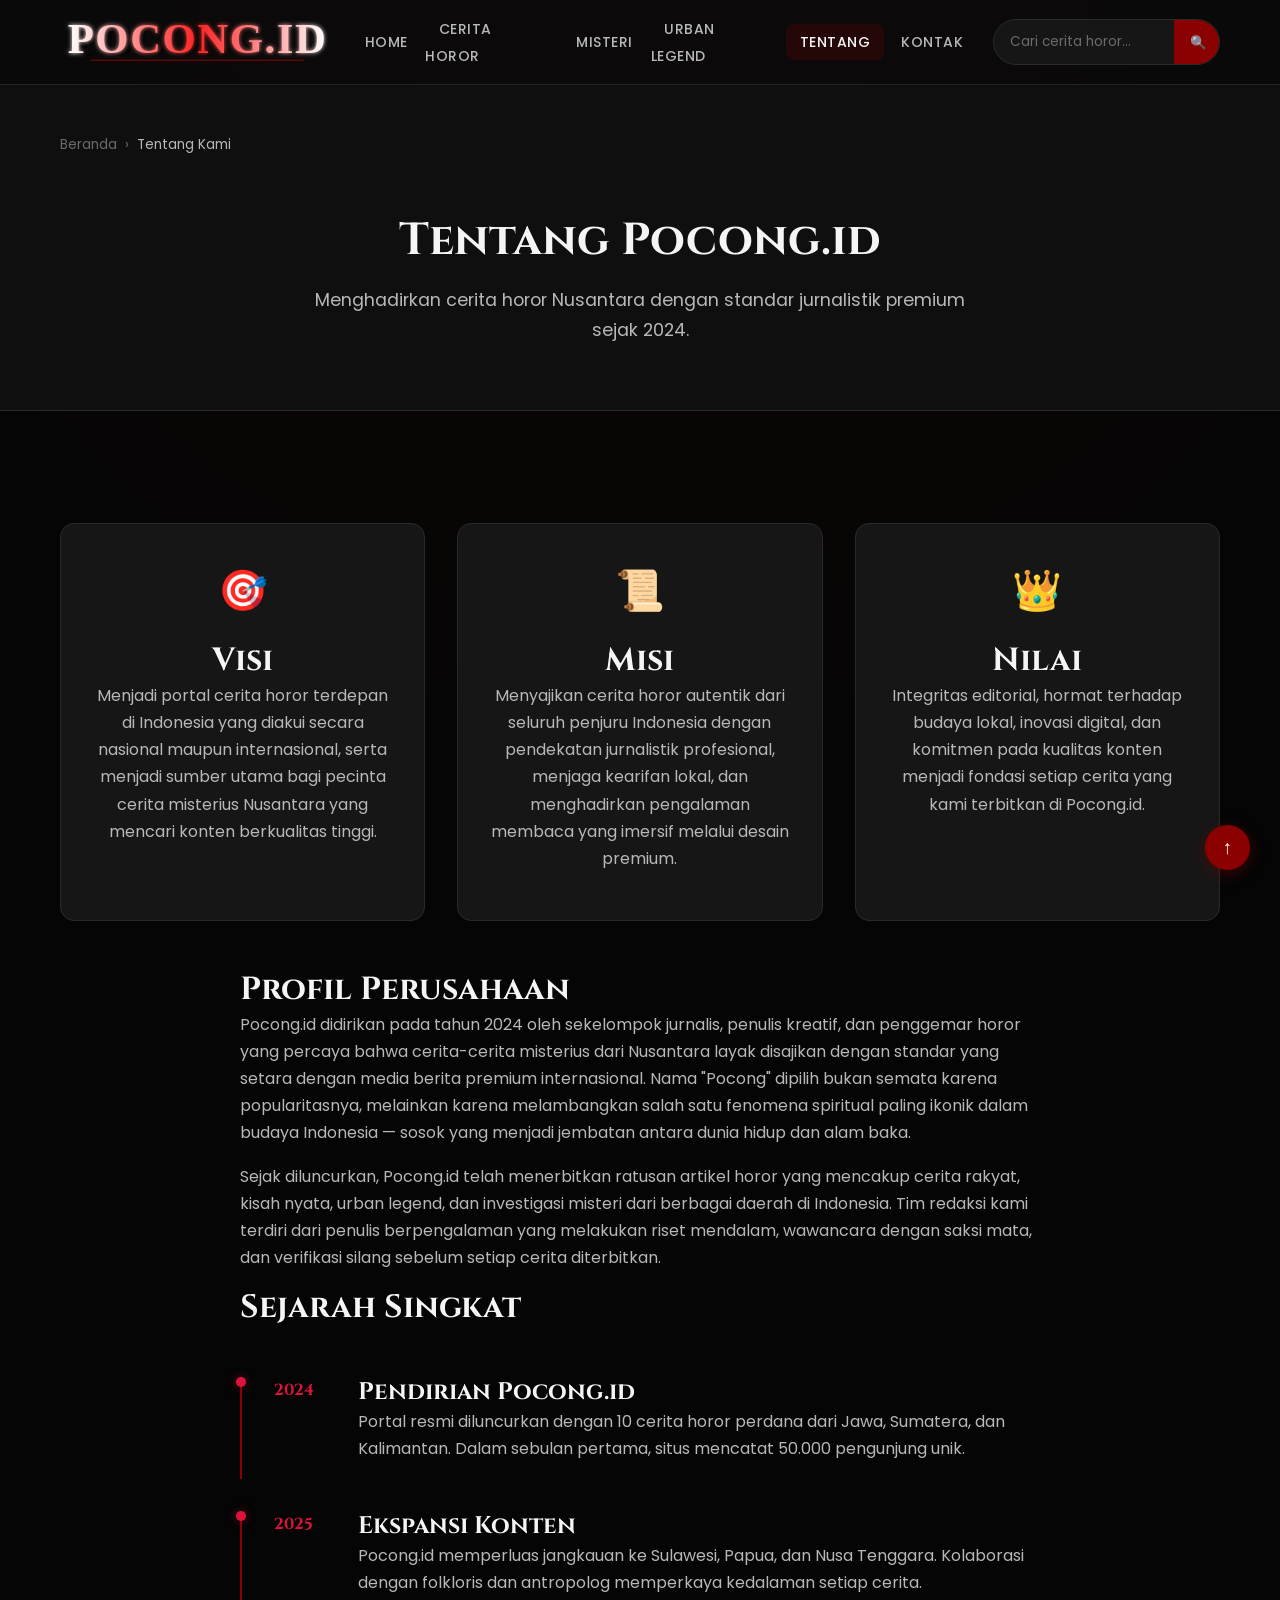
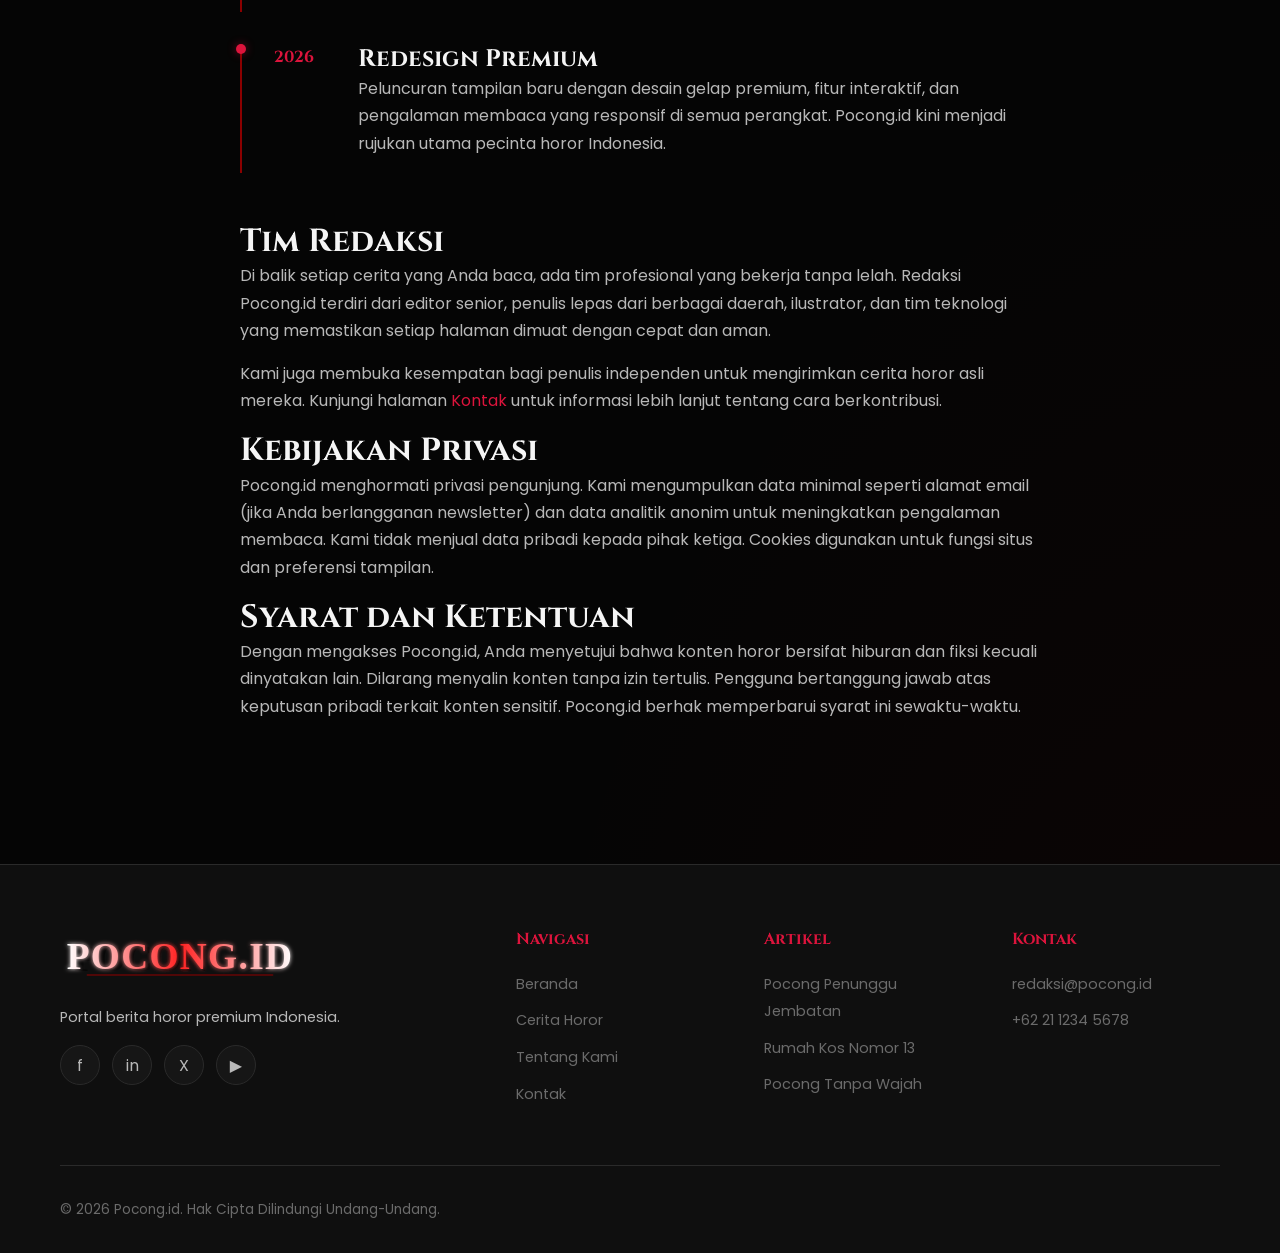
<file: tentang.html>
<!DOCTYPE html>
<html lang="id">
<head>
  <meta charset="UTF-8">
    <meta name="theme-color" content="#050505">
  <meta name="color-scheme" content="dark">
  <meta name="format-detection" content="telephone=no">
  <link rel="alternate" hreflang="id" href="https://pocong.id/">
  <meta name="viewport" content="width=device-width, initial-scale=1.0">
  <title>Tentang Kami - Pocong.id | Portal Cerita Horor Nusantara</title>
  <meta name="description" content="Kenali Pocong.id, portal berita horor premium Indonesia. Visi, misi, dan sejarah kami dalam menghadirkan cerita horor Nusantara berkualitas.">
  <meta name="keywords" content="tentang pocong.id, portal horor indonesia, cerita horor nusantara, redaksi pocong">
  <meta name="robots" content="index, follow">
  <link rel="canonical" href="https://pocong.id/tentang.html">
  <meta property="og:title" content="Tentang Kami - Pocong.id">
  <meta property="og:description" content="Portal berita horor premium Indonesia yang menghadirkan cerita misterius Nusantara.">
  <meta property="og:url" content="https://pocong.id/tentang.html">
  <meta property="og:type" content="website">
  <meta property="og:image" content="https://pocong.id/images/hero.jpg">
  <meta name="twitter:card" content="summary_large_image">
  <link rel="icon" type="image/png" href="images/favicon.png">
  <link rel="manifest" href="manifest.json">
  <link rel="preconnect" href="https://fonts.googleapis.com">
  <link rel="preconnect" href="https://fonts.gstatic.com" crossorigin>
  <link rel="preload" href="css/style.css" as="style">
  <link href="https://fonts.googleapis.com/css2?family=Cinzel:wght@400;600;700&family=Poppins:wght@400;500;600&display=swap" rel="stylesheet" media="print" onload="this.media='all'">
  <link rel="stylesheet" href="css/style.css">
  <script type="application/ld+json">
  {
    "@context": "https://schema.org",
    "@type": "AboutPage",
    "name": "Tentang Pocong.id",
    "description": "Profil perusahaan Pocong.id",
    "url": "https://pocong.id/tentang.html",
    "mainEntity": {
      "@type": "Organization",
      "name": "Pocong.id",
      "url": "https://pocong.id",
      "logo": "https://pocong.id/images/logo.png",
      "description": "Portal berita horor premium Indonesia",
      "foundingDate": "2024",
      "address": {
        "@type": "PostalAddress",
        "addressLocality": "Jakarta",
        "addressCountry": "ID"
      }
    }
  }
  </script>
</head>
<body>
  <a href="#main-content" class="skip-link">Lompat ke konten utama</a>

  <div id="loading-screen" role="status" aria-label="Memuat halaman" aria-live="polite">
    <svg class="loader-icon" viewBox="0 0 100 100" fill="none" xmlns="http://www.w3.org/2000/svg">
      <circle cx="50" cy="50" r="45" stroke="rgba(139, 0, 0, 0.2)" stroke-width="2" />
      <circle cx="50" cy="50" r="45" stroke="#ff0000" stroke-width="2" stroke-dasharray="283" stroke-dashoffset="75" stroke-linecap="round">
        <animateTransform attributeName="transform" type="rotate" from="0 50 50" to="360 50 50" dur="2s" repeatCount="indefinite" />
      </circle>
      <path d="M50 25C40.6 25 33 32.6 33 42C33 47.3 35.4 52 39.2 55.2V63H44.6V58H55.4V63H60.8V55.2C64.6 52 67 47.3 67 42C67 32.6 59.4 25 50 25ZM43.6 42.9C42.3 42.9 41.3 41.9 41.3 40.6C41.3 39.3 42.3 38.3 43.6 38.3C44.9 38.3 45.9 39.3 45.9 40.6C45.9 41.9 44.9 42.9 43.6 42.9ZM56.4 42.9C55.1 42.9 54.1 41.9 54.1 40.6C54.1 39.3 55.1 38.3 56.4 38.3C57.7 38.3 58.7 39.3 58.7 40.6C58.7 41.9 57.7 42.9 56.4 42.9Z" fill="#ff0000">
        <animate attributeName="opacity" values="0.5;1;0.5" dur="1.5s" repeatCount="indefinite" />
      </path>
    </svg>
    <div class="loader-logo">POCONG.ID</div>
    <div class="loader-bar"><div class="loader-bar-fill"></div></div>
  </div>
  <div id="rain-container" aria-hidden="true"></div>
  <div id="lightning-flash" aria-hidden="true"></div>

  <header>
    <nav class="navbar" role="navigation" aria-label="Navigasi utama">
      <div class="navbar-inner">
        <a href="index.html" class="navbar-logo">
          <img src="images/logo.svg" alt="Logo Pocong.id" width="240" height="60">
        </a>
        <ul class="navbar-nav">
          <li><a href="index.html">Home</a></li>
          <li><a href="artikel1.html">Cerita Horor</a></li>
          <li><a href="artikel3.html">Misteri</a></li>
          <li><a href="artikel5.html">Urban Legend</a></li>
          <li><a href="tentang.html">Tentang</a></li>
          <li><a href="kontak.html">Kontak</a></li>
        </ul>
        <form class="search-form" role="search">
          <input type="search" placeholder="Cari cerita horor..." aria-label="Kata kunci pencarian">
          <button type="submit" aria-label="Cari">&#128269;</button>
        </form>
        <button class="hamburger" aria-label="Buka menu"><span></span><span></span><span></span></button>
      </div>
    </nav>
  </header>

  <main id="main-content">
    <div class="page-header">
      <div class="container">
        <nav class="breadcrumb" aria-label="Breadcrumb">
          <a href="index.html">Beranda</a> <span>&rsaquo;</span> <span class="current">Tentang Kami</span>
        </nav>
        <div class="about-hero fade-in">
          <h1>Tentang Pocong.id</h1>
          <p style="max-width:700px;margin:1rem auto 0;font-size:1.1rem;">Menghadirkan cerita horor Nusantara dengan standar jurnalistik premium sejak 2024.</p>
        </div>
      </div>
    </div>

    <section class="section">
      <div class="container">
        <div class="about-grid fade-in">
          <div class="about-card">
            <div class="about-card-icon">&#127919;</div>
            <h2>Visi</h2>
            <p>Menjadi portal cerita horor terdepan di Indonesia yang diakui secara nasional maupun internasional, serta menjadi sumber utama bagi pecinta cerita misterius Nusantara yang mencari konten berkualitas tinggi.</p>
          </div>
          <div class="about-card">
            <div class="about-card-icon">&#128220;</div>
            <h2>Misi</h2>
            <p>Menyajikan cerita horor autentik dari seluruh penjuru Indonesia dengan pendekatan jurnalistik profesional, menjaga kearifan lokal, dan menghadirkan pengalaman membaca yang imersif melalui desain premium.</p>
          </div>
          <div class="about-card">
            <div class="about-card-icon">&#128081;</div>
            <h2>Nilai</h2>
            <p>Integritas editorial, hormat terhadap budaya lokal, inovasi digital, dan komitmen pada kualitas konten menjadi fondasi setiap cerita yang kami terbitkan di Pocong.id.</p>
          </div>
        </div>

        <article class="fade-in" style="max-width:800px;margin:0 auto;">
          <h2>Profil Perusahaan</h2>
          <p>Pocong.id didirikan pada tahun 2024 oleh sekelompok jurnalis, penulis kreatif, dan penggemar horor yang percaya bahwa cerita-cerita misterius dari Nusantara layak disajikan dengan standar yang setara dengan media berita premium internasional. Nama "Pocong" dipilih bukan semata karena popularitasnya, melainkan karena melambangkan salah satu fenomena spiritual paling ikonik dalam budaya Indonesia — sosok yang menjadi jembatan antara dunia hidup dan alam baka.</p>
          <p>Sejak diluncurkan, Pocong.id telah menerbitkan ratusan artikel horor yang mencakup cerita rakyat, kisah nyata, urban legend, dan investigasi misteri dari berbagai daerah di Indonesia. Tim redaksi kami terdiri dari penulis berpengalaman yang melakukan riset mendalam, wawancara dengan saksi mata, dan verifikasi silang sebelum setiap cerita diterbitkan.</p>

          <h2>Sejarah Singkat</h2>
          <div class="timeline">
            <div class="timeline-item">
              <span class="timeline-year">2024</span>
              <div>
                <h3>Pendirian Pocong.id</h3>
                <p>Portal resmi diluncurkan dengan 10 cerita horor perdana dari Jawa, Sumatera, dan Kalimantan. Dalam sebulan pertama, situs mencatat 50.000 pengunjung unik.</p>
              </div>
            </div>
            <div class="timeline-item">
              <span class="timeline-year">2025</span>
              <div>
                <h3>Ekspansi Konten</h3>
                <p>Pocong.id memperluas jangkauan ke Sulawesi, Papua, dan Nusa Tenggara. Kolaborasi dengan folkloris dan antropolog memperkaya kedalaman setiap cerita.</p>
              </div>
            </div>
            <div class="timeline-item">
              <span class="timeline-year">2026</span>
              <div>
                <h3>Redesign Premium</h3>
                <p>Peluncuran tampilan baru dengan desain gelap premium, fitur interaktif, dan pengalaman membaca yang responsif di semua perangkat. Pocong.id kini menjadi rujukan utama pecinta horor Indonesia.</p>
              </div>
            </div>
          </div>

          <h2>Tim Redaksi</h2>
          <p>Di balik setiap cerita yang Anda baca, ada tim profesional yang bekerja tanpa lelah. Redaksi Pocong.id terdiri dari editor senior, penulis lepas dari berbagai daerah, ilustrator, dan tim teknologi yang memastikan setiap halaman dimuat dengan cepat dan aman.</p>
          <p>Kami juga membuka kesempatan bagi penulis independen untuk mengirimkan cerita horor asli mereka. Kunjungi halaman <a href="kontak.html">Kontak</a> untuk informasi lebih lanjut tentang cara berkontribusi.</p>

          <h2 id="kebijakan-privasi">Kebijakan Privasi</h2>
          <p>Pocong.id menghormati privasi pengunjung. Kami mengumpulkan data minimal seperti alamat email (jika Anda berlangganan newsletter) dan data analitik anonim untuk meningkatkan pengalaman membaca. Kami tidak menjual data pribadi kepada pihak ketiga. Cookies digunakan untuk fungsi situs dan preferensi tampilan.</p>

          <h2 id="syarat-ketentuan">Syarat dan Ketentuan</h2>
          <p>Dengan mengakses Pocong.id, Anda menyetujui bahwa konten horor bersifat hiburan dan fiksi kecuali dinyatakan lain. Dilarang menyalin konten tanpa izin tertulis. Pengguna bertanggung jawab atas keputusan pribadi terkait konten sensitif. Pocong.id berhak memperbarui syarat ini sewaktu-waktu.</p>
        </article>
      </div>
    </section>
  </main>

  <footer class="footer">
    <div class="container">
      <div class="footer-grid">
        <div class="footer-brand">
          <img src="images/logo.svg" alt="Logo Pocong.id" width="240" height="60">
          <p>Portal berita horor premium Indonesia.</p>
          <div class="social-links">
            <a href="https://facebook.com/pocongid" target="_blank" rel="noopener" aria-label="Facebook">f</a>
            <a href="https://instagram.com/pocongid" target="_blank" rel="noopener" aria-label="Instagram">in</a>
            <a href="https://twitter.com/pocongid" target="_blank" rel="noopener" aria-label="Twitter">X</a>
            <a href="https://youtube.com/pocongid" target="_blank" rel="noopener" aria-label="YouTube">&#9654;</a>
          </div>
        </div>
        <div>
          <h4>Navigasi</h4>
          <ul class="footer-links">
            <li><a href="index.html">Beranda</a></li>
            <li><a href="artikel1.html">Cerita Horor</a></li>
            <li><a href="tentang.html">Tentang Kami</a></li>
            <li><a href="kontak.html">Kontak</a></li>
          </ul>
        </div>
        <div>
          <h4>Artikel</h4>
          <ul class="footer-links">
            <li><a href="artikel1.html">Pocong Penunggu Jembatan</a></li>
            <li><a href="artikel2.html">Rumah Kos Nomor 13</a></li>
            <li><a href="artikel3.html">Pocong Tanpa Wajah</a></li>
          </ul>
        </div>
        <div>
          <h4>Kontak</h4>
          <ul class="footer-links">
            <li><a href="mailto:redaksi@pocong.id">redaksi@pocong.id</a></li>
            <li><a href="tel:+622112345678">+62 21 1234 5678</a></li>
          </ul>
        </div>
      </div>
      <div class="footer-bottom">
        <p>&copy; 2026 Pocong.id. Hak Cipta Dilindungi Undang-Undang.</p>
      </div>
    </div>
  </footer>
  <button id="back-to-top" aria-label="Kembali ke atas">&#8593;</button>
    <script src="js/config.js" defer></script>
  <script src="js/script.js" defer></script>
</body>
</html>
</file>
<file: css/style.css>
/* ============================================
   Pocong.id - Premium Horror News Website
   Author: Pocong.id Team
   ============================================ */

/* ---------- CSS Variables ---------- */
:root {
  --bg-primary: #050505;
  --bg-secondary: #0f0f0f;
  --bg-card: #161616;
  --bg-card-hover: #1e1e1e;
  --accent-red: #8b0000;
  --accent-red-light: #dc143c;
  --accent-red-glow: rgba(220, 20, 60, 0.45);
  --accent-gold: #c9a227;
  --text-primary: #f5f5f5;
  --text-secondary: #b8b8b8;
  --text-muted: #6b6b6b;
  --border-color: #2a2a2a;
  --glass-bg: rgba(12, 12, 12, 0.82);
  --glass-border: rgba(255, 255, 255, 0.1);
  --font-heading: 'Cinzel', Georgia, serif;
  --font-body: 'Poppins', system-ui, -apple-system, sans-serif;
  --transition: 0.3s cubic-bezier(0.4, 0, 0.2, 1);
  --shadow: 0 12px 40px rgba(0, 0, 0, 0.55);
  --shadow-glow: 0 0 40px rgba(139, 0, 0, 0.15);
  --radius: 14px;
  --radius-sm: 8px;
  --navbar-height: 85px;
  --focus-ring: 0 0 0 3px rgba(220, 20, 60, 0.5);
}

/* ---------- Reset & Base ---------- */
*,
*::before,
*::after {
  margin: 0;
  padding: 0;
  box-sizing: border-box;
}

html {
  scroll-behavior: smooth;
  font-size: 16px;
  -webkit-text-size-adjust: 100%;
}

@media (prefers-reduced-motion: reduce) {
  html { scroll-behavior: auto; }
  *, *::before, *::after {
    animation-duration: 0.01ms !important;
    animation-iteration-count: 1 !important;
    transition-duration: 0.01ms !important;
  }
}

body {
  font-family: var(--font-body);
  background-color: var(--bg-primary);
  background-image:
    radial-gradient(ellipse 80% 50% at 50% -20%, rgba(139, 0, 0, 0.12), transparent),
    radial-gradient(ellipse 60% 40% at 100% 100%, rgba(139, 0, 0, 0.06), transparent);
  color: var(--text-primary);
  line-height: 1.7;
  overflow-x: hidden;
  min-height: 100vh;
}

body.nav-open { overflow: hidden; }

body.loading {
  overflow: hidden;
}

img {
  max-width: 100%;
  height: auto;
  display: block;
}

img[loading="lazy"] {
  background: var(--bg-card);
}

img.loaded {
  animation: img-fade-in 0.4s ease;
}

@keyframes img-fade-in {
  from { opacity: 0.6; }
  to { opacity: 1; }
}

a {
  color: var(--accent-red-light);
  text-decoration: none;
  transition: color var(--transition);
}

a:hover {
  color: var(--text-primary);
}

ul {
  list-style: none;
}

h1, h2, h3, h4, h5, h6 {
  font-family: var(--font-heading);
  line-height: 1.3;
  color: var(--text-primary);
}

h1 { font-size: clamp(1.8rem, 4vw, 2.8rem); }
h2 { font-size: clamp(1.4rem, 3vw, 2rem); }
h3 { font-size: clamp(1.1rem, 2.5vw, 1.5rem); }

p {
  margin-bottom: 1rem;
  color: var(--text-secondary);
}

.container {
  width: 100%;
  max-width: 1200px;
  margin: 0 auto;
  padding: 0 20px;
}

/* ---------- Loading Screen ---------- */
#loading-screen {
  position: fixed;
  inset: 0;
  background: var(--bg-primary);
  display: flex;
  flex-direction: column;
  align-items: center;
  justify-content: center;
  z-index: 10000;
  transition: opacity 0.6s ease, visibility 0.6s ease;
}

#loading-screen.hidden {
  opacity: 0;
  visibility: hidden;
  pointer-events: none;
}

.loader-icon {
  width: 90px;
  height: 90px;
  margin-bottom: 1.5rem;
  filter: drop-shadow(0 0 12px rgba(255, 0, 0, 0.7));
}

.loader-logo {
  font-family: 'Cinzel', 'Georgia', serif;
  font-size: 2.5rem;
  font-weight: 700;
  letter-spacing: 5px;
  color: #ff0000;
  text-shadow: 0 0 20px rgba(255, 0, 0, 0.8), 0 0 5px rgba(0, 0, 0, 0.5);
  margin-bottom: 2rem;
  text-transform: uppercase;
}

.loader-bar {
  width: 220px;
  height: 4px;
  background: rgba(139, 0, 0, 0.2);
  border-radius: 4px;
  overflow: hidden;
  border: 1px solid rgba(139, 0, 0, 0.3);
}

.loader-bar-fill {
  height: 100%;
  background: #ff0000;
  animation: loading-bar 1.5s ease-in-out infinite;
  box-shadow: 0 0 12px rgba(255, 0, 0, 0.8);
}

/* ---------- Rain Effect ---------- */
#rain-container {
  position: fixed;
  inset: 0;
  pointer-events: none;
  z-index: 1;
  overflow: hidden;
}

.raindrop {
  position: absolute;
  width: 1px;
  height: 60px;
  background: linear-gradient(transparent, rgba(174, 194, 224, 0.3));
  animation: rain-fall linear infinite;
}

/* ---------- Lightning ---------- */
#lightning-flash {
  position: fixed;
  inset: 0;
  background: rgba(255, 255, 255, 0);
  pointer-events: none;
  z-index: 2;
  transition: background 0.05s;
}

#lightning-flash.active {
  background: rgba(255, 255, 255, 0.08);
}

/* ---------- Fog Animation ---------- */
.fog-layer {
  position: absolute;
  bottom: 0;
  left: 0;
  width: 200%;
  height: 200px;
  background: url('../images/fog.png') repeat-x bottom;
  background-size: contain;
  opacity: 0.4;
  animation: fog-drift 30s linear infinite;
  pointer-events: none;
  z-index: 3;
}

.fog-layer-2 {
  animation-duration: 45s;
  animation-direction: reverse;
  opacity: 0.25;
}

/* ---------- Moon ---------- */
.hero-moon {
  position: absolute;
  top: 15%;
  right: 10%;
  width: 80px;
  height: 80px;
  background: url('../images/moon.png') no-repeat center/contain;
  opacity: 0.7;
  animation: moon-glow 4s ease-in-out infinite;
  z-index: 2;
}

/* ---------- Navbar ---------- */
.navbar {
  position: fixed;
  top: 0;
  left: 0;
  right: 0;
  height: var(--navbar-height);
  background: var(--glass-bg);
  backdrop-filter: blur(20px);
  -webkit-backdrop-filter: blur(20px);
  border-bottom: 1px solid var(--glass-border);
  z-index: 1000;
  transition: background var(--transition), box-shadow var(--transition);
}

.navbar.scrolled {
  background: rgba(10, 10, 10, 0.95);
  box-shadow: var(--shadow);
}

.navbar-inner {
  display: flex;
  align-items: center;
  justify-content: space-between;
  height: 100%;
  max-width: 1200px;
  margin: 0 auto;
  padding: 0 20px;
  gap: 1rem;
}

.navbar-logo img {
  height: 70px;
  width: auto;
  display: block;
}

.navbar-nav {
  display: flex;
  align-items: center;
  gap: 0.25rem;
}

.navbar-nav a {
  color: var(--text-secondary);
  font-size: 0.875rem;
  font-weight: 500;
  padding: 0.5rem 0.85rem;
  border-radius: var(--radius-sm);
  transition: all var(--transition);
  text-transform: uppercase;
  letter-spacing: 0.5px;
}

.navbar-nav a:hover,
.navbar-nav a.active {
  color: var(--text-primary);
  background: rgba(139, 0, 0, 0.2);
}

/* Search Bar */
.search-form {
  display: flex;
  align-items: center;
  background: var(--bg-card);
  border: 1px solid var(--border-color);
  border-radius: 25px;
  overflow: hidden;
  transition: border-color var(--transition);
}

.search-form:focus-within {
  border-color: var(--accent-red);
  box-shadow: 0 0 15px var(--accent-red-glow);
}

.search-form input {
  background: transparent;
  border: none;
  color: var(--text-primary);
  padding: 0.5rem 1rem;
  font-family: var(--font-body);
  font-size: 0.85rem;
  width: 180px;
  outline: none;
}

.search-form input::placeholder {
  color: var(--text-muted);
}

.search-form button {
  background: var(--accent-red);
  border: none;
  color: white;
  padding: 0.5rem 1rem;
  cursor: pointer;
  transition: background var(--transition);
}

.search-form button:hover {
  background: var(--accent-red-light);
}

/* Hamburger */
.hamburger {
  display: none;
  flex-direction: column;
  gap: 5px;
  background: none;
  border: none;
  cursor: pointer;
  padding: 5px;
}

.hamburger span {
  display: block;
  width: 25px;
  height: 2px;
  background: var(--text-primary);
  transition: all var(--transition);
}

.hamburger.active span:nth-child(1) {
  transform: rotate(45deg) translate(5px, 5px);
}

.hamburger.active span:nth-child(2) {
  opacity: 0;
}

.hamburger.active span:nth-child(3) {
  transform: rotate(-45deg) translate(5px, -5px);
}

/* ---------- Hero Section ---------- */
.hero {
  position: relative;
  min-height: 85vh;
  display: flex;
  align-items: center;
  justify-content: center;
  overflow: hidden;
  margin-top: var(--navbar-height);
}

.news-ticker + main .hero {
  margin-top: 0;
}

.hero-bg {
  position: absolute;
  inset: 0;
  background: url('../images/hero.jpg') center/cover no-repeat;
  transform: scale(1.1);
  transition: transform 0.1s linear;
}

.hero-overlay {
  position: absolute;
  inset: 0;
  background: linear-gradient(
    to bottom,
    rgba(10, 10, 10, 0.4) 0%,
    rgba(10, 10, 10, 0.7) 50%,
    rgba(10, 10, 10, 0.95) 100%
  );
  z-index: 1;
}

.hero-content {
  position: relative;
  z-index: 4;
  text-align: center;
  padding: 2rem;
  max-width: 800px;
}

.hero-tagline {
  font-family: var(--font-heading);
  font-size: clamp(2rem, 5vw, 3.5rem);
  margin-bottom: 1rem;
  text-shadow: 0 0 30px var(--accent-red-glow);
}

.hero-subtitle {
  font-size: clamp(1rem, 2vw, 1.25rem);
  color: var(--text-secondary);
  margin-bottom: 2rem;
  min-height: 1.5em;
}

.hero-cta {
  display: inline-block;
  background: var(--accent-red);
  color: white;
  padding: 0.85rem 2rem;
  border-radius: 30px;
  font-weight: 600;
  text-transform: uppercase;
  letter-spacing: 1px;
  transition: all var(--transition);
  border: 2px solid var(--accent-red);
}

.hero-cta:hover {
  background: transparent;
  color: var(--accent-red-light);
  box-shadow: 0 0 25px var(--accent-red-glow);
}

/* Typing cursor */
.typing-cursor {
  display: inline-block;
  width: 2px;
  height: 1em;
  background: var(--accent-red-light);
  margin-left: 2px;
  animation: blink 0.8s step-end infinite;
  vertical-align: text-bottom;
}

/* ---------- Section Styles ---------- */
.section {
  padding: 4rem 0;
}

.section-header {
  display: flex;
  align-items: center;
  justify-content: space-between;
  margin-bottom: 2rem;
  padding-bottom: 1rem;
  border-bottom: 2px solid var(--accent-red);
}

.section-title {
  font-family: var(--font-heading);
  font-size: 1.5rem;
  position: relative;
}

.section-title::after {
  content: '';
  position: absolute;
  bottom: -1rem;
  left: 0;
  width: 60px;
  height: 2px;
  background: var(--accent-red-light);
}

.section-link {
  font-size: 0.875rem;
  color: var(--accent-red-light);
  font-weight: 500;
}

/* ---------- Featured Story ---------- */
.featured-story {
  position: relative;
  border-radius: var(--radius);
  overflow: hidden;
  margin-bottom: 3rem;
  box-shadow: var(--shadow);
}

.featured-story img {
  width: 100%;
  height: 450px;
  object-fit: cover;
  transition: transform 0.5s ease;
}

.featured-story:hover img {
  transform: scale(1.03);
}

.featured-overlay {
  position: absolute;
  bottom: 0;
  left: 0;
  right: 0;
  padding: 2.5rem;
  background: linear-gradient(transparent, rgba(10, 10, 10, 0.95));
}

.featured-badge {
  display: inline-block;
  background: var(--accent-red);
  color: white;
  padding: 0.25rem 0.75rem;
  border-radius: 4px;
  font-size: 0.75rem;
  font-weight: 600;
  text-transform: uppercase;
  letter-spacing: 1px;
  margin-bottom: 0.75rem;
}

.featured-overlay h2 {
  font-size: clamp(1.5rem, 3vw, 2.2rem);
  margin-bottom: 0.5rem;
}

.featured-overlay h2 a {
  color: var(--text-primary);
}

.featured-overlay h2 a:hover {
  color: var(--accent-red-light);
}

.featured-meta {
  font-size: 0.85rem;
  color: var(--text-muted);
}

/* ---------- Grid Layout ---------- */
.main-grid {
  display: grid;
  grid-template-columns: 1fr 320px;
  gap: 2.5rem;
}

/* ---------- Article Cards ---------- */
.article-grid {
  display: grid;
  grid-template-columns: repeat(2, 1fr);
  gap: 1.5rem;
}

.article-card {
  background: var(--bg-card);
  border-radius: var(--radius);
  overflow: hidden;
  border: 1px solid var(--border-color);
  transition: all var(--transition);
}

.article-card:hover {
  transform: translateY(-5px);
  border-color: var(--accent-red);
  box-shadow: 0 10px 30px rgba(139, 0, 0, 0.2);
}

.article-card-image {
  position: relative;
  overflow: hidden;
  height: 200px;
}

.article-card-image img {
  width: 100%;
  height: 100%;
  object-fit: cover;
  transition: transform 0.5s ease;
}

.article-card:hover .article-card-image img {
  transform: scale(1.08);
}

.article-card-body {
  padding: 1.25rem;
}

.article-category {
  display: inline-block;
  color: var(--accent-red-light);
  font-size: 0.75rem;
  font-weight: 600;
  text-transform: uppercase;
  letter-spacing: 1px;
  margin-bottom: 0.5rem;
}

.article-card-body h3 {
  font-size: 1.05rem;
  margin-bottom: 0.5rem;
  line-height: 1.4;
}

.article-card-body h3 a {
  color: var(--text-primary);
}

.article-card-body h3 a:hover {
  color: var(--accent-red-light);
}

.article-excerpt {
  font-size: 0.875rem;
  color: var(--text-muted);
  margin-bottom: 0.75rem;
  display: -webkit-box;
  -webkit-line-clamp: 2;
  -webkit-box-orient: vertical;
  overflow: hidden;
}

.article-meta {
  display: flex;
  align-items: center;
  gap: 1rem;
  font-size: 0.8rem;
  color: var(--text-muted);
}

/* ---------- Sidebar ---------- */
.sidebar {
  display: flex;
  flex-direction: column;
  gap: 2rem;
}

.sidebar-widget {
  background: var(--bg-card);
  border-radius: var(--radius);
  padding: 1.5rem;
  border: 1px solid var(--border-color);
}

.widget-title {
  font-family: var(--font-heading);
  font-size: 1.1rem;
  margin-bottom: 1.25rem;
  padding-bottom: 0.75rem;
  border-bottom: 1px solid var(--border-color);
  color: var(--accent-red-light);
}

/* Popular List */
.popular-list li {
  display: flex;
  gap: 1rem;
  padding: 0.75rem 0;
  border-bottom: 1px solid var(--border-color);
}

.popular-list li:last-child {
  border-bottom: none;
}

.popular-number {
  font-family: var(--font-heading);
  font-size: 1.5rem;
  color: var(--accent-red);
  font-weight: 700;
  min-width: 30px;
}

.popular-list a {
  color: var(--text-secondary);
  font-size: 0.9rem;
  line-height: 1.4;
}

.popular-list a:hover {
  color: var(--text-primary);
}

/* Categories */
.category-list li {
  margin-bottom: 0.5rem;
}

.category-list a {
  display: flex;
  justify-content: space-between;
  align-items: center;
  padding: 0.6rem 0.85rem;
  background: var(--bg-secondary);
  border-radius: var(--radius-sm);
  color: var(--text-secondary);
  font-size: 0.875rem;
  transition: all var(--transition);
}

.category-list a:hover {
  background: rgba(139, 0, 0, 0.2);
  color: var(--text-primary);
  padding-left: 1.2rem;
}

.category-count {
  background: var(--accent-red);
  color: white;
  padding: 0.15rem 0.5rem;
  border-radius: 10px;
  font-size: 0.75rem;
}

/* Newsletter */
.newsletter-form input {
  width: 100%;
  padding: 0.75rem 1rem;
  background: var(--bg-secondary);
  border: 1px solid var(--border-color);
  border-radius: var(--radius-sm);
  color: var(--text-primary);
  font-family: var(--font-body);
  margin-bottom: 0.75rem;
  outline: none;
  transition: border-color var(--transition);
}

.newsletter-form input:focus {
  border-color: var(--accent-red);
}

.newsletter-form button {
  width: 100%;
  padding: 0.75rem;
  background: var(--accent-red);
  color: white;
  border: none;
  border-radius: var(--radius-sm);
  font-family: var(--font-body);
  font-weight: 600;
  cursor: pointer;
  transition: all var(--transition);
}

.newsletter-form button:hover {
  background: var(--accent-red-light);
  box-shadow: 0 0 15px var(--accent-red-glow);
}

/* ---------- Banner ---------- */
.promo-banner {
  margin: 2rem 0;
  border-radius: var(--radius);
  overflow: hidden;
  position: relative;
  background: linear-gradient(135deg, #0f0505 0%, #000 100%);
  border: 1px solid rgba(139, 0, 0, 0.3);
  box-shadow: inset 0 0 30px rgba(139, 0, 0, 0.15), 0 5px 15px rgba(0, 0, 0, 0.5);
}

.promo-banner-content {
  position: relative;
  display: flex;
  flex-direction: row;
  align-items: center;
  justify-content: space-between;
  padding: 2rem;
  min-height: 200px;
  z-index: 2;
  gap: 1.5rem;
}

.promo-banner-glow {
  position: absolute;
  top: 0;
  left: 0;
  right: 0;
  bottom: 0;
  background: radial-gradient(circle at 10% 50%, rgba(139, 0, 0, 0.25) 0%, transparent 60%);
  z-index: 1;
  pointer-events: none;
  animation: pulse-glow 8s infinite alternate ease-in-out;
}

@keyframes pulse-glow {
  0% { opacity: 0.7; }
  100% { opacity: 1; }
}

.promo-banner-text {
  flex: 1;
  z-index: 2;
}

.promo-banner-tag {
  display: inline-block;
  font-size: 0.75rem;
  font-weight: 600;
  letter-spacing: 2px;
  color: var(--accent-red);
  margin-bottom: 0.5rem;
  text-transform: uppercase;
  text-shadow: 0 0 5px rgba(139, 0, 0, 0.5);
}

.promo-banner-text h2 {
  font-family: 'Cinzel', serif;
  font-size: 1.75rem;
  font-weight: 700;
  color: #fff;
  margin: 0 0 0.5rem 0;
  letter-spacing: 1px;
  text-shadow: 0 0 10px rgba(0,0,0,0.8);
}

.promo-banner-text p {
  font-size: 0.9rem;
  color: var(--text-muted);
  margin: 0;
  line-height: 1.5;
  max-width: 600px;
}

.promo-banner-action {
  z-index: 2;
}

.promo-banner-btn {
  display: inline-block;
  padding: 0.75rem 1.5rem;
  background: var(--accent-red);
  color: #fff;
  font-size: 0.85rem;
  font-weight: 600;
  letter-spacing: 1px;
  text-transform: uppercase;
  border-radius: 4px;
  text-decoration: none;
  transition: all 0.3s ease;
  border: 1px solid transparent;
  box-shadow: 0 0 10px rgba(139, 0, 0, 0.3);
}

.promo-banner-btn:hover {
  background: transparent;
  border-color: var(--accent-red);
  color: var(--accent-red);
  box-shadow: 0 0 15px var(--accent-red-glow);
  transform: translateY(-2px);
}

/* ---------- Article Page ---------- */
.page-header {
  margin-top: var(--navbar-height);
  padding: 3rem 0 2rem;
  background: var(--bg-secondary);
  border-bottom: 1px solid var(--border-color);
}

.breadcrumb {
  display: flex;
  flex-wrap: wrap;
  gap: 0.5rem;
  font-size: 0.85rem;
  margin-bottom: 1.5rem;
  color: var(--text-muted);
}

.breadcrumb a {
  color: var(--text-muted);
}

.breadcrumb a:hover {
  color: var(--accent-red-light);
}

.breadcrumb span {
  color: var(--text-muted);
}

.breadcrumb .current {
  color: var(--text-secondary);
}

.article-header h1 {
  margin-bottom: 1rem;
}

.article-header-meta {
  display: flex;
  flex-wrap: wrap;
  gap: 1.5rem;
  font-size: 0.875rem;
  color: var(--text-muted);
}

.article-featured-image {
  margin: 2rem 0;
  border-radius: var(--radius);
  overflow: hidden;
  box-shadow: var(--shadow);
}

.article-featured-image img {
  width: 100%;
  max-height: 500px;
  object-fit: cover;
}

.article-content {
  max-width: 800px;
}

.article-content h2 {
  margin: 2rem 0 1rem;
  color: var(--accent-red-light);
}

.article-content h3 {
  margin: 1.5rem 0 0.75rem;
}

.article-content p {
  font-size: 1.05rem;
  line-height: 1.9;
  text-align: justify;
}

.article-content blockquote {
  border-left: 4px solid var(--accent-red);
  padding: 1rem 1.5rem;
  margin: 1.5rem 0;
  background: var(--bg-card);
  border-radius: 0 var(--radius-sm) var(--radius-sm) 0;
  font-style: italic;
  color: var(--text-secondary);
}

.article-cta {
  margin: 3rem 0;
  padding: 2rem;
  background: linear-gradient(135deg, var(--bg-card), rgba(139, 0, 0, 0.15));
  border-radius: var(--radius);
  border: 1px solid var(--accent-red);
  text-align: center;
}

.article-cta h3 {
  margin-bottom: 0.75rem;
}

.article-cta .btn {
  display: inline-block;
  margin-top: 1rem;
  padding: 0.75rem 2rem;
  background: var(--accent-red);
  color: white;
  border-radius: 25px;
  font-weight: 600;
  transition: all var(--transition);
}

.article-cta .btn:hover {
  background: var(--accent-red-light);
  box-shadow: 0 0 20px var(--accent-red-glow);
  color: white;
}

/* Related Articles */
.related-articles {
  margin-top: 3rem;
  padding-top: 2rem;
  border-top: 1px solid var(--border-color);
}

.related-grid {
  display: grid;
  grid-template-columns: repeat(3, 1fr);
  gap: 1.5rem;
  margin-top: 1.5rem;
}

.related-card {
  background: var(--bg-card);
  border-radius: var(--radius-sm);
  overflow: hidden;
  border: 1px solid var(--border-color);
  transition: all var(--transition);
}

.related-card:hover {
  border-color: var(--accent-red);
  transform: translateY(-3px);
}

.related-card img {
  height: 140px;
  object-fit: cover;
  width: 100%;
}

.related-card-body {
  padding: 1rem;
}

.related-card-body h4 {
  font-size: 0.9rem;
  font-family: var(--font-body);
  font-weight: 600;
}

.related-card-body h4 a {
  color: var(--text-primary);
}

/* ---------- About Page ---------- */
.about-hero {
  text-align: center;
  padding: 2rem 0;
}

.about-grid {
  display: grid;
  grid-template-columns: repeat(3, 1fr);
  gap: 2rem;
  margin: 3rem 0;
}

.about-card {
  background: var(--bg-card);
  padding: 2rem;
  border-radius: var(--radius);
  border: 1px solid var(--border-color);
  text-align: center;
  transition: all var(--transition);
}

.about-card:hover {
  border-color: var(--accent-red);
  transform: translateY(-5px);
  box-shadow: 0 10px 30px rgba(139, 0, 0, 0.15);
}

.about-card-icon {
  font-size: 2.5rem;
  margin-bottom: 1rem;
}

.about-card h3 {
  margin-bottom: 0.75rem;
  color: var(--accent-red-light);
}

.timeline {
  margin: 3rem 0;
}

.timeline-item {
  display: flex;
  gap: 1.5rem;
  margin-bottom: 2rem;
  padding-left: 2rem;
  border-left: 2px solid var(--accent-red);
  position: relative;
}

.timeline-item::before {
  content: '';
  position: absolute;
  left: -6px;
  top: 0;
  width: 10px;
  height: 10px;
  background: var(--accent-red-light);
  border-radius: 50%;
  box-shadow: 0 0 10px var(--accent-red-glow);
}

.timeline-year {
  font-family: var(--font-heading);
  color: var(--accent-red-light);
  font-weight: 700;
  min-width: 60px;
}

/* ---------- Contact Page ---------- */
.contact-grid {
  display: grid;
  grid-template-columns: 1fr 1fr;
  gap: 3rem;
  margin: 2rem 0;
}

.contact-info-item {
  display: flex;
  gap: 1rem;
  margin-bottom: 1.5rem;
  padding: 1.25rem;
  background: var(--bg-card);
  border-radius: var(--radius-sm);
  border: 1px solid var(--border-color);
}

.contact-info-icon {
  font-size: 1.5rem;
  color: var(--accent-red-light);
}

.contact-form .form-group {
  margin-bottom: 1.25rem;
}

.contact-form label {
  display: block;
  margin-bottom: 0.5rem;
  font-size: 0.9rem;
  color: var(--text-secondary);
}

.contact-form input,
.contact-form textarea,
.contact-form select {
  width: 100%;
  padding: 0.85rem 1rem;
  background: var(--bg-card);
  border: 1px solid var(--border-color);
  border-radius: var(--radius-sm);
  color: var(--text-primary);
  font-family: var(--font-body);
  font-size: 0.95rem;
  outline: none;
  transition: border-color var(--transition);
}

.contact-form input:focus,
.contact-form textarea:focus,
.contact-form select:focus {
  border-color: var(--accent-red);
  box-shadow: 0 0 10px var(--accent-red-glow);
}

.contact-form textarea {
  min-height: 150px;
  resize: vertical;
}

.contact-form button {
  padding: 0.85rem 2.5rem;
  background: var(--accent-red);
  color: white;
  border: none;
  border-radius: var(--radius-sm);
  font-family: var(--font-body);
  font-weight: 600;
  cursor: pointer;
  transition: all var(--transition);
}

.contact-form button:hover {
  background: var(--accent-red-light);
  box-shadow: 0 0 20px var(--accent-red-glow);
}

.map-placeholder {
  width: 100%;
  height: 350px;
  background: var(--bg-card);
  border-radius: var(--radius);
  border: 1px solid var(--border-color);
  overflow: hidden;
  margin-top: 2rem;
}

.map-placeholder iframe {
  width: 100%;
  height: 100%;
  border: 0;
  filter: grayscale(100%) invert(90%) contrast(120%) hue-rotate(180deg);
}

/* ---------- Footer ---------- */
.footer {
  background: var(--bg-secondary);
  border-top: 1px solid var(--border-color);
  padding: 4rem 0 2rem;
  margin-top: 4rem;
}

.footer-grid {
  display: grid;
  grid-template-columns: 2fr 1fr 1fr 1fr;
  gap: 2.5rem;
  margin-bottom: 3rem;
}

.footer-brand p {
  font-size: 0.9rem;
  margin-top: 1rem;
}

.footer h4 {
  font-family: var(--font-heading);
  font-size: 1rem;
  margin-bottom: 1.25rem;
  color: var(--accent-red-light);
}

.footer-links li {
  margin-bottom: 0.6rem;
}

.footer-links a {
  color: var(--text-muted);
  font-size: 0.9rem;
  transition: all var(--transition);
}

.footer-links a:hover {
  color: var(--text-primary);
  padding-left: 5px;
}

.social-links {
  display: flex;
  gap: 0.75rem;
  margin-top: 1rem;
}

.social-links a {
  display: flex;
  align-items: center;
  justify-content: center;
  width: 40px;
  height: 40px;
  background: var(--bg-card);
  border-radius: 50%;
  color: var(--text-secondary);
  font-size: 1rem;
  border: 1px solid var(--border-color);
  transition: all var(--transition);
}

.social-links a:hover {
  background: var(--accent-red);
  color: white;
  border-color: var(--accent-red);
  transform: translateY(-3px);
}

.footer-bottom {
  padding-top: 2rem;
  border-top: 1px solid var(--border-color);
  display: flex;
  justify-content: space-between;
  align-items: center;
  flex-wrap: wrap;
  gap: 1rem;
}

.footer-bottom p {
  font-size: 0.85rem;
  color: var(--text-muted);
  margin: 0;
}

/* ---------- Back to Top ---------- */
#back-to-top {
  position: fixed;
  bottom: 30px;
  right: 30px;
  width: 45px;
  height: 45px;
  background: var(--accent-red);
  color: white;
  border: none;
  border-radius: 50%;
  cursor: pointer;
  font-size: 1.2rem;
  display: flex;
  align-items: center;
  justify-content: center;
  opacity: 0;
  visibility: hidden;
  transform: translateY(20px);
  transition: all var(--transition);
  z-index: 999;
  box-shadow: 0 4px 15px rgba(139, 0, 0, 0.4);
}

#back-to-top.visible {
  opacity: 1;
  visibility: visible;
  transform: translateY(0);
}

#back-to-top:hover {
  background: var(--accent-red-light);
  transform: translateY(-3px);
}

/* ---------- Scroll Animations ---------- */
.fade-in {
  opacity: 0;
  transform: translateY(30px);
  transition: opacity 0.6s ease, transform 0.6s ease;
}

.fade-in.visible {
  opacity: 1;
  transform: translateY(0);
}

/* ---------- Search Results ---------- */
.search-results {
  position: absolute;
  top: 100%;
  right: 0;
  width: 300px;
  background: var(--bg-card);
  border: 1px solid var(--border-color);
  border-radius: var(--radius-sm);
  margin-top: 0.5rem;
  max-height: 300px;
  overflow-y: auto;
  display: none;
  z-index: 1001;
  box-shadow: var(--shadow);
}

.search-results.active {
  display: block;
}

.search-results li {
  padding: 0.75rem 1rem;
  border-bottom: 1px solid var(--border-color);
}

.search-results li:last-child {
  border-bottom: none;
}

.search-results a {
  color: var(--text-secondary);
  font-size: 0.875rem;
}

.search-results .no-results {
  padding: 1rem;
  color: var(--text-muted);
  font-size: 0.875rem;
  text-align: center;
}

/* ---------- 404 Page ---------- */
.error-page {
  min-height: 80vh;
  display: flex;
  align-items: center;
  justify-content: center;
  text-align: center;
  margin-top: var(--navbar-height);
}

.error-code {
  font-family: var(--font-heading);
  font-size: clamp(5rem, 15vw, 10rem);
  color: var(--accent-red);
  text-shadow: 0 0 40px var(--accent-red-glow);
  line-height: 1;
}

.error-message {
  font-size: 1.25rem;
  margin: 1rem 0 2rem;
  color: var(--text-secondary);
}

/* ---------- Animations ---------- */
@keyframes pulse-glow {
  0%, 100% { text-shadow: 0 0 20px var(--accent-red-glow); }
  50% { text-shadow: 0 0 40px var(--accent-red-glow), 0 0 60px var(--accent-red-glow); }
}

@keyframes loading-bar {
  0% { width: 0; margin-left: 0; }
  50% { width: 100%; margin-left: 0; }
  100% { width: 0; margin-left: 100%; }
}

@keyframes rain-fall {
  0% { transform: translateY(-100px); }
  100% { transform: translateY(100vh); }
}

@keyframes fog-drift {
  0% { transform: translateX(0); }
  100% { transform: translateX(-50%); }
}

@keyframes moon-glow {
  0%, 100% { opacity: 0.7; filter: drop-shadow(0 0 10px rgba(230, 230, 210, 0.3)); }
  50% { opacity: 0.9; filter: drop-shadow(0 0 25px rgba(230, 230, 210, 0.5)); }
}

@keyframes blink {
  0%, 100% { opacity: 1; }
  50% { opacity: 0; }
}

/* ---------- Responsive: Tablet ---------- */
@media (max-width: 1024px) {
  .main-grid {
    grid-template-columns: 1fr;
  }

  .sidebar {
    display: grid;
    grid-template-columns: repeat(2, 1fr);
    gap: 1.5rem;
  }

  .footer-grid {
    grid-template-columns: repeat(2, 1fr);
  }

  .about-grid {
    grid-template-columns: repeat(2, 1fr);
  }

  .related-grid {
    grid-template-columns: repeat(2, 1fr);
  }

  .contact-grid {
    grid-template-columns: 1fr;
  }
}

/* ---------- Responsive: Mobile ---------- */
@media (max-width: 768px) {
  .hamburger {
    display: flex;
  }

  .navbar-nav {
    position: fixed;
    top: var(--navbar-height);
    left: 0;
    right: 0;
    background: rgba(10, 10, 10, 0.98);
    flex-direction: column;
    padding: 1rem;
    gap: 0;
    transform: translateY(-120%);
    opacity: 0;
    transition: all var(--transition);
    border-bottom: 1px solid var(--border-color);
  }

  .navbar-nav.active {
    transform: translateY(0);
    opacity: 1;
  }

  .navbar-nav a {
    width: 100%;
    padding: 0.85rem 1rem;
    border-bottom: 1px solid var(--border-color);
  }

  .search-form {
    display: none;
  }

  .search-form.mobile-visible {
    display: flex;
    position: fixed;
    top: var(--navbar-height);
    left: 20px;
    right: 20px;
    z-index: 999;
  }

  .article-grid {
    grid-template-columns: 1fr;
  }

  .sidebar {
    grid-template-columns: 1fr;
  }

  .footer-grid {
    grid-template-columns: 1fr;
  }

  .about-grid {
    grid-template-columns: 1fr;
  }

  .related-grid {
    grid-template-columns: 1fr;
  }

  .featured-story img {
    height: 300px;
  }

  .hero {
    min-height: 70vh;
  }

  .hero-moon {
    width: 50px;
    height: 50px;
    right: 5%;
  }

  #back-to-top {
    bottom: 20px;
    right: 20px;
    width: 40px;
    height: 40px;
  }
}

@media (max-width: 480px) {
  .container {
    padding: 0 15px;
  }

  .section {
    padding: 2.5rem 0;
  }

  .featured-overlay {
    padding: 1.5rem;
  }

  .news-ticker {
    font-size: 0.8rem;
  }
}

.widget-desc {
  font-size: 0.875rem;
  margin-bottom: 1rem;
  color: var(--text-muted);
}

.noscript-warn {
  background: var(--accent-red);
  color: #fff;
  text-align: center;
  padding: 0.75rem;
  font-size: 0.875rem;
}

/* ---------- Skip Link (A11y) ---------- */
.sr-only {
  position: absolute;
  width: 1px;
  height: 1px;
  padding: 0;
  margin: -1px;
  overflow: hidden;
  clip: rect(0, 0, 0, 0);
  white-space: nowrap;
  border: 0;
}
.skip-link {
  position: absolute;
  top: -100%;
  left: 1rem;
  z-index: 10001;
  padding: 0.75rem 1.25rem;
  background: var(--accent-red);
  color: #fff;
  font-weight: 600;
  border-radius: var(--radius-sm);
  transition: top 0.2s;
}

.skip-link:focus {
  top: 1rem;
  outline: none;
  box-shadow: var(--focus-ring);
}

/* ---------- Focus Visible ---------- */
:focus { outline: none; }
:focus-visible {
  outline: 2px solid var(--accent-red-light);
  outline-offset: 3px;
}

button:focus-visible,
a:focus-visible,
input:focus-visible,
textarea:focus-visible,
select:focus-visible {
  box-shadow: var(--focus-ring);
}

/* ---------- Reading Progress ---------- */
#reading-progress {
  position: fixed;
  top: var(--navbar-height);
  left: 0;
  height: 3px;
  width: 0;
  background: linear-gradient(90deg, var(--accent-red), var(--accent-red-light));
  z-index: 1001;
  box-shadow: 0 0 10px var(--accent-red-glow);
  transition: width 0.1s linear;
}

/* ---------- News Ticker ---------- */
.news-ticker {
  background: linear-gradient(90deg, var(--accent-red), #5c0000);
  padding: 0.6rem 0;
  overflow: hidden;
  margin-top: var(--navbar-height);
  border-bottom: 1px solid rgba(255, 255, 255, 0.08);
}

.news-ticker-inner {
  display: flex;
  align-items: center;
  max-width: 1200px;
  margin: 0 auto;
  padding: 0 20px;
  gap: 1rem;
}

.ticker-label {
  flex-shrink: 0;
  background: rgba(0, 0, 0, 0.35);
  color: #fff;
  font-size: 0.7rem;
  font-weight: 700;
  text-transform: uppercase;
  letter-spacing: 1.5px;
  padding: 0.25rem 0.65rem;
  border-radius: 4px;
  animation: pulse-glow 2s ease-in-out infinite;
}

.ticker-wrap {
  overflow: hidden;
  flex: 1;
}

.news-ticker-track {
  display: flex;
  gap: 3rem;
  animation: ticker-scroll 40s linear infinite;
  white-space: nowrap;
}

.news-ticker-track a {
  color: rgba(255, 255, 255, 0.92);
  font-size: 0.875rem;
  font-weight: 500;
}

.news-ticker-track a:hover {
  color: #fff;
  text-decoration: underline;
}

@keyframes ticker-scroll {
  0% { transform: translateX(0); }
  100% { transform: translateX(-50%); }
}

/* ---------- Premium Hero ---------- */
.hero-tagline {
  background: linear-gradient(135deg, #fff 0%, #e0e0e0 50%, var(--accent-red-light) 100%);
  -webkit-background-clip: text;
  background-clip: text;
  -webkit-text-fill-color: transparent;
  animation: hero-shimmer 6s ease-in-out infinite;
}

@keyframes hero-shimmer {
  0%, 100% { filter: brightness(1); }
  50% { filter: brightness(1.15); }
}

.hero-cta {
  position: relative;
  overflow: hidden;
}

.hero-cta::after {
  content: '';
  position: absolute;
  inset: 0;
  background: linear-gradient(90deg, transparent, rgba(255, 255, 255, 0.15), transparent);
  transform: translateX(-100%);
  transition: transform 0.6s;
}

.hero-cta:hover::after {
  transform: translateX(100%);
}

/* ---------- Premium Cards ---------- */
.article-card::before {
  content: '';
  position: absolute;
  inset: 0;
  border-radius: var(--radius);
  padding: 1px;
  background: linear-gradient(135deg, transparent, rgba(139, 0, 0, 0.3), transparent);
  -webkit-mask: linear-gradient(#fff 0 0) content-box, linear-gradient(#fff 0 0);
  mask: linear-gradient(#fff 0 0) content-box, linear-gradient(#fff 0 0);
  -webkit-mask-composite: xor;
  mask-composite: exclude;
  opacity: 0;
  transition: opacity var(--transition);
  pointer-events: none;
  z-index: 1;
}

.article-card {
  position: relative;
}

.article-card:hover::before {
  opacity: 1;
}

.featured-story {
  box-shadow: var(--shadow), var(--shadow-glow);
}

.featured-story::after {
  content: '';
  position: absolute;
  inset: 0;
  background: linear-gradient(180deg, transparent 40%, rgba(5, 5, 5, 0.9) 100%);
  pointer-events: none;
  z-index: 1;
}

.featured-overlay {
  z-index: 2;
}

/* ---------- Section Divider ---------- */
.section-divider {
  height: 1px;
  background: linear-gradient(90deg, transparent, var(--accent-red), transparent);
  margin: 2rem 0;
  opacity: 0.4;
}

/* ---------- Stats Bar ---------- */
.stats-bar {
  display: grid;
  grid-template-columns: repeat(4, 1fr);
  gap: 1rem;
  margin: 2rem 0 3rem;
  padding: 1.5rem;
  background: var(--bg-card);
  border: 1px solid var(--border-color);
  border-radius: var(--radius);
}

.stat-item {
  text-align: center;
  padding: 0.5rem;
}

.stat-number {
  display: block;
  font-family: var(--font-heading);
  font-size: 1.75rem;
  font-weight: 700;
  color: var(--accent-red-light);
  line-height: 1.2;
}

.stat-label {
  font-size: 0.75rem;
  color: var(--text-muted);
  text-transform: uppercase;
  letter-spacing: 1px;
}

/* ---------- Toast Notifications ---------- */
#toast-container {
  position: fixed;
  bottom: 90px;
  right: 24px;
  z-index: 10002;
  display: flex;
  flex-direction: column;
  gap: 0.5rem;
  pointer-events: none;
}

.toast {
  padding: 0.85rem 1.25rem;
  background: var(--bg-card);
  border: 1px solid var(--border-color);
  border-left: 4px solid var(--accent-red-light);
  border-radius: var(--radius-sm);
  color: var(--text-primary);
  font-size: 0.9rem;
  box-shadow: var(--shadow);
  opacity: 0;
  transform: translateX(20px);
  transition: all 0.35s ease;
  pointer-events: auto;
  max-width: 320px;
}

.toast.visible {
  opacity: 1;
  transform: translateX(0);
}

.toast-error {
  border-left-color: #ff4444;
}

/* ---------- Extra Animations ---------- */
.fade-in-left {
  opacity: 0;
  transform: translateX(-40px);
  transition: opacity 0.65s ease, transform 0.65s ease;
}

.fade-in-right {
  opacity: 0;
  transform: translateX(40px);
  transition: opacity 0.65s ease, transform 0.65s ease;
}

.scale-in {
  opacity: 0;
  transform: scale(0.92);
  transition: opacity 0.5s ease, transform 0.5s ease;
}

.fade-in-left.visible,
.fade-in-right.visible,
.scale-in.visible {
  opacity: 1;
  transform: none;
}

/* Stagger children */
.stagger-children .fade-in:nth-child(1) { transition-delay: 0.05s; }
.stagger-children .fade-in:nth-child(2) { transition-delay: 0.1s; }
.stagger-children .fade-in:nth-child(3) { transition-delay: 0.15s; }
.stagger-children .fade-in:nth-child(4) { transition-delay: 0.2s; }

/* ---------- Hamburger A11y ---------- */
.hamburger {
  min-width: 44px;
  min-height: 44px;
  align-items: center;
  justify-content: center;
}

.search-form button {
  min-width: 44px;
  min-height: 44px;
}

/* ---------- Print ---------- */
@media print {
  #loading-screen, #rain-container, #lightning-flash,
  .navbar, #back-to-top, .news-ticker, #reading-progress,
  #toast-container, .fog-layer, .hero-moon { display: none !important; }
  body { background: #fff; color: #000; }
  a { color: #000; text-decoration: underline; }
  .hero { min-height: auto; margin-top: 0; }
}

/* ---------- Stats responsive ---------- */
@media (max-width: 768px) {
  .stats-bar {
    grid-template-columns: repeat(2, 1fr);
  }
}

@media (max-width: 480px) {
  .stats-bar {
    grid-template-columns: 1fr 1fr;
    gap: 0.75rem;
    padding: 1rem;
  }
  .stat-number { font-size: 1.4rem; }
}

/* ---------- line-clamp fallback ---------- */
.article-excerpt {
  line-clamp: 2;
}


/* ============================================
   MOBILE PERFORMANCE OPTIMISATION
   Disable heavy effects on phones to prevent crashes
   ============================================ */

@media (max-width: 768px) {
  #rain-container,
  #lightning-flash,
  .fog-layer,
  .fog-layer-2,
  .hero-moon {
    display: none !important;
    animation: none !important;
  }

  .article-card:hover,
  .about-card:hover {
    box-shadow: 0 4px 16px rgba(0,0,0,0.4) !important;
    transform: none !important;
  }

  .hero-bg {
    transform: none !important;
    background-attachment: scroll !important;
    will-change: auto !important;
  }

  .news-ticker-track {
    animation-play-state: paused !important;
    overflow-x: auto;
    white-space: nowrap;
    -webkit-overflow-scrolling: touch;
  }

  .hamburger { display: flex !important; }

  .navbar-nav {
    position: fixed;
    top: 0;
    right: -100%;
    width: 80%;
    max-width: 320px;
    height: 100vh;
    background: var(--bg-secondary);
    flex-direction: column;
    padding: 5rem 2rem 2rem;
    transition: right 0.3s ease;
    z-index: 999;
    overflow-y: auto;
    display: flex;
  }
  .navbar-nav.active { right: 0; }
  .navbar-nav li { margin: 0.5rem 0; }
  .navbar-nav a { font-size: 1.1rem; padding: 0.5rem 0; display: block; }

  .main-grid,
  .article-grid { grid-template-columns: 1fr !important; }

  .hero-title { font-size: clamp(1.6rem, 6vw, 2.5rem); }
  .section-title { font-size: clamp(1.3rem, 5vw, 2rem); }

  .hero { padding: 1rem; min-height: 55vh; }
  .section { padding: 2rem 1rem; }
  .container { padding: 0 1rem; }

  .stats-bar { grid-template-columns: repeat(2, 1fr); }
  .stat-number { font-size: 1.4rem; }

  .promo-banner-content { flex-direction: column; gap: 1rem; }
}

@media (max-width: 480px) {
  .hero-title { font-size: 1.5rem; }
  .stats-bar { grid-template-columns: 1fr 1fr; gap: 0.5rem; padding: 0.75rem; }
  .navbar-logo img { height: 55px; width: auto; }
}

@media (prefers-reduced-motion: reduce) {
  #rain-container,
  #lightning-flash,
  .fog-layer,
  .fog-layer-2,
  .hero-moon { animation: none !important; display: none !important; }
}

@media print {
  #loading-screen, #rain-container, #lightning-flash,
  .navbar, #back-to-top, .news-ticker, #reading-progress,
  #toast-container, .fog-layer, .hero-moon { display: none !important; }
  body { background: #fff; color: #000; }
  a { color: #000; text-decoration: underline; }
  .hero { min-height: auto; margin-top: 0; }
}
</file>
